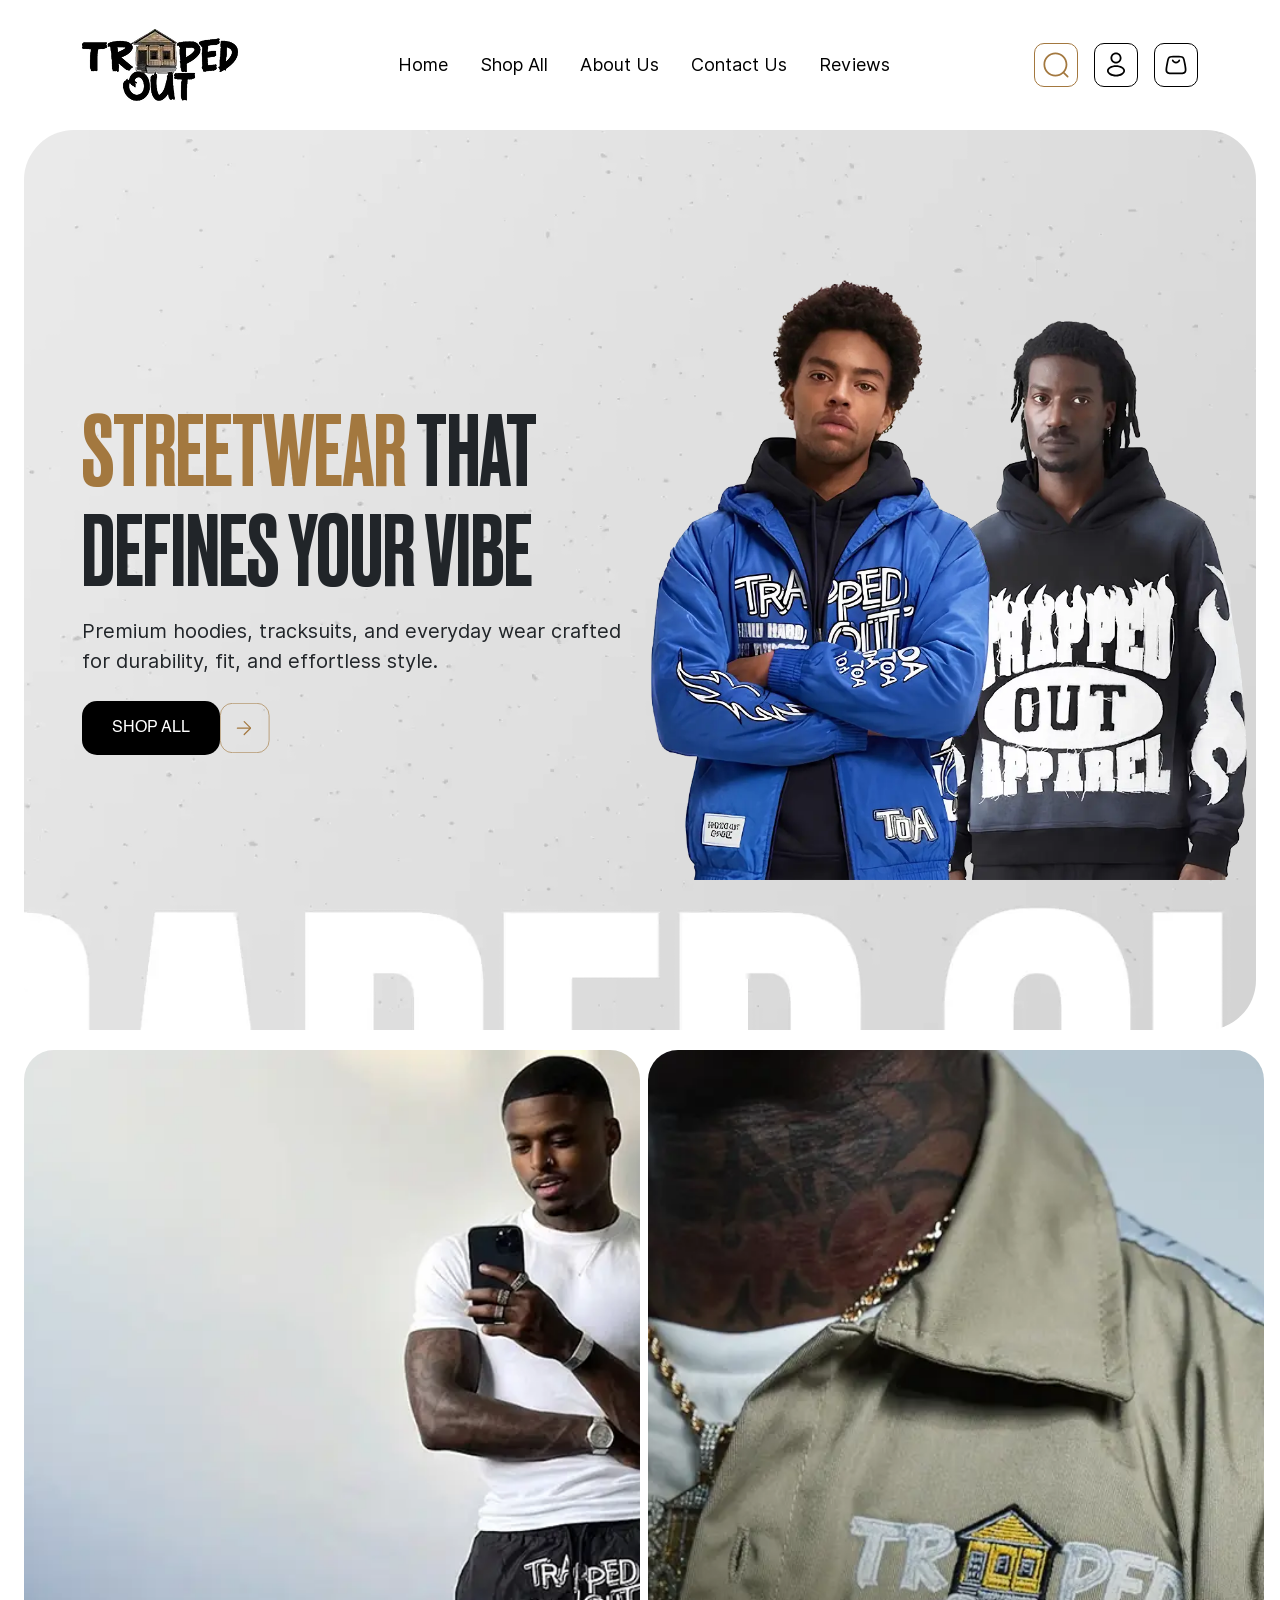
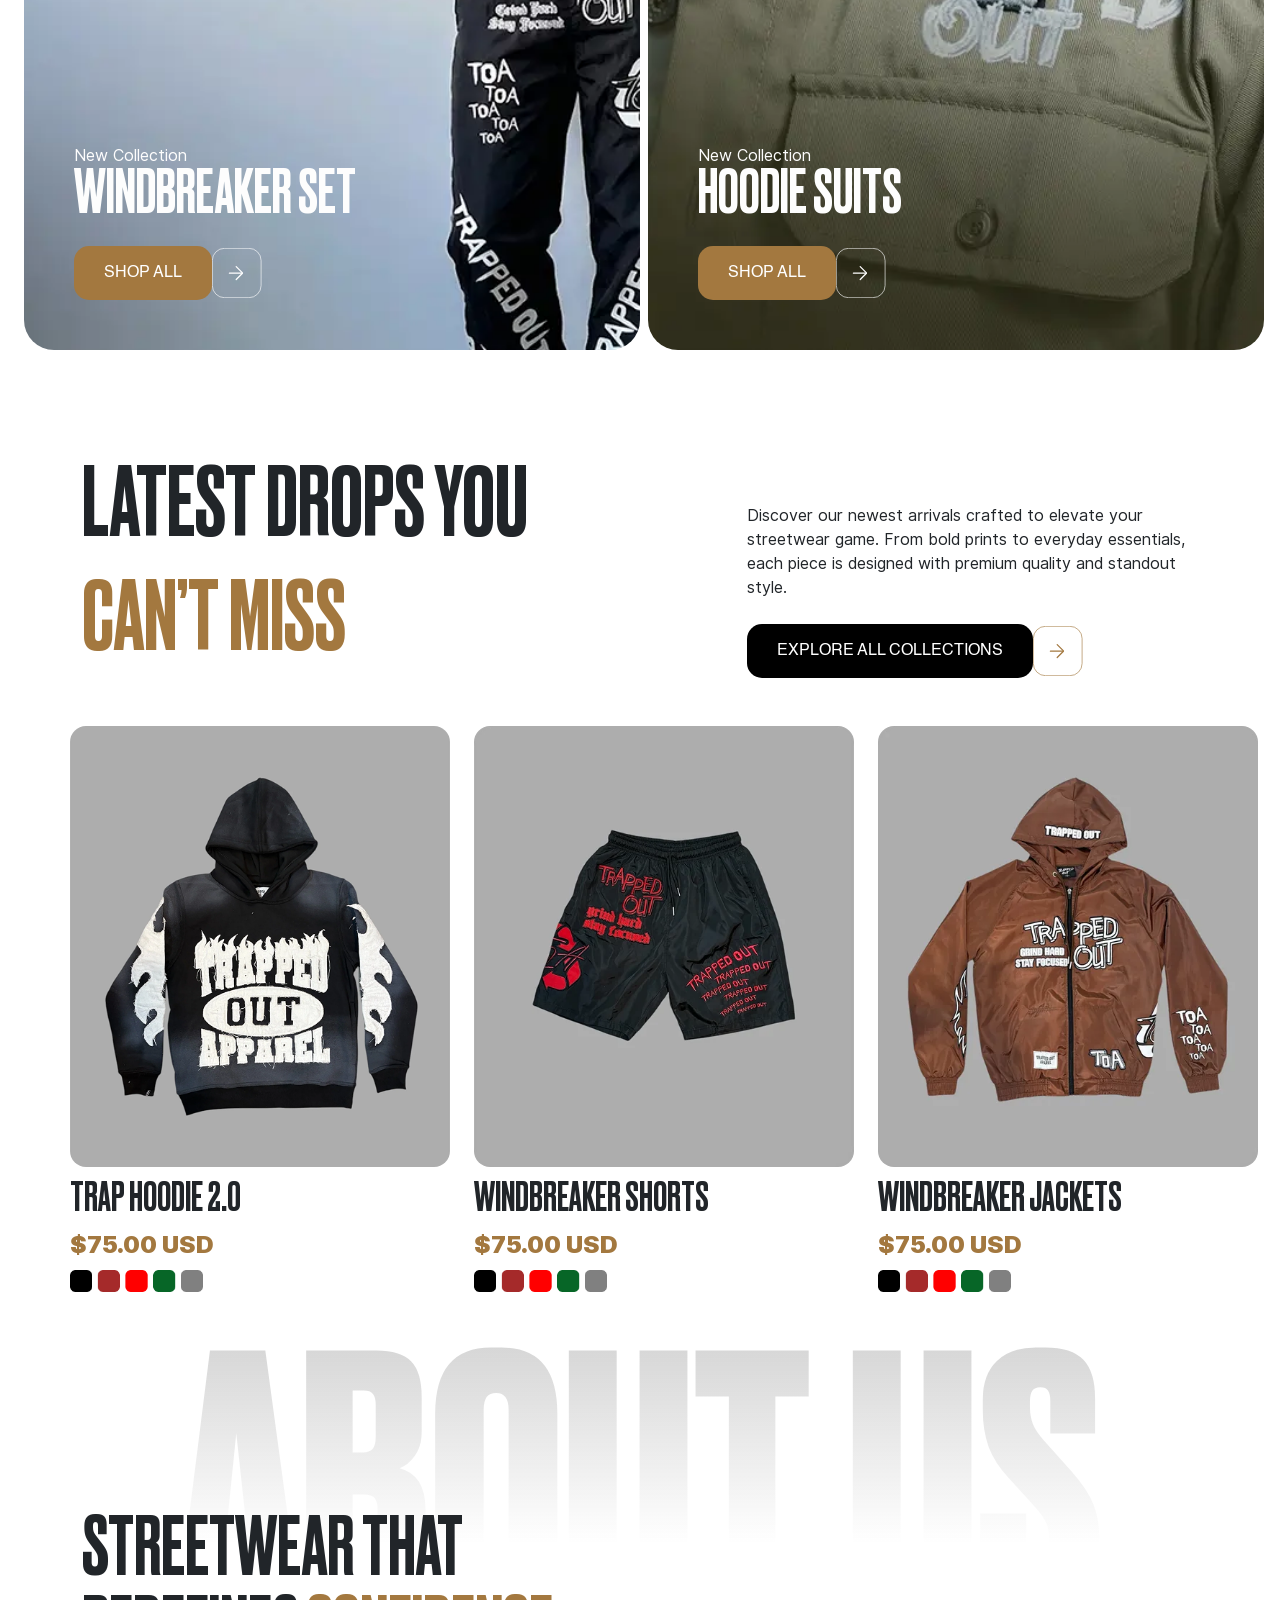
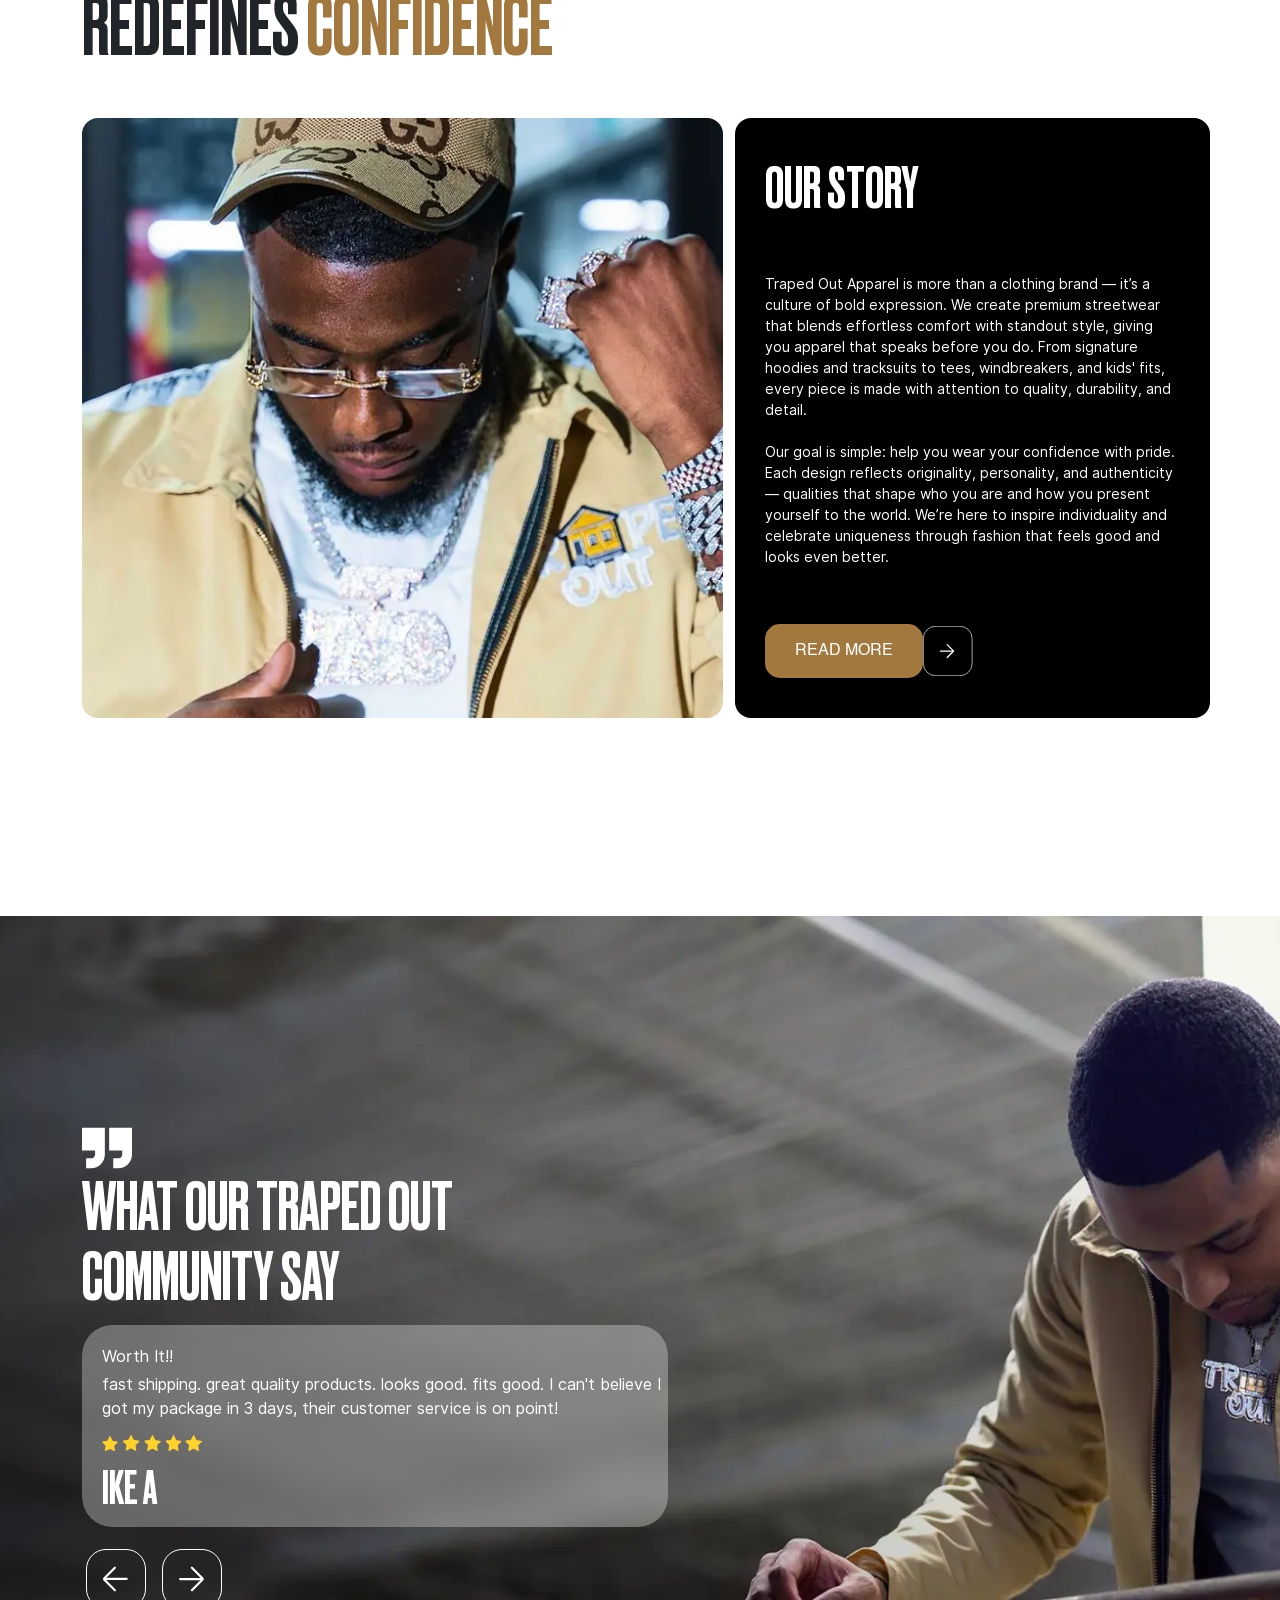
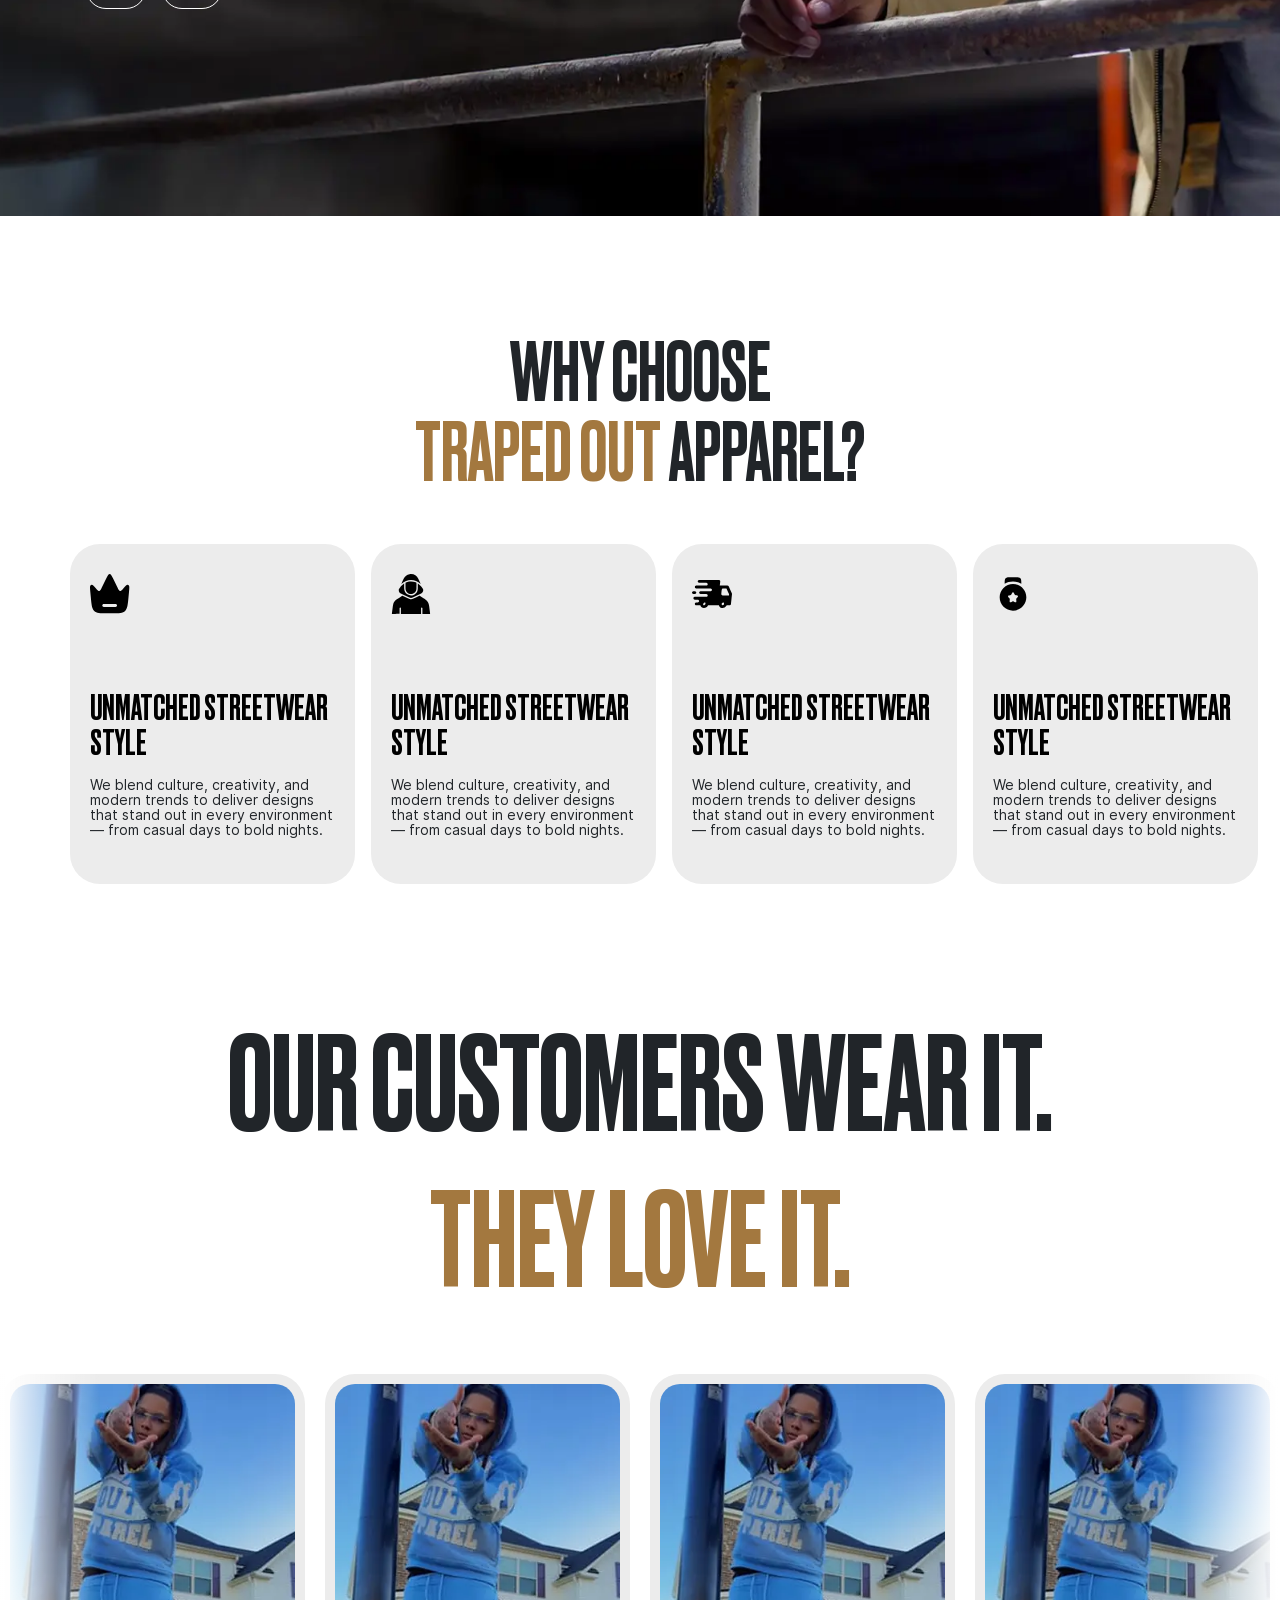
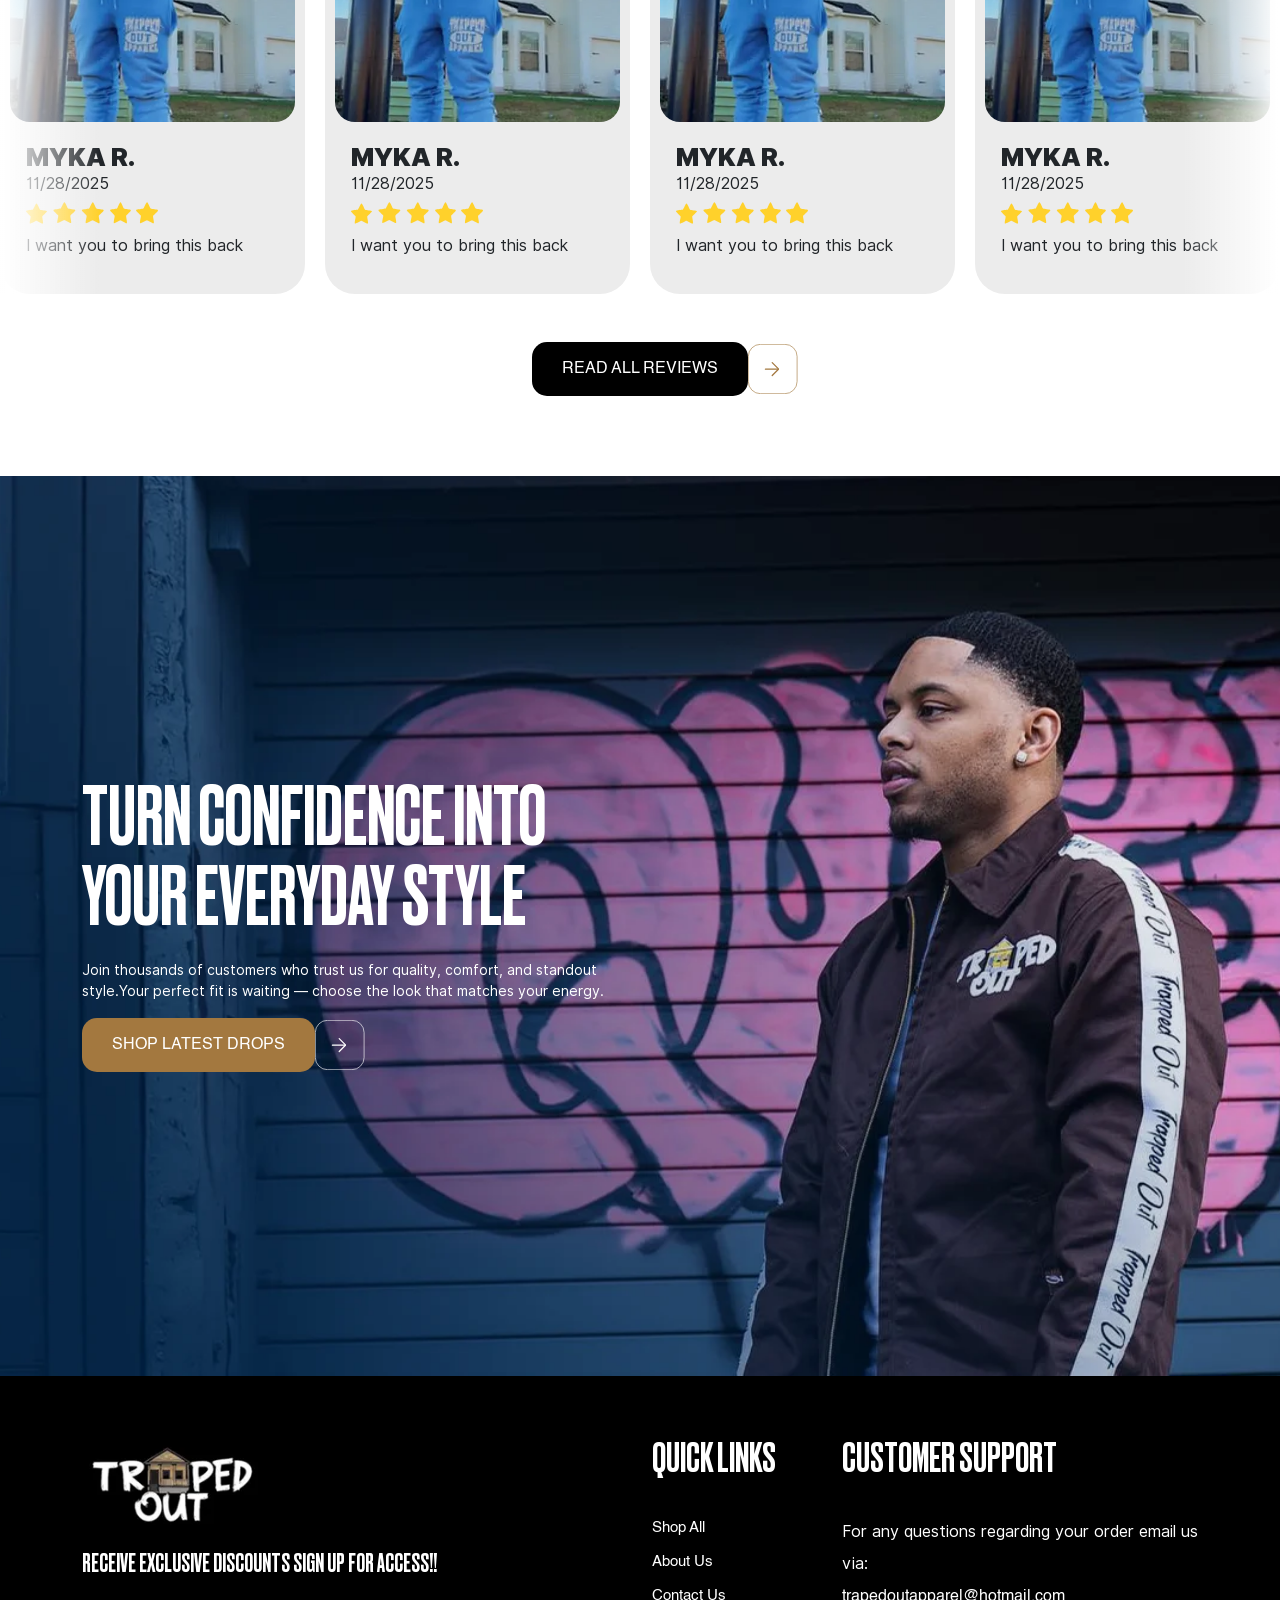
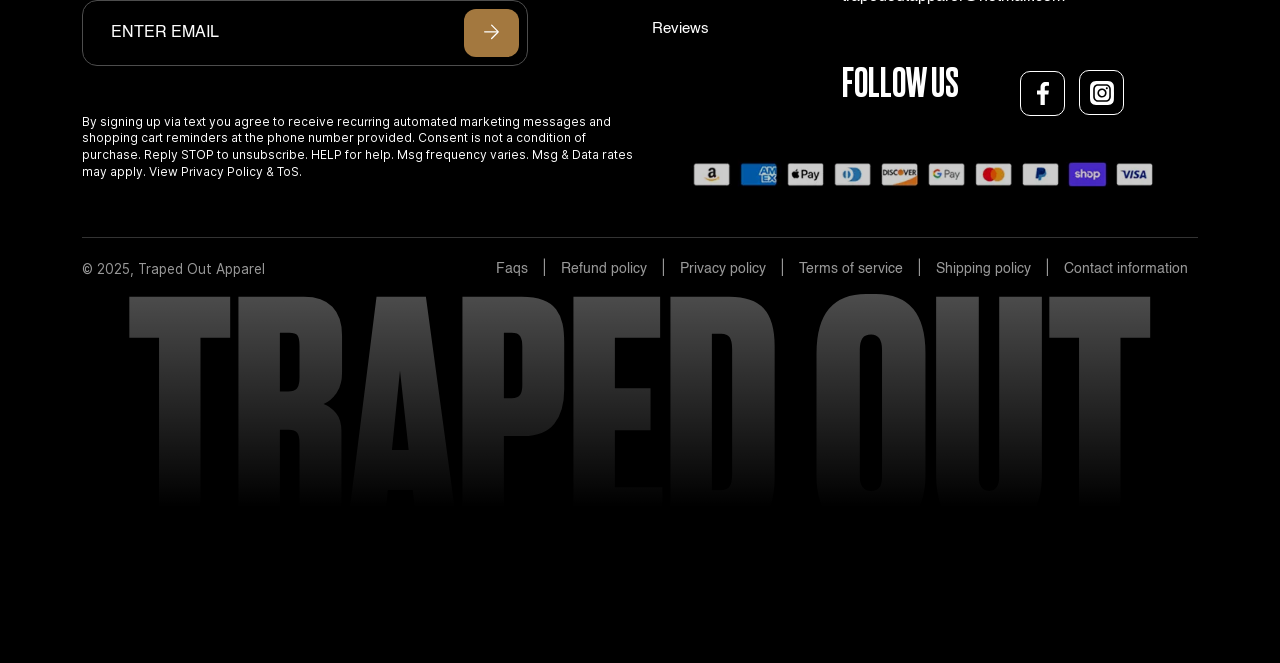
<file: ecom-ui/index.html>
<!DOCTYPE html>
<html lang="en">

<head>
    <meta charset="UTF-8">
    <meta name="viewport" content="width=device-width, initial-scale=1.0">
    <title>Traped Out || Home</title>
    <link rel="stylesheet" href=".//assets/css/bootstrap-min.css">
    <link rel="stylesheet" href=".//assets/css/swiper.css">
    <link rel="stylesheet" href=".//assets/css/style.css">
    <link rel="stylesheet" href=".//assets/css/responsive-style.css">
    <link rel="shortcut icon" href="./assets/images/logo/fav-icon.avif" type="image/x-icon">
</head>

<body>
    <main class="home">
        <!-- header -->
        <nav class="trap-nav navbar navbar-expand-lg my-3">
            <div class="container">
                <!-- <button class="navbar-toggler" type="button" data-bs-toggle="collapse"
                    data-bs-target="#navbarSupportedContent" aria-controls="navbarSupportedContent"
                    aria-expanded="false" aria-label="Toggle navigation">
                    <span class="navbar-toggler-icon"></span>
                </button> -->
                <!-- mobile btn -->
                <button class="navbar-toggler" type="button" data-bs-toggle="offcanvas" data-bs-target="#mobileMenu">
                    <span class="navbar-toggler-icon"></span>
                </button>
                <!-- Desk Logo -->
                <a class="navbar-brand" href="#">
                    <img src="./assets/images/logo/logo.webp" alt="" srcset="" width="156px" height="72px">
                </a>
                <!-- Cart Icon -->
                <div class="cart-Icon-on-mobile">
                    <svg width="28" height="28" viewBox="0 0 28 28" fill="none" xmlns="http://www.w3.org/2000/svg">
                        <path fill-rule="evenodd" clip-rule="evenodd"
                            d="M10.4079 8.50835C10.8635 8.34731 11.3634 8.58612 11.5244 9.04174C11.8852 10.0625 12.8587 10.7917 14.0003 10.7917C15.1419 10.7917 16.1154 10.0625 16.4762 9.04174C16.6372 8.58612 17.1371 8.34731 17.5927 8.50835C18.0484 8.66939 18.2872 9.1693 18.1261 9.62492C17.526 11.323 15.9066 12.5417 14.0003 12.5417C12.094 12.5417 10.4747 11.323 9.87448 9.62492C9.71344 9.1693 9.95225 8.66939 10.4079 8.50835ZM14.4208 6.41667H13.5794C11.6826 6.41667 10.4202 6.41978 9.46404 6.53791C8.556 6.65011 8.13744 6.84516 7.84372 7.08893C7.55 7.3327 7.28114 7.70814 7.00353 8.57996C6.71121 9.49794 6.4755 10.7382 6.12595 12.6025C5.63597 15.2157 5.30747 16.9906 5.24911 18.3276C5.19287 19.6162 5.40881 20.164 5.712 20.5294C6.0152 20.8947 6.51385 21.2079 7.79079 21.3901C9.11556 21.5791 10.9206 21.5833 13.5794 21.5833H14.4208C17.0795 21.5833 18.8846 21.5791 20.2094 21.3901C21.4863 21.2079 21.985 20.8947 22.2882 20.5294C22.5914 20.164 22.8073 19.6162 22.7511 18.3276C22.6927 16.9906 22.3642 15.2157 21.8742 12.6025C21.5247 10.7382 21.2889 9.49794 20.9966 8.57996C20.719 7.70814 20.4502 7.3327 20.1564 7.08893C19.8627 6.84516 19.4442 6.65011 18.5361 6.53791C17.58 6.41978 16.3175 6.41667 14.4208 6.41667ZM6.7261 5.74229C5.43006 6.81792 5.08868 8.6386 4.40592 12.28C3.44584 17.4004 2.96581 19.9606 4.36536 21.647C5.76492 23.3333 8.36975 23.3333 13.5794 23.3333H14.4208C19.6304 23.3333 22.2352 23.3333 23.6348 21.647C25.0344 19.9606 24.5543 17.4004 23.5942 12.28C22.9115 8.6386 22.5701 6.81792 21.2741 5.74229C19.978 4.66667 18.1256 4.66667 14.4208 4.66667H13.5794C9.87457 4.66667 8.02215 4.66667 6.7261 5.74229Z"
                            fill="black" />
                    </svg>
                </div>
                <!-- menu -->
                <!-- <div class="collapse navbar-collapse" id="navbarSupportedContent">
                    <ul class="navbar-nav mx-auto mb-2 mb-lg-0 gap-3">
                        <li class="nav-item">
                            <a class="nav-link active" aria-current="page" href="#">Home</a>
                        </li>
                        <li class="nav-item">
                            <a class="nav-link active" aria-current="page" href="#">Shop All</a>
                        </li>
                        <li class="nav-item">
                            <a class="nav-link active" aria-current="page" href="#">About Us</a>
                        </li>
                        <li class="nav-item">
                            <a class="nav-link active" aria-current="page" href="#">Contact Us</a>
                        </li>
                        <li class="nav-item">
                            <a class="nav-link active" aria-current="page" href="#">Reviews</a>
                        </li>
                    </ul>
                    <div class="Nav-Icons d-flex justify-sm-content-between gap-3">
                        <div class="users search">

                            <svg width="28" height="28" viewBox="0 0 28 28" fill="none"
                                xmlns="http://www.w3.org/2000/svg">
                                <path fill-rule="evenodd" clip-rule="evenodd"
                                    d="M13.4168 3.20833C7.77892 3.20833 3.2085 7.77876 3.2085 13.4167C3.2085 19.0546 7.77892 23.625 13.4168 23.625C19.0547 23.625 23.6252 19.0546 23.6252 13.4167C23.6252 7.77876 19.0547 3.20833 13.4168 3.20833ZM1.4585 13.4167C1.4585 6.81226 6.81242 1.45833 13.4168 1.45833C20.0212 1.45833 25.3752 6.81226 25.3752 13.4167C25.3752 16.4039 24.2798 19.1354 22.4688 21.2312L26.2856 25.0479C26.6273 25.3897 26.6273 25.9437 26.2856 26.2854C25.9438 26.6271 25.3898 26.6271 25.0481 26.2854L21.2314 22.4687C19.1355 24.2796 16.4041 25.375 13.4168 25.375C6.81242 25.375 1.4585 20.0211 1.4585 13.4167Z"
                                    fill="#A3783F" />
                            </svg>

                        </div>
                        <div class="users">
                            <svg width="28" height="28" viewBox="0 0 28 28" fill="none"
                                xmlns="http://www.w3.org/2000/svg">
                                <path fill-rule="evenodd" clip-rule="evenodd"
                                    d="M14.0002 1.45833C10.9396 1.45833 8.4585 3.93942 8.4585 7C8.4585 10.0606 10.9396 12.5417 14.0002 12.5417C17.0607 12.5417 19.5418 10.0606 19.5418 7C19.5418 3.93942 17.0607 1.45833 14.0002 1.45833ZM10.2085 7C10.2085 4.90592 11.9061 3.20833 14.0002 3.20833C16.0942 3.20833 17.7918 4.90592 17.7918 7C17.7918 9.09408 16.0942 10.7917 14.0002 10.7917C11.9061 10.7917 10.2085 9.09408 10.2085 7Z"
                                    fill="black" />
                                <path fill-rule="evenodd" clip-rule="evenodd"
                                    d="M14.0002 14.2917C11.6209 14.2917 9.42393 14.8409 7.79134 15.7738C6.18349 16.6926 4.9585 18.0952 4.9585 19.8333C4.9585 21.5715 6.18349 22.9741 7.79134 23.8929C9.42393 24.8258 11.6209 25.375 14.0002 25.375C16.3794 25.375 18.5764 24.8258 20.209 23.8929C21.8168 22.9741 23.0418 21.5715 23.0418 19.8333C23.0418 18.0952 21.8168 16.6926 20.209 15.7738C18.5764 14.8409 16.3794 14.2917 14.0002 14.2917ZM6.7085 19.8333C6.7085 18.9942 7.31167 18.0634 8.65958 17.2932C9.98273 16.5371 11.8691 16.0417 14.0002 16.0417C16.1313 16.0417 18.0176 16.5371 19.3407 17.2932C20.6887 18.0634 21.2918 18.9942 21.2918 19.8333C21.2918 20.6725 20.6887 21.6032 19.3407 22.3734C18.0176 23.1295 16.1313 23.625 14.0002 23.625C11.8691 23.625 9.98273 23.1295 8.65958 22.3734C7.31167 21.6032 6.7085 20.6725 6.7085 19.8333Z"
                                    fill="black" />
                            </svg>
                        </div>
                        <div class="users cart-ondex">

                            <svg width="28" height="28" viewBox="0 0 28 28" fill="none"
                                xmlns="http://www.w3.org/2000/svg">
                                <path fill-rule="evenodd" clip-rule="evenodd"
                                    d="M10.4079 8.50835C10.8635 8.34731 11.3634 8.58612 11.5244 9.04174C11.8852 10.0625 12.8587 10.7917 14.0003 10.7917C15.1419 10.7917 16.1154 10.0625 16.4762 9.04174C16.6372 8.58612 17.1371 8.34731 17.5927 8.50835C18.0484 8.66939 18.2872 9.1693 18.1261 9.62492C17.526 11.323 15.9066 12.5417 14.0003 12.5417C12.094 12.5417 10.4747 11.323 9.87448 9.62492C9.71344 9.1693 9.95225 8.66939 10.4079 8.50835ZM14.4208 6.41667H13.5794C11.6826 6.41667 10.4202 6.41978 9.46404 6.53791C8.556 6.65011 8.13744 6.84516 7.84372 7.08893C7.55 7.3327 7.28114 7.70814 7.00353 8.57996C6.71121 9.49794 6.4755 10.7382 6.12595 12.6025C5.63597 15.2157 5.30747 16.9906 5.24911 18.3276C5.19287 19.6162 5.40881 20.164 5.712 20.5294C6.0152 20.8947 6.51385 21.2079 7.79079 21.3901C9.11556 21.5791 10.9206 21.5833 13.5794 21.5833H14.4208C17.0795 21.5833 18.8846 21.5791 20.2094 21.3901C21.4863 21.2079 21.985 20.8947 22.2882 20.5294C22.5914 20.164 22.8073 19.6162 22.7511 18.3276C22.6927 16.9906 22.3642 15.2157 21.8742 12.6025C21.5247 10.7382 21.2889 9.49794 20.9966 8.57996C20.719 7.70814 20.4502 7.3327 20.1564 7.08893C19.8627 6.84516 19.4442 6.65011 18.5361 6.53791C17.58 6.41978 16.3175 6.41667 14.4208 6.41667ZM6.7261 5.74229C5.43006 6.81792 5.08868 8.6386 4.40592 12.28C3.44584 17.4004 2.96581 19.9606 4.36536 21.647C5.76492 23.3333 8.36975 23.3333 13.5794 23.3333H14.4208C19.6304 23.3333 22.2352 23.3333 23.6348 21.647C25.0344 19.9606 24.5543 17.4004 23.5942 12.28C22.9115 8.6386 22.5701 6.81792 21.2741 5.74229C19.978 4.66667 18.1256 4.66667 14.4208 4.66667H13.5794C9.87457 4.66667 8.02215 4.66667 6.7261 5.74229Z"
                                    fill="black" />
                            </svg>

                        </div>
                    </div>
                </div> -->


                <div class="offcanvas offcanvas-start" tabindex="-1" id="mobileMenu">
                    <div class="offcanvas-header">
                        <button type="button" class="btn-close" data-bs-dismiss="offcanvas"></button>
                    </div>

                    <div class="offcanvas-body ">
                        <ul class="navbar-nav mx-auto mb-2 mb-lg-0 gap-3">
                            <li class="nav-item">
                                <a class="nav-link active" aria-current="page" href="#">Home</a>
                            </li>
                            <li class="nav-item">
                                <a class="nav-link active" aria-current="page" href="#">Shop All</a>
                            </li>
                            <li class="nav-item">
                                <a class="nav-link active" aria-current="page" href="#">About Us</a>
                            </li>
                            <li class="nav-item">
                                <a class="nav-link active" aria-current="page" href="#">Contact Us</a>
                            </li>
                            <li class="nav-item">
                                <a class="nav-link active" aria-current="page" href="#">Reviews</a>
                            </li>
                        </ul>
                        <div class="Nav-Icons d-flex justify-sm-content-between gap-3">
                            <div class="users search">

                                <svg width="28" height="28" viewBox="0 0 28 28" fill="none"
                                    xmlns="http://www.w3.org/2000/svg">
                                    <path fill-rule="evenodd" clip-rule="evenodd"
                                        d="M13.4168 3.20833C7.77892 3.20833 3.2085 7.77876 3.2085 13.4167C3.2085 19.0546 7.77892 23.625 13.4168 23.625C19.0547 23.625 23.6252 19.0546 23.6252 13.4167C23.6252 7.77876 19.0547 3.20833 13.4168 3.20833ZM1.4585 13.4167C1.4585 6.81226 6.81242 1.45833 13.4168 1.45833C20.0212 1.45833 25.3752 6.81226 25.3752 13.4167C25.3752 16.4039 24.2798 19.1354 22.4688 21.2312L26.2856 25.0479C26.6273 25.3897 26.6273 25.9437 26.2856 26.2854C25.9438 26.6271 25.3898 26.6271 25.0481 26.2854L21.2314 22.4687C19.1355 24.2796 16.4041 25.375 13.4168 25.375C6.81242 25.375 1.4585 20.0211 1.4585 13.4167Z"
                                        fill="#A3783F" />
                                </svg>

                            </div>
                            <div class="users">
                                <svg width="28" height="28" viewBox="0 0 28 28" fill="none"
                                    xmlns="http://www.w3.org/2000/svg">
                                    <path fill-rule="evenodd" clip-rule="evenodd"
                                        d="M14.0002 1.45833C10.9396 1.45833 8.4585 3.93942 8.4585 7C8.4585 10.0606 10.9396 12.5417 14.0002 12.5417C17.0607 12.5417 19.5418 10.0606 19.5418 7C19.5418 3.93942 17.0607 1.45833 14.0002 1.45833ZM10.2085 7C10.2085 4.90592 11.9061 3.20833 14.0002 3.20833C16.0942 3.20833 17.7918 4.90592 17.7918 7C17.7918 9.09408 16.0942 10.7917 14.0002 10.7917C11.9061 10.7917 10.2085 9.09408 10.2085 7Z"
                                        fill="black" />
                                    <path fill-rule="evenodd" clip-rule="evenodd"
                                        d="M14.0002 14.2917C11.6209 14.2917 9.42393 14.8409 7.79134 15.7738C6.18349 16.6926 4.9585 18.0952 4.9585 19.8333C4.9585 21.5715 6.18349 22.9741 7.79134 23.8929C9.42393 24.8258 11.6209 25.375 14.0002 25.375C16.3794 25.375 18.5764 24.8258 20.209 23.8929C21.8168 22.9741 23.0418 21.5715 23.0418 19.8333C23.0418 18.0952 21.8168 16.6926 20.209 15.7738C18.5764 14.8409 16.3794 14.2917 14.0002 14.2917ZM6.7085 19.8333C6.7085 18.9942 7.31167 18.0634 8.65958 17.2932C9.98273 16.5371 11.8691 16.0417 14.0002 16.0417C16.1313 16.0417 18.0176 16.5371 19.3407 17.2932C20.6887 18.0634 21.2918 18.9942 21.2918 19.8333C21.2918 20.6725 20.6887 21.6032 19.3407 22.3734C18.0176 23.1295 16.1313 23.625 14.0002 23.625C11.8691 23.625 9.98273 23.1295 8.65958 22.3734C7.31167 21.6032 6.7085 20.6725 6.7085 19.8333Z"
                                        fill="black" />
                                </svg>
                            </div>
                            <div class="users cart-ondex">

                                <svg width="28" height="28" viewBox="0 0 28 28" fill="none"
                                    xmlns="http://www.w3.org/2000/svg">
                                    <path fill-rule="evenodd" clip-rule="evenodd"
                                        d="M10.4079 8.50835C10.8635 8.34731 11.3634 8.58612 11.5244 9.04174C11.8852 10.0625 12.8587 10.7917 14.0003 10.7917C15.1419 10.7917 16.1154 10.0625 16.4762 9.04174C16.6372 8.58612 17.1371 8.34731 17.5927 8.50835C18.0484 8.66939 18.2872 9.1693 18.1261 9.62492C17.526 11.323 15.9066 12.5417 14.0003 12.5417C12.094 12.5417 10.4747 11.323 9.87448 9.62492C9.71344 9.1693 9.95225 8.66939 10.4079 8.50835ZM14.4208 6.41667H13.5794C11.6826 6.41667 10.4202 6.41978 9.46404 6.53791C8.556 6.65011 8.13744 6.84516 7.84372 7.08893C7.55 7.3327 7.28114 7.70814 7.00353 8.57996C6.71121 9.49794 6.4755 10.7382 6.12595 12.6025C5.63597 15.2157 5.30747 16.9906 5.24911 18.3276C5.19287 19.6162 5.40881 20.164 5.712 20.5294C6.0152 20.8947 6.51385 21.2079 7.79079 21.3901C9.11556 21.5791 10.9206 21.5833 13.5794 21.5833H14.4208C17.0795 21.5833 18.8846 21.5791 20.2094 21.3901C21.4863 21.2079 21.985 20.8947 22.2882 20.5294C22.5914 20.164 22.8073 19.6162 22.7511 18.3276C22.6927 16.9906 22.3642 15.2157 21.8742 12.6025C21.5247 10.7382 21.2889 9.49794 20.9966 8.57996C20.719 7.70814 20.4502 7.3327 20.1564 7.08893C19.8627 6.84516 19.4442 6.65011 18.5361 6.53791C17.58 6.41978 16.3175 6.41667 14.4208 6.41667ZM6.7261 5.74229C5.43006 6.81792 5.08868 8.6386 4.40592 12.28C3.44584 17.4004 2.96581 19.9606 4.36536 21.647C5.76492 23.3333 8.36975 23.3333 13.5794 23.3333H14.4208C19.6304 23.3333 22.2352 23.3333 23.6348 21.647C25.0344 19.9606 24.5543 17.4004 23.5942 12.28C22.9115 8.6386 22.5701 6.81792 21.2741 5.74229C19.978 4.66667 18.1256 4.66667 14.4208 4.66667H13.5794C9.87457 4.66667 8.02215 4.66667 6.7261 5.74229Z"
                                        fill="black" />
                                </svg>

                            </div>
                        </div>
                    </div>
                </div>
            </div>
        </nav>
        <!-- header end -->
        <!-- Hero Section Start -->
        <section class="trap-hero vh-100 position-relative mx-4 overflow-hidden"
            style="background: url(./assets/images/hero-back.webp) center / cover no-repeat;">
            <div class="hero-wrapper container h-100 d-flex align-items-center">
                <div class="content w-50">
                    <h1><span>Streetwear</span> That Defines Your Vibe</h1>
                    <p class="mb-4 mt-3">Premium hoodies, tracksuits, and everyday wear crafted for durability, fit, and
                        effortless style.</p>
                    <a href="/all/product.html" class="trap-btn">Shop All</a>
                </div>
            </div>
            <div class="image abs-center w-50">
                <img src="./assets/images/hero-banner-image.webp" alt="heroImage" class="img-fluid">
            </div>
        </section>
        <!-- Hero Section End -->
        <!-- Collection Section End -->
        <section class="trap-collection vh-100">
            <div class="trap-collection-wrapper row mx-4 gap-md-2 flex-nowrap h-100 flex-column flex-md-row">
                <div class="trap-collection-box box-2 col-md-6 d-flex flex-column align-items-start justify-content-end mb-2 mb-md-0"
                    style="background: url('./assets/images/collection (1).webp') center / cover no-repeat;">
                    <p>New Collection</p>
                    <h2>Windbreaker Set</h2>
                    <a href="#" class="trap-btn trap-2-btn mt-2">Shop All</a>
                </div>
                <div class="trap-collection-box box-2 col-md-6 d-flex flex-column align-items-start justify-content-end mb-2 mb-md-0"
                    style="background: url('./assets/images/collection (2).webp') center / cover no-repeat;">
                    <p>New Collection</p>
                    <h2>Hoodie Suits</h2>
                    <a href="#" class="trap-btn trap-2-btn mt-2">Shop All</a>
                </div>
            </div>
        </section>
        <!-- Collection Section End -->
        <!-- Feature Product Section Start -->
        <section class="trap-feature-product ">
            <div class="container">
                <div class="content row align-items-end justify-content-between">
                    <h2 class="col-md-6">Latest Drops You <span>Can’t Miss</span></h2>
                    <div class="pera col-md-5">
                        <p class="mb-4">Discover our newest arrivals crafted to elevate your streetwear game. From bold
                            prints to everyday essentials, each piece is designed with premium quality and standout
                            style.
                        </p>
                        <a href="#" class="trap-btn d-inline-block">Explore All Collections</a>
                    </div>
                </div>
                <div
                    class="product-card row justify-sm-content-between mt-md-5 flex-nowrap gap-4 flex-column flex-sm-row">
                    <div class="product product1 col-sm-4">
                        <img src="./assets/images/productImag.png" alt="Feature" class="img-fluid mb-2 rounded-4"
                            style="background: #adadad;">
                        <div class="info">
                            <h1>trap hoodie 2.0</h1>
                            <h4 class="price">$75.00 USD</h4>
                            <img src="./assets/images/varients.png" alt="varients" class="verient-image">
                        </div>
                    </div>
                    <div class="product product1 col-sm-4">
                        <img src="./assets/images/feature1 (1).webp" alt="Feature" class="img-fluid mb-2 rounded-4"
                            style="background: #adadad;">
                        <div class="info">
                            <h1>Windbreaker Shorts</h1>
                            <h4 class="price">$75.00 USD</h4>
                            <img src="./assets/images/varients.png" alt="varients" class="verient-image">
                        </div>
                    </div>
                    <div class="product product1 col-sm-4">
                        <img src="./assets/images/feature1 (2).webp" alt="Feature" class="img-fluid mb-2 rounded-4"
                            style="background: #adadad;">
                        <div class="info">
                            <h1>Windbreaker Jackets</h1>
                            <h4 class="price">$75.00 USD</h4>
                            <img src="./assets/images/varients.png" alt="varients" class="verient-image">
                        </div>
                    </div>
                </div>
            </div>
        </section>
        <!-- Feature Product Section End -->
        <!-- GRADIENT Heading Section START -->
        <section class="gradient-heading">
            <div class="container text-center">
                <h1>about us</h1>
            </div>
        </section>
        <!-- GRADIENT Heading Section End -->
        <!-- Streetwear Section START -->
        <section class="streetwear-section my-5">
            <div class="container">
                <h1 class="w-50 mb-5">Streetwear That Redefines <span>Confidence</span></h1>
                <div class="row flex-lg-nowrap">
                    <div class="col-md-6 col-lg-7 image">
                        <img src="./assets/images/Streetwear.webp" alt="Streetwear" width="100%" height="600px"
                            class="object-fit-cover rounded-4">
                    </div>
                    <div
                        class="col-md-6 col-lg-5 bg-black text-white rounded-4 p-3 content mt-2 mt-md-0 d-flex flex-column align-items-start justify-content-between">
                        <h2 class="mb-3">our story</h2>
                        <p class="mb-4">Traped Out Apparel is more than a clothing brand — it’s a culture of bold
                            expression. We create
                            premium streetwear that blends effortless comfort with standout style, giving you apparel
                            that
                            speaks before you do. From signature hoodies and tracksuits to tees, windbreakers, and kids'
                            fits, every piece is made with attention to quality, durability, and detail.
                            <br><br>
                            Our goal is simple: help you wear your confidence with pride. Each design reflects
                            originality,
                            personality, and authenticity — qualities that shape who you are and how you present
                            yourself to
                            the world. We’re here to inspire individuality and celebrate uniqueness through fashion that
                            feels good and looks even better.
                        </p>
                        <a href="#" class="trap-btn trap-2-btn d-inline-block">Read More</a>
                    </div>
                </div>
            </div>
        </section>
        <!-- Streetwear Section End   -->
        <!-- What Slider Section Start   -->
        <section class="what-slider my-5 vh-100"
            style="background: url(./assets/images/trapslider.webp) center / cover no-repeat;">
            <div class="container text-white h-100 position-relative">
                <div
                    class="trap-slider-wrapper w-75 h-100 d-flex flex-column align-items-start justify-content-center gap-4">
                    <svg width="70" height="70" viewBox="0 0 95 77" fill="none" xmlns="http://www.w3.org/2000/svg"
                        class="whatQuots">
                        <path
                            d="M0 43.418H24.8633V50.671C24.8633 54.8146 21.4923 58.1856 17.3486 58.1856H7.79297V76.7403H17.3486C31.7234 76.7403 43.418 65.0458 43.418 50.671V0H0V43.418Z"
                            fill="#ffffff" />
                        <path
                            d="M51.582 0V43.418H76.4453V50.671C76.4453 54.8146 73.0743 58.1856 68.9307 58.1856H59.375V76.7403H68.9307C83.3055 76.7403 95 65.0458 95 50.671V0L51.582 0Z"
                            fill="#ffffff" />
                    </svg>
                    <h2>What Our Traped Out Community Say</h2>
                    <div class="swiper whatslider ms-0">
                        <div class="swiper-wrapper">
                            <div class="swiper-slide d-flex flex-column align-items-start text-start gap-1">
                                <p>Worth It!!</p>
                                <p class="pb-2"> fast shipping. great quality products. looks good. fits good. I can't
                                    believe I got my
                                    package in 3 days, their customer service is on point!
                                </p>

                                <svg width="158" height="26" viewBox="0 0 158 26" fill="none" class="mb-2"
                                    xmlns="http://www.w3.org/2000/svg">
                                    <path
                                        d="M20.1853 25.5624C19.292 26.1995 13.5605 22.1609 12.4628 22.1521C11.3651 22.1433 5.56906 26.0889 4.68623 25.4375C3.80341 24.7861 5.87889 18.0953 5.54814 17.0502C5.21738 16.0051 -0.331948 11.7202 0.0156656 10.6805C0.363356 9.64083 7.37756 9.54427 8.27082 8.90716C9.16407 8.27014 11.5305 1.67627 12.6283 1.68507C13.7259 1.69394 15.9854 8.32508 16.8682 8.97649C17.751 9.62783 24.7629 9.83749 25.0937 10.8826C25.4244 11.9277 19.8067 16.1226 19.459 17.1623C19.1114 18.2019 21.0785 24.9253 20.1853 25.5624Z"
                                        fill="#FFD12B" />
                                    <path
                                        d="M53.8958 24.9611C52.9608 25.6272 46.961 21.4053 45.8119 21.396C44.6628 21.3868 38.5956 25.5116 37.6714 24.8306C36.7473 24.1496 38.9199 17.1551 38.5737 16.0625C38.2274 14.97 32.4184 10.4906 32.7823 9.40376C33.1462 8.31689 40.4887 8.21594 41.4238 7.54992C42.3588 6.88398 44.836 -0.00919001 45.9851 9.19915e-06C47.1341 0.0092884 49.4994 6.94141 50.4235 7.62239C51.3477 8.30329 58.6877 8.52247 59.034 9.61502C59.3802 10.7076 53.4995 15.0929 53.1356 16.1797C52.7717 17.2666 54.8309 24.2951 53.8958 24.9611Z"
                                        fill="#FFD12B" />
                                    <path
                                        d="M87.866 25.3096C86.931 25.9845 80.9312 21.7064 79.7822 21.697C78.6331 21.6877 72.5658 25.8674 71.6416 25.1774C70.7175 24.4873 72.8901 17.3996 72.5439 16.2926C72.1976 15.1855 66.3886 10.6464 66.7525 9.5451C67.1164 8.44376 74.4589 8.34146 75.394 7.66657C76.329 6.99176 78.8062 0.0068009 79.9554 0.0161226C81.1044 0.0255254 83.4696 7.04996 84.3937 7.74001C85.3179 8.42998 92.6579 8.65208 93.0042 9.75917C93.3504 10.8663 87.4697 15.31 87.1058 16.4113C86.7419 17.5126 88.8011 24.6348 87.866 25.3096Z"
                                        fill="#FFD12B" />
                                    <path
                                        d="M120.63 25.3096C119.745 25.9845 114.061 21.7064 112.972 21.697C111.883 21.6877 106.135 25.8674 105.26 25.1774C104.384 24.4873 106.443 17.3996 106.115 16.2926C105.787 15.1855 100.283 10.6464 100.628 9.5451C100.973 8.44376 107.929 8.34146 108.815 7.66657C109.701 6.99176 112.047 0.0068009 113.136 0.0161226C114.225 0.0255254 116.465 7.04996 117.341 7.74001C118.216 8.42998 125.17 8.65208 125.498 9.75917C125.826 10.8663 120.255 15.31 119.91 16.4113C119.565 17.5126 121.516 24.6348 120.63 25.3096Z"
                                        fill="#FFD12B" />
                                    <path
                                        d="M152.847 25.3096C151.912 25.9845 145.912 21.7064 144.763 21.697C143.614 21.6877 137.547 25.8674 136.623 25.1774C135.699 24.4873 137.871 17.3996 137.525 16.2926C137.179 15.1855 131.37 10.6464 131.734 9.5451C132.098 8.44376 139.44 8.34146 140.375 7.66657C141.31 6.99176 143.787 0.0068009 144.937 0.0161226C146.086 0.0255254 148.451 7.04996 149.375 7.74001C150.299 8.42998 157.639 8.65208 157.985 9.75917C158.332 10.8663 152.451 15.31 152.087 16.4113C151.723 17.5126 153.782 24.6348 152.847 25.3096Z"
                                        fill="#FFD12B" />
                                </svg>
                                <h3>Ike A</h3>
                            </div>
                            <div class="swiper-slide gap-2">
                                <p>Worth It!!</p>
                                <p> fast shipping. great quality products. looks good. fits good. I can't believe I got
                                    my
                                    package in 3 days, their customer service is on point!
                                </p>

                                <svg width="158" height="26" viewBox="0 0 158 26" fill="none"
                                    xmlns="http://www.w3.org/2000/svg">
                                    <path
                                        d="M20.1853 25.5624C19.292 26.1995 13.5605 22.1609 12.4628 22.1521C11.3651 22.1433 5.56906 26.0889 4.68623 25.4375C3.80341 24.7861 5.87889 18.0953 5.54814 17.0502C5.21738 16.0051 -0.331948 11.7202 0.0156656 10.6805C0.363356 9.64083 7.37756 9.54427 8.27082 8.90716C9.16407 8.27014 11.5305 1.67627 12.6283 1.68507C13.7259 1.69394 15.9854 8.32508 16.8682 8.97649C17.751 9.62783 24.7629 9.83749 25.0937 10.8826C25.4244 11.9277 19.8067 16.1226 19.459 17.1623C19.1114 18.2019 21.0785 24.9253 20.1853 25.5624Z"
                                        fill="#FFD12B" />
                                    <path
                                        d="M53.8958 24.9611C52.9608 25.6272 46.961 21.4053 45.8119 21.396C44.6628 21.3868 38.5956 25.5116 37.6714 24.8306C36.7473 24.1496 38.9199 17.1551 38.5737 16.0625C38.2274 14.97 32.4184 10.4906 32.7823 9.40376C33.1462 8.31689 40.4887 8.21594 41.4238 7.54992C42.3588 6.88398 44.836 -0.00919001 45.9851 9.19915e-06C47.1341 0.0092884 49.4994 6.94141 50.4235 7.62239C51.3477 8.30329 58.6877 8.52247 59.034 9.61502C59.3802 10.7076 53.4995 15.0929 53.1356 16.1797C52.7717 17.2666 54.8309 24.2951 53.8958 24.9611Z"
                                        fill="#FFD12B" />
                                    <path
                                        d="M87.866 25.3096C86.931 25.9845 80.9312 21.7064 79.7822 21.697C78.6331 21.6877 72.5658 25.8674 71.6416 25.1774C70.7175 24.4873 72.8901 17.3996 72.5439 16.2926C72.1976 15.1855 66.3886 10.6464 66.7525 9.5451C67.1164 8.44376 74.4589 8.34146 75.394 7.66657C76.329 6.99176 78.8062 0.0068009 79.9554 0.0161226C81.1044 0.0255254 83.4696 7.04996 84.3937 7.74001C85.3179 8.42998 92.6579 8.65208 93.0042 9.75917C93.3504 10.8663 87.4697 15.31 87.1058 16.4113C86.7419 17.5126 88.8011 24.6348 87.866 25.3096Z"
                                        fill="#FFD12B" />
                                </svg>
                                <h3>William A.</h3>
                            </div>
                            <div class="swiper-slide gap-2">
                                <p>Worth It!!</p>
                                <p> fast shipping. great quality products. looks good. fits good. I can't believe I got
                                    my
                                    package in 3 days, their customer service is on point!
                                </p>

                                <svg width="158" height="26" viewBox="0 0 158 26" fill="none"
                                    xmlns="http://www.w3.org/2000/svg">
                                    <path
                                        d="M20.1853 25.5624C19.292 26.1995 13.5605 22.1609 12.4628 22.1521C11.3651 22.1433 5.56906 26.0889 4.68623 25.4375C3.80341 24.7861 5.87889 18.0953 5.54814 17.0502C5.21738 16.0051 -0.331948 11.7202 0.0156656 10.6805C0.363356 9.64083 7.37756 9.54427 8.27082 8.90716C9.16407 8.27014 11.5305 1.67627 12.6283 1.68507C13.7259 1.69394 15.9854 8.32508 16.8682 8.97649C17.751 9.62783 24.7629 9.83749 25.0937 10.8826C25.4244 11.9277 19.8067 16.1226 19.459 17.1623C19.1114 18.2019 21.0785 24.9253 20.1853 25.5624Z"
                                        fill="#FFD12B" />
                                    <path
                                        d="M53.8958 24.9611C52.9608 25.6272 46.961 21.4053 45.8119 21.396C44.6628 21.3868 38.5956 25.5116 37.6714 24.8306C36.7473 24.1496 38.9199 17.1551 38.5737 16.0625C38.2274 14.97 32.4184 10.4906 32.7823 9.40376C33.1462 8.31689 40.4887 8.21594 41.4238 7.54992C42.3588 6.88398 44.836 -0.00919001 45.9851 9.19915e-06C47.1341 0.0092884 49.4994 6.94141 50.4235 7.62239C51.3477 8.30329 58.6877 8.52247 59.034 9.61502C59.3802 10.7076 53.4995 15.0929 53.1356 16.1797C52.7717 17.2666 54.8309 24.2951 53.8958 24.9611Z"
                                        fill="#FFD12B" />
                                    <path
                                        d="M87.866 25.3096C86.931 25.9845 80.9312 21.7064 79.7822 21.697C78.6331 21.6877 72.5658 25.8674 71.6416 25.1774C70.7175 24.4873 72.8901 17.3996 72.5439 16.2926C72.1976 15.1855 66.3886 10.6464 66.7525 9.5451C67.1164 8.44376 74.4589 8.34146 75.394 7.66657C76.329 6.99176 78.8062 0.0068009 79.9554 0.0161226C81.1044 0.0255254 83.4696 7.04996 84.3937 7.74001C85.3179 8.42998 92.6579 8.65208 93.0042 9.75917C93.3504 10.8663 87.4697 15.31 87.1058 16.4113C86.7419 17.5126 88.8011 24.6348 87.866 25.3096Z"
                                        fill="#FFD12B" />
                                    <path
                                        d="M120.63 25.3096C119.745 25.9845 114.061 21.7064 112.972 21.697C111.883 21.6877 106.135 25.8674 105.26 25.1774C104.384 24.4873 106.443 17.3996 106.115 16.2926C105.787 15.1855 100.283 10.6464 100.628 9.5451C100.973 8.44376 107.929 8.34146 108.815 7.66657C109.701 6.99176 112.047 0.0068009 113.136 0.0161226C114.225 0.0255254 116.465 7.04996 117.341 7.74001C118.216 8.42998 125.17 8.65208 125.498 9.75917C125.826 10.8663 120.255 15.31 119.91 16.4113C119.565 17.5126 121.516 24.6348 120.63 25.3096Z"
                                        fill="#FFD12B" />
                                    <path
                                        d="M152.847 25.3096C151.912 25.9845 145.912 21.7064 144.763 21.697C143.614 21.6877 137.547 25.8674 136.623 25.1774C135.699 24.4873 137.871 17.3996 137.525 16.2926C137.179 15.1855 131.37 10.6464 131.734 9.5451C132.098 8.44376 139.44 8.34146 140.375 7.66657C141.31 6.99176 143.787 0.0068009 144.937 0.0161226C146.086 0.0255254 148.451 7.04996 149.375 7.74001C150.299 8.42998 157.639 8.65208 157.985 9.75917C158.332 10.8663 152.451 15.31 152.087 16.4113C151.723 17.5126 153.782 24.6348 152.847 25.3096Z"
                                        fill="#FFD12B" />
                                </svg>
                                <h3>James M</h3>
                            </div>
                        </div>
                    </div>
                    <div class="btngrp d-flex align-items-center justify-content-start gap-4 w-100">
                        <div class="swiper-button-prev">

                            <svg width="20" height="19" viewBox="0 0 20 19" fill="none"
                                xmlns="http://www.w3.org/2000/svg">
                                <path d="M18.2041 9.40234L1.14269 9.40234" stroke="white" stroke-width="1.67442"
                                    stroke-linecap="round" />
                                <path
                                    d="M9.11914 18.0947L1.08232 10.0579C0.755371 9.73096 0.755371 9.20086 1.08232 8.87391L9.11914 0.837095"
                                    stroke="white" stroke-width="1.67442" stroke-linecap="round" />
                            </svg>

                        </div>
                        <div class="swiper-button-next">


                            <svg width="20" height="19" viewBox="0 0 20 19" fill="none"
                                xmlns="http://www.w3.org/2000/svg">
                                <path d="M0.837158 9.53027H17.8986" stroke="white" stroke-width="1.67442"
                                    stroke-linecap="round" />
                                <path
                                    d="M9.92212 0.837402L17.9589 8.87422C18.2859 9.20117 18.2859 9.73126 17.9589 10.0582L9.92212 18.095"
                                    stroke="white" stroke-width="1.67442" stroke-linecap="round" />
                            </svg>


                        </div>
                    </div>
                </div>
            </div>
        </section>
        <!-- What Slider Section End   -->
        <!-- why choose card Section start   -->
        <section class="why-choose-card my-5">
            <div class="container">
                <h2 class="text-center">Why Choose <br> <span>Traped Out</span> Apparel?</h2>
                <div class="row gap-3 flex-wrap flex-lg-nowrap mt-5">
                    <div class="col-md-3 why-card d-flex flex-column align-items-start gap-4 justify-content-between">
                        <div class="icon">

                            <svg width="39" height="39" viewBox="0 0 39 39" fill="none"
                                xmlns="http://www.w3.org/2000/svg">
                                <path fill-rule="evenodd" clip-rule="evenodd"
                                    d="M38.0232 17.4921L37.5839 22.1597C36.8601 29.8505 36.4982 33.6959 34.2315 36.0146C31.9648 38.3333 28.5676 38.3333 21.7732 38.3333H16.5601C9.76573 38.3333 6.36853 38.3333 4.10185 36.0146C1.83517 33.6959 1.47325 29.8505 0.749421 22.1596L0.310131 17.4921C-0.0348831 13.8263 -0.20739 11.9933 0.419722 11.2356C0.758959 10.8258 1.22026 10.5746 1.71347 10.5313C2.62523 10.4512 3.77024 11.7547 6.06025 14.3617C7.24455 15.7099 7.83671 16.3841 8.4973 16.4884C8.86332 16.5463 9.23626 16.4868 9.57424 16.3167C10.1842 16.0098 10.5909 15.1764 11.4043 13.5097L15.6916 4.72431C17.2286 1.57477 17.9971 0 19.1667 0C20.3362 0 21.1047 1.57477 22.6417 4.7243L26.929 13.5096C27.7424 15.1764 28.1491 16.0098 28.7591 16.3167C29.0971 16.4868 29.47 16.5463 29.836 16.4884C30.4966 16.3841 31.0888 15.7099 32.2731 14.3617C34.5631 11.7547 35.7081 10.4512 36.6199 10.5313C37.1131 10.5746 37.5744 10.8258 37.9136 11.2356C38.5407 11.9933 38.3682 13.8263 38.0232 17.4921ZM11.9792 30.6667C11.9792 29.8728 12.6228 29.2292 13.4167 29.2292H24.9167C25.7106 29.2292 26.3542 29.8728 26.3542 30.6667C26.3542 31.4606 25.7106 32.1042 24.9167 32.1042H13.4167C12.6228 32.1042 11.9792 31.4606 11.9792 30.6667Z"
                                    fill="black" />
                            </svg>
                        </div>
                        <div class="content">
                            <h3 class="mb-3">Unmatched Streetwear Style</h3>
                            <p>We blend culture, creativity, and modern trends to deliver designs that stand out in
                                every
                                environment — from casual days to bold nights.</p>
                        </div>
                    </div>
                    <div class="col-md-3 why-card d-flex flex-column align-items-start gap-4 justify-content-between">
                        <div class="icon">
                            <svg width="44" height="46" viewBox="0 0 44 46" fill="none"
                                xmlns="http://www.w3.org/2000/svg">
                                <path
                                    d="M43.9986 45.9434C41.0429 45.9434 38.1224 45.9434 35.1464 45.9434C35.1356 45.7019 35.118 45.4823 35.1166 45.2614C35.1139 43.4089 35.1153 41.5564 35.1139 39.7038C35.1139 39.5213 35.1247 39.3333 35.0869 39.1577C35.0057 38.7844 34.6375 38.4976 34.3073 38.5169C33.9663 38.5374 33.6577 38.8476 33.6131 39.2373C33.5928 39.4184 33.5995 39.6023 33.5995 39.7848C33.5982 41.5687 33.5995 43.3526 33.5995 45.1365C33.5995 45.3849 33.5995 45.6319 33.5995 45.8638C33.0677 46.0093 11.4019 46.0532 10.4289 45.9146C10.4181 45.6909 10.3951 45.4494 10.3951 45.2092C10.3923 43.402 10.3937 41.5961 10.3923 39.7889C10.3923 39.6064 10.3991 39.4212 10.3802 39.24C10.3369 38.8503 10.0324 38.5374 9.68996 38.5141C9.35839 38.4908 8.98757 38.7762 8.90637 39.1495C8.86848 39.3251 8.87931 39.5131 8.87795 39.6956C8.8766 41.5248 8.8766 43.3554 8.8766 45.1845C8.8766 45.411 8.8766 45.6388 8.8766 45.8514C8.35962 46.0134 0.734867 46.0449 0 45.894C0.125861 44.7907 0.244956 43.6833 0.381644 42.5787C0.541339 41.2874 0.709153 39.9975 0.887795 38.7103C1.04749 37.559 1.16929 36.3981 1.41154 35.2633C1.93529 32.807 3.28593 30.8667 5.30647 29.4533C7.49348 27.9232 9.7468 26.4892 11.9717 25.0141C12.0082 24.9908 12.0543 24.9812 12.1246 24.9551C14.1993 25.9513 16.2956 26.953 18.3866 27.9644C19.2811 28.3966 20.173 28.8124 21.1799 28.9373C22.4967 29.0992 23.7377 28.8797 24.9259 28.3143C27.1468 27.2563 29.3636 26.1915 31.583 25.1294C31.7035 25.0717 31.828 25.0251 31.9742 24.9647C33.4439 25.9403 34.9136 26.916 36.382 27.893C37.0979 28.3692 37.8206 28.8358 38.5244 29.3284C41.0876 31.1233 42.5032 33.6043 42.8618 36.7371C43.0851 38.687 43.3653 40.6301 43.6102 42.5773C43.7483 43.6833 43.866 44.7907 43.9986 45.9434Z"
                                    fill="black" />
                                <path
                                    d="M28.2648 13.8342C28.2648 14.9759 28.3122 16.1203 28.2554 17.2579C28.1227 19.8816 26.113 22.3722 23.2683 23.0007C19.7239 23.7843 15.7586 21.096 15.6936 16.7804C15.6625 14.7028 15.6936 12.6239 15.6801 10.5449C15.6774 10.1964 15.8005 10.0111 16.1131 9.87118C17.2702 9.3511 18.4625 8.95178 19.7117 8.75144C22.3264 8.33428 24.8652 8.61833 27.3243 9.62692C28.3 10.0276 28.3041 10.018 28.3041 11.0938C28.3041 12.0077 28.3041 12.9217 28.3041 13.8342C28.2919 13.8342 28.2784 13.8342 28.2648 13.8342Z"
                                    fill="black" />
                                <path
                                    d="M29.8318 10.9253C30.3813 11.3315 30.8198 11.6375 31.2379 11.9709C32.8823 13.28 34.2424 14.8526 35.4604 16.572C36.1804 17.5889 36.2142 18.6592 35.884 19.7666C35.5375 20.9275 34.8162 21.8304 33.7186 22.3601C30.4679 23.9299 27.2158 25.4984 23.9475 27.0312C22.6807 27.6254 21.349 27.6185 20.081 27.0312C17.584 25.873 15.1115 24.6627 12.6267 23.4771C11.8743 23.1176 11.1096 22.7828 10.3626 22.4136C8.67224 21.5793 7.73437 19.8668 7.94279 17.9799C7.97391 17.6931 8.05376 17.3858 8.20127 17.1443C9.6277 14.7977 11.4723 12.8478 13.6999 11.2684C13.8082 11.1915 13.9273 11.1325 14.11 11.0227C14.1289 11.2752 14.156 11.466 14.156 11.6567C14.1601 13.3487 14.1181 15.042 14.1682 16.7326C14.2507 19.5457 15.4038 21.8236 17.7451 23.3673C22.3722 26.4164 28.3716 23.801 29.5639 18.5782C29.7344 17.829 29.8007 17.0441 29.821 16.2743C29.8602 14.7662 29.8318 13.2567 29.8318 11.7473C29.8318 11.5236 29.8318 11.3027 29.8318 10.9253Z"
                                    fill="black" />
                                <path
                                    d="M33.1691 11.444C26.5405 5.62982 17.6896 5.48985 10.8931 11.4824C10.9337 11.2985 10.9391 11.1736 10.9864 11.0707C11.8864 9.12901 12.7729 7.18044 13.7013 5.25383C15.0587 2.43526 17.2754 0.671939 20.3178 0.151863C24.8244 -0.616588 28.6341 1.58996 30.3853 5.44319C31.2515 7.34923 32.1596 9.23742 33.0473 11.1338C33.0947 11.2326 33.1285 11.3397 33.1691 11.444Z"
                                    fill="black" />
                            </svg>
                        </div>
                        <div class="content">
                            <h3 class="mb-3">Unmatched Streetwear Style</h3>
                            <p>We blend culture, creativity, and modern trends to deliver designs that stand out in
                                every
                                environment — from casual days to bold nights.</p>
                        </div>
                    </div>
                    <div class="col-md-3 why-card d-flex flex-column align-items-start gap-4 justify-content-between">
                        <div class="icon">

                            <svg width="51" height="36" viewBox="0 0 51 36" fill="none"
                                xmlns="http://www.w3.org/2000/svg">
                                <path
                                    d="M20.4786 32.4643C19.395 34.6972 17.6769 36.01 15.1772 35.9921C12.8157 35.9756 11.3784 34.5998 10.6058 32.4193C10.2993 32.4193 9.99876 32.4193 9.69977 32.4193C8.30802 32.4193 6.91778 32.4313 5.52603 32.4148C4.42113 32.4014 3.63647 31.6221 3.64254 30.585C3.64861 29.548 4.43176 28.8002 5.5488 28.7777C6.10429 28.7672 6.66129 28.7882 7.21829 28.7717C8.28525 28.7387 9.10027 27.9639 9.10027 27.0018C9.10179 26.0397 8.28525 25.2514 7.21981 25.2319C6.03144 25.2109 4.84154 25.2484 3.65468 25.2199C2.26293 25.187 1.41453 23.8412 1.99581 22.6198C2.28722 22.0069 2.79869 21.6697 3.47559 21.5933C3.70021 21.5678 3.93091 21.5843 4.15857 21.5843C8.66013 21.5843 13.1617 21.5843 17.6648 21.5843C17.8666 21.5843 18.07 21.5948 18.2719 21.5798C19.2493 21.5063 20.0112 20.7465 20.0294 19.8369C20.0476 18.9077 19.2584 18.106 18.2506 18.0385C18.0488 18.025 17.8454 18.0355 17.6435 18.0355C15.4428 18.0355 13.2421 18.0415 11.043 18.0325C10.1338 18.0295 9.5055 17.6009 9.2232 16.8336C8.81038 15.7156 9.54193 14.5347 10.7364 14.4029C10.961 14.3774 11.1917 14.3924 11.4193 14.3924C15.3396 14.3924 19.2599 14.3924 23.1802 14.3909C23.4078 14.3909 23.6385 14.4059 23.8616 14.3774C24.7935 14.2575 25.5084 13.4692 25.4947 12.5955C25.481 11.7158 24.7525 10.953 23.8176 10.8526C23.593 10.8286 23.3623 10.8421 23.1346 10.8421C17.4189 10.8421 11.7032 10.8421 5.98742 10.8421C5.75976 10.8421 5.53059 10.8556 5.30445 10.8346C4.34828 10.7387 3.63799 9.95343 3.64254 9.0078C3.64709 8.05317 4.35132 7.28738 5.31811 7.20195C5.51845 7.18397 5.72182 7.19596 5.92519 7.19596C9.84547 7.19596 13.7657 7.19596 17.686 7.19596C17.8879 7.19596 18.0913 7.20645 18.2931 7.18996C19.266 7.10904 20.0248 6.33425 20.0294 5.42758C20.0339 4.52241 19.2766 3.73863 18.3053 3.65321C18.1049 3.63522 17.9015 3.64721 17.6982 3.64721C14.8904 3.64721 12.0841 3.65021 9.27632 3.64421C8.30954 3.64272 7.67968 3.2231 7.39283 2.42583C6.99064 1.30636 7.73735 0.132934 8.93332 0.0100464C9.10938 -0.00793707 9.28695 0.00255331 9.46452 0.00255331C17.6086 0.00255331 25.7527 0.00255331 33.8953 0.00255331C33.997 0.00255331 34.0971 -0.000443943 34.1988 0.00405193C35.3113 0.0460135 36.0778 0.778842 36.0186 1.87284C35.9503 3.14218 35.7833 4.40552 35.6543 5.67036C35.6058 6.14093 35.5405 6.61 35.4692 7.19596C35.7651 7.19596 36.0277 7.19596 36.2903 7.19596C39.1481 7.19596 42.006 7.21095 44.8639 7.18697C45.8656 7.17798 46.544 7.55713 46.9507 8.47429C48.2256 11.3516 49.5339 14.2155 50.7936 17.1004C50.9651 17.493 51.0289 17.9771 50.9879 18.4042C50.7799 20.5892 50.5234 22.7682 50.2806 24.9487C50.0712 26.8325 49.8769 28.7177 49.6401 30.597C49.4793 31.8693 48.8054 32.4118 47.488 32.4178C46.4514 32.4223 45.4148 32.4208 44.3767 32.4238C44.3266 32.4238 44.2765 32.4373 44.1824 32.4493C43.9972 32.7655 43.8136 33.1162 43.5981 33.4474C42.3247 35.4046 39.998 36.3817 37.7685 35.8602C36.4162 35.544 35.4252 34.7287 34.768 33.5253C34.5889 33.1971 34.4538 32.8464 34.2778 32.4643C29.7033 32.4643 25.1107 32.4643 20.4786 32.4643ZM43.9289 10.8631C42.4674 10.8631 41.0559 10.8166 39.649 10.8796C38.6624 10.923 38.1388 11.491 37.9643 12.4906C37.8793 12.9807 37.814 13.4752 37.7609 13.9697C37.6198 15.281 37.4528 16.5923 37.3663 17.9081C37.2965 18.9707 38.0159 19.7005 39.0935 19.7799C39.2695 19.7934 39.4471 19.7844 39.6232 19.7844C41.7434 19.7844 43.8652 19.7844 45.9855 19.7844C46.3376 19.7844 46.6882 19.7844 47.063 19.7844C47.2482 19.0246 47.4106 18.3412 47.0388 17.5949C46.3482 16.2117 45.7381 14.788 45.093 13.3823C44.7091 12.5476 44.322 11.7143 43.9289 10.8631ZM17.1988 30.1594C17.1928 29.6169 16.997 29.2348 16.6494 28.9965C16.2563 28.7282 15.8814 28.8526 15.5051 29.01C14.4487 29.4506 13.8796 30.7004 14.2985 31.6475C14.5808 32.2845 15.0255 32.4748 15.6933 32.247C16.6525 31.9203 17.211 31.1455 17.1988 30.1594ZM40.8753 30.023C40.8434 29.9136 40.8009 29.6394 40.6886 29.3981C40.5171 29.0324 40.1938 28.8286 39.7825 28.8391C38.4485 28.8706 37.4088 30.606 38.022 31.7614C38.2906 32.268 38.7232 32.4478 39.2741 32.2815C40.2773 31.9802 40.8753 31.198 40.8753 30.023Z"
                                    fill="black" />
                                <path
                                    d="M2.71824 18.0299C2.39041 18.0299 2.06258 18.0478 1.73627 18.0269C0.737613 17.9639 0 17.1861 0 16.212C0 15.2289 0.726989 14.4466 1.7302 14.3987C2.40862 14.3657 3.0916 14.3672 3.77154 14.3987C4.76716 14.4451 5.50781 15.2379 5.50781 16.209C5.50781 17.1861 4.77475 17.9639 3.77609 18.0269C3.4255 18.0493 3.07035 18.0299 2.71824 18.0299Z"
                                    fill="black" />
                            </svg>

                        </div>
                        <div class="content">
                            <h3 class="mb-3">Unmatched Streetwear Style</h3>
                            <p>We blend culture, creativity, and modern trends to deliver designs that stand out in
                                every
                                environment — from casual days to bold nights.</p>
                        </div>
                    </div>
                    <div class="col-md-3 why-card d-flex flex-column align-items-start gap-4 justify-content-between">
                        <div class="icon">

                            <svg width="46" height="46" viewBox="0 0 46 46" fill="none"
                                xmlns="http://www.w3.org/2000/svg">
                                <path fill-rule="evenodd" clip-rule="evenodd"
                                    d="M23.0001 42.1667C31.4684 42.1667 38.3334 35.3017 38.3334 26.8333C38.3334 18.365 31.4684 11.5 23.0001 11.5C14.5317 11.5 7.66675 18.365 7.66675 26.8333C7.66675 35.3017 14.5317 42.1667 23.0001 42.1667ZM23.0001 21.0833C22.4556 21.0833 22.0915 21.7366 21.3632 23.0431L21.1747 23.3812C20.9678 23.7524 20.8643 23.9381 20.7029 24.0606C20.5416 24.1831 20.3406 24.2285 19.9387 24.3195L19.5728 24.4022C18.1585 24.7223 17.4513 24.8823 17.2831 25.4233C17.1149 25.9643 17.5969 26.528 18.5611 27.6555L18.8106 27.9472C19.0846 28.2676 19.2216 28.4278 19.2832 28.626C19.3448 28.8242 19.3241 29.0379 19.2827 29.4654L19.245 29.8546C19.0992 31.3589 19.0263 32.1111 19.4668 32.4455C19.9073 32.7798 20.5694 32.475 21.8936 31.8653L22.2362 31.7075C22.6125 31.5343 22.8006 31.4476 23.0001 31.4476C23.1995 31.4476 23.3877 31.5343 23.764 31.7075L24.1066 31.8653C25.4308 32.475 26.0929 32.7798 26.5334 32.4455C26.9738 32.1111 26.901 31.3589 26.7552 29.8546L26.7175 29.4654C26.676 29.038 26.6553 28.8242 26.717 28.626C26.7786 28.4278 26.9156 28.2676 27.1896 27.9473L27.439 27.6555C28.4032 26.5281 28.8853 25.9643 28.7171 25.4233C28.5488 24.8823 27.8417 24.7223 26.4273 24.4022L26.0614 24.3195C25.6595 24.2285 25.4586 24.1831 25.2972 24.0606C25.1359 23.9381 25.0324 23.7524 24.8254 23.3812L24.637 23.0431C23.9087 21.7366 23.5445 21.0833 23.0001 21.0833Z"
                                    fill="black" />
                                <path
                                    d="M21.0834 3.8335H24.9167C28.5308 3.8335 30.3379 3.8335 31.4607 4.95625C32.5676 6.06316 32.5832 7.83518 32.5834 11.3482C29.7998 9.62188 26.5164 8.62516 23.0001 8.62516C19.4838 8.62516 16.2003 9.62188 13.4167 11.3482C13.417 7.83518 13.4326 6.06316 14.5395 4.95625C15.6623 3.8335 17.4693 3.8335 21.0834 3.8335Z"
                                    fill="black" />
                            </svg>

                        </div>
                        <div class="content">
                            <h3 class="mb-3">Unmatched Streetwear Style</h3>
                            <p>We blend culture, creativity, and modern trends to deliver designs that stand out in
                                every
                                environment — from casual days to bold nights.</p>
                        </div>
                    </div>
                </div>
            </div>
        </section>
        <!-- why choose card Section End   -->
        <!-- Trap Customer slider Section start   -->
        <section class="trap-customer-love">
            <h2 class="section-heading text-center">OUR CUSTOMERS WEAR IT.<br><span>THEY LOVE IT.</span></h2>
            <div class="swiper customerlove mb-5">
                <div class="swiper-wrapper">
                    <div class="swiper-slide  d-flex flex-column align-items-start text-start">
                        <img src="./assets/images/customer-love.webp" alt="productImage">
                        <div class="content ps-3">
                            <h2>myka r.</h2>
                            <p class="mb-1">11/28/2025</p>
                            <svg width="132" height="26" viewBox="0 0 158 26" fill="none" class="mb-2"
                                xmlns="http://www.w3.org/2000/svg">
                                <path
                                    d="M20.1853 25.5624C19.292 26.1995 13.5605 22.1609 12.4628 22.1521C11.3651 22.1433 5.56906 26.0889 4.68623 25.4375C3.80341 24.7861 5.87889 18.0953 5.54814 17.0502C5.21738 16.0051 -0.331948 11.7202 0.0156656 10.6805C0.363356 9.64083 7.37756 9.54427 8.27082 8.90716C9.16407 8.27014 11.5305 1.67627 12.6283 1.68507C13.7259 1.69394 15.9854 8.32508 16.8682 8.97649C17.751 9.62783 24.7629 9.83749 25.0937 10.8826C25.4244 11.9277 19.8067 16.1226 19.459 17.1623C19.1114 18.2019 21.0785 24.9253 20.1853 25.5624Z"
                                    fill="#FFD12B" />
                                <path
                                    d="M53.8958 24.9611C52.9608 25.6272 46.961 21.4053 45.8119 21.396C44.6628 21.3868 38.5956 25.5116 37.6714 24.8306C36.7473 24.1496 38.9199 17.1551 38.5737 16.0625C38.2274 14.97 32.4184 10.4906 32.7823 9.40376C33.1462 8.31689 40.4887 8.21594 41.4238 7.54992C42.3588 6.88398 44.836 -0.00919001 45.9851 9.19915e-06C47.1341 0.0092884 49.4994 6.94141 50.4235 7.62239C51.3477 8.30329 58.6877 8.52247 59.034 9.61502C59.3802 10.7076 53.4995 15.0929 53.1356 16.1797C52.7717 17.2666 54.8309 24.2951 53.8958 24.9611Z"
                                    fill="#FFD12B" />
                                <path
                                    d="M87.866 25.3096C86.931 25.9845 80.9312 21.7064 79.7822 21.697C78.6331 21.6877 72.5658 25.8674 71.6416 25.1774C70.7175 24.4873 72.8901 17.3996 72.5439 16.2926C72.1976 15.1855 66.3886 10.6464 66.7525 9.5451C67.1164 8.44376 74.4589 8.34146 75.394 7.66657C76.329 6.99176 78.8062 0.0068009 79.9554 0.0161226C81.1044 0.0255254 83.4696 7.04996 84.3937 7.74001C85.3179 8.42998 92.6579 8.65208 93.0042 9.75917C93.3504 10.8663 87.4697 15.31 87.1058 16.4113C86.7419 17.5126 88.8011 24.6348 87.866 25.3096Z"
                                    fill="#FFD12B" />
                                <path
                                    d="M120.63 25.3096C119.745 25.9845 114.061 21.7064 112.972 21.697C111.883 21.6877 106.135 25.8674 105.26 25.1774C104.384 24.4873 106.443 17.3996 106.115 16.2926C105.787 15.1855 100.283 10.6464 100.628 9.5451C100.973 8.44376 107.929 8.34146 108.815 7.66657C109.701 6.99176 112.047 0.0068009 113.136 0.0161226C114.225 0.0255254 116.465 7.04996 117.341 7.74001C118.216 8.42998 125.17 8.65208 125.498 9.75917C125.826 10.8663 120.255 15.31 119.91 16.4113C119.565 17.5126 121.516 24.6348 120.63 25.3096Z"
                                    fill="#FFD12B" />
                                <path
                                    d="M152.847 25.3096C151.912 25.9845 145.912 21.7064 144.763 21.697C143.614 21.6877 137.547 25.8674 136.623 25.1774C135.699 24.4873 137.871 17.3996 137.525 16.2926C137.179 15.1855 131.37 10.6464 131.734 9.5451C132.098 8.44376 139.44 8.34146 140.375 7.66657C141.31 6.99176 143.787 0.0068009 144.937 0.0161226C146.086 0.0255254 148.451 7.04996 149.375 7.74001C150.299 8.42998 157.639 8.65208 157.985 9.75917C158.332 10.8663 152.451 15.31 152.087 16.4113C151.723 17.5126 153.782 24.6348 152.847 25.3096Z"
                                    fill="#FFD12B" />
                            </svg>
                            <p>I want you to bring this back</p>
                        </div>
                    </div>
                    <div class="swiper-slide  d-flex flex-column align-items-start text-start">
                        <img src="./assets/images/customer-love.webp" alt="productImage">
                        <div class="content ps-3">
                            <h2>myka r.</h2>
                            <p class="mb-1">11/28/2025</p>
                            <svg width="132" height="26" viewBox="0 0 158 26" fill="none" class="mb-2"
                                xmlns="http://www.w3.org/2000/svg">
                                <path
                                    d="M20.1853 25.5624C19.292 26.1995 13.5605 22.1609 12.4628 22.1521C11.3651 22.1433 5.56906 26.0889 4.68623 25.4375C3.80341 24.7861 5.87889 18.0953 5.54814 17.0502C5.21738 16.0051 -0.331948 11.7202 0.0156656 10.6805C0.363356 9.64083 7.37756 9.54427 8.27082 8.90716C9.16407 8.27014 11.5305 1.67627 12.6283 1.68507C13.7259 1.69394 15.9854 8.32508 16.8682 8.97649C17.751 9.62783 24.7629 9.83749 25.0937 10.8826C25.4244 11.9277 19.8067 16.1226 19.459 17.1623C19.1114 18.2019 21.0785 24.9253 20.1853 25.5624Z"
                                    fill="#FFD12B" />
                                <path
                                    d="M53.8958 24.9611C52.9608 25.6272 46.961 21.4053 45.8119 21.396C44.6628 21.3868 38.5956 25.5116 37.6714 24.8306C36.7473 24.1496 38.9199 17.1551 38.5737 16.0625C38.2274 14.97 32.4184 10.4906 32.7823 9.40376C33.1462 8.31689 40.4887 8.21594 41.4238 7.54992C42.3588 6.88398 44.836 -0.00919001 45.9851 9.19915e-06C47.1341 0.0092884 49.4994 6.94141 50.4235 7.62239C51.3477 8.30329 58.6877 8.52247 59.034 9.61502C59.3802 10.7076 53.4995 15.0929 53.1356 16.1797C52.7717 17.2666 54.8309 24.2951 53.8958 24.9611Z"
                                    fill="#FFD12B" />
                                <path
                                    d="M87.866 25.3096C86.931 25.9845 80.9312 21.7064 79.7822 21.697C78.6331 21.6877 72.5658 25.8674 71.6416 25.1774C70.7175 24.4873 72.8901 17.3996 72.5439 16.2926C72.1976 15.1855 66.3886 10.6464 66.7525 9.5451C67.1164 8.44376 74.4589 8.34146 75.394 7.66657C76.329 6.99176 78.8062 0.0068009 79.9554 0.0161226C81.1044 0.0255254 83.4696 7.04996 84.3937 7.74001C85.3179 8.42998 92.6579 8.65208 93.0042 9.75917C93.3504 10.8663 87.4697 15.31 87.1058 16.4113C86.7419 17.5126 88.8011 24.6348 87.866 25.3096Z"
                                    fill="#FFD12B" />
                                <path
                                    d="M120.63 25.3096C119.745 25.9845 114.061 21.7064 112.972 21.697C111.883 21.6877 106.135 25.8674 105.26 25.1774C104.384 24.4873 106.443 17.3996 106.115 16.2926C105.787 15.1855 100.283 10.6464 100.628 9.5451C100.973 8.44376 107.929 8.34146 108.815 7.66657C109.701 6.99176 112.047 0.0068009 113.136 0.0161226C114.225 0.0255254 116.465 7.04996 117.341 7.74001C118.216 8.42998 125.17 8.65208 125.498 9.75917C125.826 10.8663 120.255 15.31 119.91 16.4113C119.565 17.5126 121.516 24.6348 120.63 25.3096Z"
                                    fill="#FFD12B" />
                                <path
                                    d="M152.847 25.3096C151.912 25.9845 145.912 21.7064 144.763 21.697C143.614 21.6877 137.547 25.8674 136.623 25.1774C135.699 24.4873 137.871 17.3996 137.525 16.2926C137.179 15.1855 131.37 10.6464 131.734 9.5451C132.098 8.44376 139.44 8.34146 140.375 7.66657C141.31 6.99176 143.787 0.0068009 144.937 0.0161226C146.086 0.0255254 148.451 7.04996 149.375 7.74001C150.299 8.42998 157.639 8.65208 157.985 9.75917C158.332 10.8663 152.451 15.31 152.087 16.4113C151.723 17.5126 153.782 24.6348 152.847 25.3096Z"
                                    fill="#FFD12B" />
                            </svg>
                            <p>I want you to bring this back</p>
                        </div>
                    </div>
                    <div class="swiper-slide  d-flex flex-column align-items-start text-start">
                        <img src="./assets/images/customer-love.webp" alt="productImage">
                        <div class="content ps-3">
                            <h2>myka r.</h2>
                            <p class="mb-1">11/28/2025</p>
                            <svg width="132" height="26" viewBox="0 0 158 26" fill="none" class="mb-2"
                                xmlns="http://www.w3.org/2000/svg">
                                <path
                                    d="M20.1853 25.5624C19.292 26.1995 13.5605 22.1609 12.4628 22.1521C11.3651 22.1433 5.56906 26.0889 4.68623 25.4375C3.80341 24.7861 5.87889 18.0953 5.54814 17.0502C5.21738 16.0051 -0.331948 11.7202 0.0156656 10.6805C0.363356 9.64083 7.37756 9.54427 8.27082 8.90716C9.16407 8.27014 11.5305 1.67627 12.6283 1.68507C13.7259 1.69394 15.9854 8.32508 16.8682 8.97649C17.751 9.62783 24.7629 9.83749 25.0937 10.8826C25.4244 11.9277 19.8067 16.1226 19.459 17.1623C19.1114 18.2019 21.0785 24.9253 20.1853 25.5624Z"
                                    fill="#FFD12B" />
                                <path
                                    d="M53.8958 24.9611C52.9608 25.6272 46.961 21.4053 45.8119 21.396C44.6628 21.3868 38.5956 25.5116 37.6714 24.8306C36.7473 24.1496 38.9199 17.1551 38.5737 16.0625C38.2274 14.97 32.4184 10.4906 32.7823 9.40376C33.1462 8.31689 40.4887 8.21594 41.4238 7.54992C42.3588 6.88398 44.836 -0.00919001 45.9851 9.19915e-06C47.1341 0.0092884 49.4994 6.94141 50.4235 7.62239C51.3477 8.30329 58.6877 8.52247 59.034 9.61502C59.3802 10.7076 53.4995 15.0929 53.1356 16.1797C52.7717 17.2666 54.8309 24.2951 53.8958 24.9611Z"
                                    fill="#FFD12B" />
                                <path
                                    d="M87.866 25.3096C86.931 25.9845 80.9312 21.7064 79.7822 21.697C78.6331 21.6877 72.5658 25.8674 71.6416 25.1774C70.7175 24.4873 72.8901 17.3996 72.5439 16.2926C72.1976 15.1855 66.3886 10.6464 66.7525 9.5451C67.1164 8.44376 74.4589 8.34146 75.394 7.66657C76.329 6.99176 78.8062 0.0068009 79.9554 0.0161226C81.1044 0.0255254 83.4696 7.04996 84.3937 7.74001C85.3179 8.42998 92.6579 8.65208 93.0042 9.75917C93.3504 10.8663 87.4697 15.31 87.1058 16.4113C86.7419 17.5126 88.8011 24.6348 87.866 25.3096Z"
                                    fill="#FFD12B" />
                                <path
                                    d="M120.63 25.3096C119.745 25.9845 114.061 21.7064 112.972 21.697C111.883 21.6877 106.135 25.8674 105.26 25.1774C104.384 24.4873 106.443 17.3996 106.115 16.2926C105.787 15.1855 100.283 10.6464 100.628 9.5451C100.973 8.44376 107.929 8.34146 108.815 7.66657C109.701 6.99176 112.047 0.0068009 113.136 0.0161226C114.225 0.0255254 116.465 7.04996 117.341 7.74001C118.216 8.42998 125.17 8.65208 125.498 9.75917C125.826 10.8663 120.255 15.31 119.91 16.4113C119.565 17.5126 121.516 24.6348 120.63 25.3096Z"
                                    fill="#FFD12B" />
                                <path
                                    d="M152.847 25.3096C151.912 25.9845 145.912 21.7064 144.763 21.697C143.614 21.6877 137.547 25.8674 136.623 25.1774C135.699 24.4873 137.871 17.3996 137.525 16.2926C137.179 15.1855 131.37 10.6464 131.734 9.5451C132.098 8.44376 139.44 8.34146 140.375 7.66657C141.31 6.99176 143.787 0.0068009 144.937 0.0161226C146.086 0.0255254 148.451 7.04996 149.375 7.74001C150.299 8.42998 157.639 8.65208 157.985 9.75917C158.332 10.8663 152.451 15.31 152.087 16.4113C151.723 17.5126 153.782 24.6348 152.847 25.3096Z"
                                    fill="#FFD12B" />
                            </svg>
                            <p>I want you to bring this back</p>
                        </div>
                    </div>
                    <div class="swiper-slide  d-flex flex-column align-items-start text-start">
                        <img src="./assets/images/customer-love.webp" alt="productImage">
                        <div class="content ps-3">
                            <h2>myka r.</h2>
                            <p class="mb-1">11/28/2025</p>
                            <svg width="132" height="26" viewBox="0 0 158 26" fill="none" class="mb-2"
                                xmlns="http://www.w3.org/2000/svg">
                                <path
                                    d="M20.1853 25.5624C19.292 26.1995 13.5605 22.1609 12.4628 22.1521C11.3651 22.1433 5.56906 26.0889 4.68623 25.4375C3.80341 24.7861 5.87889 18.0953 5.54814 17.0502C5.21738 16.0051 -0.331948 11.7202 0.0156656 10.6805C0.363356 9.64083 7.37756 9.54427 8.27082 8.90716C9.16407 8.27014 11.5305 1.67627 12.6283 1.68507C13.7259 1.69394 15.9854 8.32508 16.8682 8.97649C17.751 9.62783 24.7629 9.83749 25.0937 10.8826C25.4244 11.9277 19.8067 16.1226 19.459 17.1623C19.1114 18.2019 21.0785 24.9253 20.1853 25.5624Z"
                                    fill="#FFD12B" />
                                <path
                                    d="M53.8958 24.9611C52.9608 25.6272 46.961 21.4053 45.8119 21.396C44.6628 21.3868 38.5956 25.5116 37.6714 24.8306C36.7473 24.1496 38.9199 17.1551 38.5737 16.0625C38.2274 14.97 32.4184 10.4906 32.7823 9.40376C33.1462 8.31689 40.4887 8.21594 41.4238 7.54992C42.3588 6.88398 44.836 -0.00919001 45.9851 9.19915e-06C47.1341 0.0092884 49.4994 6.94141 50.4235 7.62239C51.3477 8.30329 58.6877 8.52247 59.034 9.61502C59.3802 10.7076 53.4995 15.0929 53.1356 16.1797C52.7717 17.2666 54.8309 24.2951 53.8958 24.9611Z"
                                    fill="#FFD12B" />
                                <path
                                    d="M87.866 25.3096C86.931 25.9845 80.9312 21.7064 79.7822 21.697C78.6331 21.6877 72.5658 25.8674 71.6416 25.1774C70.7175 24.4873 72.8901 17.3996 72.5439 16.2926C72.1976 15.1855 66.3886 10.6464 66.7525 9.5451C67.1164 8.44376 74.4589 8.34146 75.394 7.66657C76.329 6.99176 78.8062 0.0068009 79.9554 0.0161226C81.1044 0.0255254 83.4696 7.04996 84.3937 7.74001C85.3179 8.42998 92.6579 8.65208 93.0042 9.75917C93.3504 10.8663 87.4697 15.31 87.1058 16.4113C86.7419 17.5126 88.8011 24.6348 87.866 25.3096Z"
                                    fill="#FFD12B" />
                                <path
                                    d="M120.63 25.3096C119.745 25.9845 114.061 21.7064 112.972 21.697C111.883 21.6877 106.135 25.8674 105.26 25.1774C104.384 24.4873 106.443 17.3996 106.115 16.2926C105.787 15.1855 100.283 10.6464 100.628 9.5451C100.973 8.44376 107.929 8.34146 108.815 7.66657C109.701 6.99176 112.047 0.0068009 113.136 0.0161226C114.225 0.0255254 116.465 7.04996 117.341 7.74001C118.216 8.42998 125.17 8.65208 125.498 9.75917C125.826 10.8663 120.255 15.31 119.91 16.4113C119.565 17.5126 121.516 24.6348 120.63 25.3096Z"
                                    fill="#FFD12B" />
                                <path
                                    d="M152.847 25.3096C151.912 25.9845 145.912 21.7064 144.763 21.697C143.614 21.6877 137.547 25.8674 136.623 25.1774C135.699 24.4873 137.871 17.3996 137.525 16.2926C137.179 15.1855 131.37 10.6464 131.734 9.5451C132.098 8.44376 139.44 8.34146 140.375 7.66657C141.31 6.99176 143.787 0.0068009 144.937 0.0161226C146.086 0.0255254 148.451 7.04996 149.375 7.74001C150.299 8.42998 157.639 8.65208 157.985 9.75917C158.332 10.8663 152.451 15.31 152.087 16.4113C151.723 17.5126 153.782 24.6348 152.847 25.3096Z"
                                    fill="#FFD12B" />
                            </svg>
                            <p>I want you to bring this back</p>
                        </div>
                    </div>
                    <div class="swiper-slide  d-flex flex-column align-items-start text-start">
                        <img src="./assets/images/customer-love.webp" alt="productImage">
                        <div class="content ps-3">
                            <h2>myka r.</h2>
                            <p class="mb-1">11/28/2025</p>
                            <svg width="132" height="26" viewBox="0 0 158 26" fill="none" class="mb-2"
                                xmlns="http://www.w3.org/2000/svg">
                                <path
                                    d="M20.1853 25.5624C19.292 26.1995 13.5605 22.1609 12.4628 22.1521C11.3651 22.1433 5.56906 26.0889 4.68623 25.4375C3.80341 24.7861 5.87889 18.0953 5.54814 17.0502C5.21738 16.0051 -0.331948 11.7202 0.0156656 10.6805C0.363356 9.64083 7.37756 9.54427 8.27082 8.90716C9.16407 8.27014 11.5305 1.67627 12.6283 1.68507C13.7259 1.69394 15.9854 8.32508 16.8682 8.97649C17.751 9.62783 24.7629 9.83749 25.0937 10.8826C25.4244 11.9277 19.8067 16.1226 19.459 17.1623C19.1114 18.2019 21.0785 24.9253 20.1853 25.5624Z"
                                    fill="#FFD12B" />
                                <path
                                    d="M53.8958 24.9611C52.9608 25.6272 46.961 21.4053 45.8119 21.396C44.6628 21.3868 38.5956 25.5116 37.6714 24.8306C36.7473 24.1496 38.9199 17.1551 38.5737 16.0625C38.2274 14.97 32.4184 10.4906 32.7823 9.40376C33.1462 8.31689 40.4887 8.21594 41.4238 7.54992C42.3588 6.88398 44.836 -0.00919001 45.9851 9.19915e-06C47.1341 0.0092884 49.4994 6.94141 50.4235 7.62239C51.3477 8.30329 58.6877 8.52247 59.034 9.61502C59.3802 10.7076 53.4995 15.0929 53.1356 16.1797C52.7717 17.2666 54.8309 24.2951 53.8958 24.9611Z"
                                    fill="#FFD12B" />
                                <path
                                    d="M87.866 25.3096C86.931 25.9845 80.9312 21.7064 79.7822 21.697C78.6331 21.6877 72.5658 25.8674 71.6416 25.1774C70.7175 24.4873 72.8901 17.3996 72.5439 16.2926C72.1976 15.1855 66.3886 10.6464 66.7525 9.5451C67.1164 8.44376 74.4589 8.34146 75.394 7.66657C76.329 6.99176 78.8062 0.0068009 79.9554 0.0161226C81.1044 0.0255254 83.4696 7.04996 84.3937 7.74001C85.3179 8.42998 92.6579 8.65208 93.0042 9.75917C93.3504 10.8663 87.4697 15.31 87.1058 16.4113C86.7419 17.5126 88.8011 24.6348 87.866 25.3096Z"
                                    fill="#FFD12B" />
                                <path
                                    d="M120.63 25.3096C119.745 25.9845 114.061 21.7064 112.972 21.697C111.883 21.6877 106.135 25.8674 105.26 25.1774C104.384 24.4873 106.443 17.3996 106.115 16.2926C105.787 15.1855 100.283 10.6464 100.628 9.5451C100.973 8.44376 107.929 8.34146 108.815 7.66657C109.701 6.99176 112.047 0.0068009 113.136 0.0161226C114.225 0.0255254 116.465 7.04996 117.341 7.74001C118.216 8.42998 125.17 8.65208 125.498 9.75917C125.826 10.8663 120.255 15.31 119.91 16.4113C119.565 17.5126 121.516 24.6348 120.63 25.3096Z"
                                    fill="#FFD12B" />
                                <path
                                    d="M152.847 25.3096C151.912 25.9845 145.912 21.7064 144.763 21.697C143.614 21.6877 137.547 25.8674 136.623 25.1774C135.699 24.4873 137.871 17.3996 137.525 16.2926C137.179 15.1855 131.37 10.6464 131.734 9.5451C132.098 8.44376 139.44 8.34146 140.375 7.66657C141.31 6.99176 143.787 0.0068009 144.937 0.0161226C146.086 0.0255254 148.451 7.04996 149.375 7.74001C150.299 8.42998 157.639 8.65208 157.985 9.75917C158.332 10.8663 152.451 15.31 152.087 16.4113C151.723 17.5126 153.782 24.6348 152.847 25.3096Z"
                                    fill="#FFD12B" />
                            </svg>
                            <p>I want you to bring this back</p>
                        </div>
                    </div>
                    <div class="swiper-slide  d-flex flex-column align-items-start text-start">
                        <img src="./assets/images/customer-love.webp" alt="productImage">
                        <div class="content ps-3">
                            <h2>myka r.</h2>
                            <p class="mb-1">11/28/2025</p>
                            <svg width="132" height="26" viewBox="0 0 158 26" fill="none" class="mb-2"
                                xmlns="http://www.w3.org/2000/svg">
                                <path
                                    d="M20.1853 25.5624C19.292 26.1995 13.5605 22.1609 12.4628 22.1521C11.3651 22.1433 5.56906 26.0889 4.68623 25.4375C3.80341 24.7861 5.87889 18.0953 5.54814 17.0502C5.21738 16.0051 -0.331948 11.7202 0.0156656 10.6805C0.363356 9.64083 7.37756 9.54427 8.27082 8.90716C9.16407 8.27014 11.5305 1.67627 12.6283 1.68507C13.7259 1.69394 15.9854 8.32508 16.8682 8.97649C17.751 9.62783 24.7629 9.83749 25.0937 10.8826C25.4244 11.9277 19.8067 16.1226 19.459 17.1623C19.1114 18.2019 21.0785 24.9253 20.1853 25.5624Z"
                                    fill="#FFD12B" />
                                <path
                                    d="M53.8958 24.9611C52.9608 25.6272 46.961 21.4053 45.8119 21.396C44.6628 21.3868 38.5956 25.5116 37.6714 24.8306C36.7473 24.1496 38.9199 17.1551 38.5737 16.0625C38.2274 14.97 32.4184 10.4906 32.7823 9.40376C33.1462 8.31689 40.4887 8.21594 41.4238 7.54992C42.3588 6.88398 44.836 -0.00919001 45.9851 9.19915e-06C47.1341 0.0092884 49.4994 6.94141 50.4235 7.62239C51.3477 8.30329 58.6877 8.52247 59.034 9.61502C59.3802 10.7076 53.4995 15.0929 53.1356 16.1797C52.7717 17.2666 54.8309 24.2951 53.8958 24.9611Z"
                                    fill="#FFD12B" />
                                <path
                                    d="M87.866 25.3096C86.931 25.9845 80.9312 21.7064 79.7822 21.697C78.6331 21.6877 72.5658 25.8674 71.6416 25.1774C70.7175 24.4873 72.8901 17.3996 72.5439 16.2926C72.1976 15.1855 66.3886 10.6464 66.7525 9.5451C67.1164 8.44376 74.4589 8.34146 75.394 7.66657C76.329 6.99176 78.8062 0.0068009 79.9554 0.0161226C81.1044 0.0255254 83.4696 7.04996 84.3937 7.74001C85.3179 8.42998 92.6579 8.65208 93.0042 9.75917C93.3504 10.8663 87.4697 15.31 87.1058 16.4113C86.7419 17.5126 88.8011 24.6348 87.866 25.3096Z"
                                    fill="#FFD12B" />
                                <path
                                    d="M120.63 25.3096C119.745 25.9845 114.061 21.7064 112.972 21.697C111.883 21.6877 106.135 25.8674 105.26 25.1774C104.384 24.4873 106.443 17.3996 106.115 16.2926C105.787 15.1855 100.283 10.6464 100.628 9.5451C100.973 8.44376 107.929 8.34146 108.815 7.66657C109.701 6.99176 112.047 0.0068009 113.136 0.0161226C114.225 0.0255254 116.465 7.04996 117.341 7.74001C118.216 8.42998 125.17 8.65208 125.498 9.75917C125.826 10.8663 120.255 15.31 119.91 16.4113C119.565 17.5126 121.516 24.6348 120.63 25.3096Z"
                                    fill="#FFD12B" />
                                <path
                                    d="M152.847 25.3096C151.912 25.9845 145.912 21.7064 144.763 21.697C143.614 21.6877 137.547 25.8674 136.623 25.1774C135.699 24.4873 137.871 17.3996 137.525 16.2926C137.179 15.1855 131.37 10.6464 131.734 9.5451C132.098 8.44376 139.44 8.34146 140.375 7.66657C141.31 6.99176 143.787 0.0068009 144.937 0.0161226C146.086 0.0255254 148.451 7.04996 149.375 7.74001C150.299 8.42998 157.639 8.65208 157.985 9.75917C158.332 10.8663 152.451 15.31 152.087 16.4113C151.723 17.5126 153.782 24.6348 152.847 25.3096Z"
                                    fill="#FFD12B" />
                            </svg>
                            <p>I want you to bring this back</p>
                        </div>
                    </div>
                    <div class="swiper-slide  d-flex flex-column align-items-start text-start">
                        <img src="./assets/images/customer-love.webp" alt="productImage">
                        <div class="content ps-3">
                            <h2>myka r.</h2>
                            <p class="mb-1">11/28/2025</p>
                            <svg width="132" height="26" viewBox="0 0 158 26" fill="none" class="mb-2"
                                xmlns="http://www.w3.org/2000/svg">
                                <path
                                    d="M20.1853 25.5624C19.292 26.1995 13.5605 22.1609 12.4628 22.1521C11.3651 22.1433 5.56906 26.0889 4.68623 25.4375C3.80341 24.7861 5.87889 18.0953 5.54814 17.0502C5.21738 16.0051 -0.331948 11.7202 0.0156656 10.6805C0.363356 9.64083 7.37756 9.54427 8.27082 8.90716C9.16407 8.27014 11.5305 1.67627 12.6283 1.68507C13.7259 1.69394 15.9854 8.32508 16.8682 8.97649C17.751 9.62783 24.7629 9.83749 25.0937 10.8826C25.4244 11.9277 19.8067 16.1226 19.459 17.1623C19.1114 18.2019 21.0785 24.9253 20.1853 25.5624Z"
                                    fill="#FFD12B" />
                                <path
                                    d="M53.8958 24.9611C52.9608 25.6272 46.961 21.4053 45.8119 21.396C44.6628 21.3868 38.5956 25.5116 37.6714 24.8306C36.7473 24.1496 38.9199 17.1551 38.5737 16.0625C38.2274 14.97 32.4184 10.4906 32.7823 9.40376C33.1462 8.31689 40.4887 8.21594 41.4238 7.54992C42.3588 6.88398 44.836 -0.00919001 45.9851 9.19915e-06C47.1341 0.0092884 49.4994 6.94141 50.4235 7.62239C51.3477 8.30329 58.6877 8.52247 59.034 9.61502C59.3802 10.7076 53.4995 15.0929 53.1356 16.1797C52.7717 17.2666 54.8309 24.2951 53.8958 24.9611Z"
                                    fill="#FFD12B" />
                                <path
                                    d="M87.866 25.3096C86.931 25.9845 80.9312 21.7064 79.7822 21.697C78.6331 21.6877 72.5658 25.8674 71.6416 25.1774C70.7175 24.4873 72.8901 17.3996 72.5439 16.2926C72.1976 15.1855 66.3886 10.6464 66.7525 9.5451C67.1164 8.44376 74.4589 8.34146 75.394 7.66657C76.329 6.99176 78.8062 0.0068009 79.9554 0.0161226C81.1044 0.0255254 83.4696 7.04996 84.3937 7.74001C85.3179 8.42998 92.6579 8.65208 93.0042 9.75917C93.3504 10.8663 87.4697 15.31 87.1058 16.4113C86.7419 17.5126 88.8011 24.6348 87.866 25.3096Z"
                                    fill="#FFD12B" />
                                <path
                                    d="M120.63 25.3096C119.745 25.9845 114.061 21.7064 112.972 21.697C111.883 21.6877 106.135 25.8674 105.26 25.1774C104.384 24.4873 106.443 17.3996 106.115 16.2926C105.787 15.1855 100.283 10.6464 100.628 9.5451C100.973 8.44376 107.929 8.34146 108.815 7.66657C109.701 6.99176 112.047 0.0068009 113.136 0.0161226C114.225 0.0255254 116.465 7.04996 117.341 7.74001C118.216 8.42998 125.17 8.65208 125.498 9.75917C125.826 10.8663 120.255 15.31 119.91 16.4113C119.565 17.5126 121.516 24.6348 120.63 25.3096Z"
                                    fill="#FFD12B" />
                                <path
                                    d="M152.847 25.3096C151.912 25.9845 145.912 21.7064 144.763 21.697C143.614 21.6877 137.547 25.8674 136.623 25.1774C135.699 24.4873 137.871 17.3996 137.525 16.2926C137.179 15.1855 131.37 10.6464 131.734 9.5451C132.098 8.44376 139.44 8.34146 140.375 7.66657C141.31 6.99176 143.787 0.0068009 144.937 0.0161226C146.086 0.0255254 148.451 7.04996 149.375 7.74001C150.299 8.42998 157.639 8.65208 157.985 9.75917C158.332 10.8663 152.451 15.31 152.087 16.4113C151.723 17.5126 153.782 24.6348 152.847 25.3096Z"
                                    fill="#FFD12B" />
                            </svg>
                            <p>I want you to bring this back</p>
                        </div>
                    </div>
                    <div class="swiper-slide  d-flex flex-column align-items-start text-start">
                        <img src="./assets/images/customer-love.webp" alt="productImage">
                        <div class="content ps-3">
                            <h2>myka r.</h2>
                            <p class="mb-1">11/28/2025</p>
                            <svg width="132" height="26" viewBox="0 0 158 26" fill="none" class="mb-2"
                                xmlns="http://www.w3.org/2000/svg">
                                <path
                                    d="M20.1853 25.5624C19.292 26.1995 13.5605 22.1609 12.4628 22.1521C11.3651 22.1433 5.56906 26.0889 4.68623 25.4375C3.80341 24.7861 5.87889 18.0953 5.54814 17.0502C5.21738 16.0051 -0.331948 11.7202 0.0156656 10.6805C0.363356 9.64083 7.37756 9.54427 8.27082 8.90716C9.16407 8.27014 11.5305 1.67627 12.6283 1.68507C13.7259 1.69394 15.9854 8.32508 16.8682 8.97649C17.751 9.62783 24.7629 9.83749 25.0937 10.8826C25.4244 11.9277 19.8067 16.1226 19.459 17.1623C19.1114 18.2019 21.0785 24.9253 20.1853 25.5624Z"
                                    fill="#FFD12B" />
                                <path
                                    d="M53.8958 24.9611C52.9608 25.6272 46.961 21.4053 45.8119 21.396C44.6628 21.3868 38.5956 25.5116 37.6714 24.8306C36.7473 24.1496 38.9199 17.1551 38.5737 16.0625C38.2274 14.97 32.4184 10.4906 32.7823 9.40376C33.1462 8.31689 40.4887 8.21594 41.4238 7.54992C42.3588 6.88398 44.836 -0.00919001 45.9851 9.19915e-06C47.1341 0.0092884 49.4994 6.94141 50.4235 7.62239C51.3477 8.30329 58.6877 8.52247 59.034 9.61502C59.3802 10.7076 53.4995 15.0929 53.1356 16.1797C52.7717 17.2666 54.8309 24.2951 53.8958 24.9611Z"
                                    fill="#FFD12B" />
                                <path
                                    d="M87.866 25.3096C86.931 25.9845 80.9312 21.7064 79.7822 21.697C78.6331 21.6877 72.5658 25.8674 71.6416 25.1774C70.7175 24.4873 72.8901 17.3996 72.5439 16.2926C72.1976 15.1855 66.3886 10.6464 66.7525 9.5451C67.1164 8.44376 74.4589 8.34146 75.394 7.66657C76.329 6.99176 78.8062 0.0068009 79.9554 0.0161226C81.1044 0.0255254 83.4696 7.04996 84.3937 7.74001C85.3179 8.42998 92.6579 8.65208 93.0042 9.75917C93.3504 10.8663 87.4697 15.31 87.1058 16.4113C86.7419 17.5126 88.8011 24.6348 87.866 25.3096Z"
                                    fill="#FFD12B" />
                                <path
                                    d="M120.63 25.3096C119.745 25.9845 114.061 21.7064 112.972 21.697C111.883 21.6877 106.135 25.8674 105.26 25.1774C104.384 24.4873 106.443 17.3996 106.115 16.2926C105.787 15.1855 100.283 10.6464 100.628 9.5451C100.973 8.44376 107.929 8.34146 108.815 7.66657C109.701 6.99176 112.047 0.0068009 113.136 0.0161226C114.225 0.0255254 116.465 7.04996 117.341 7.74001C118.216 8.42998 125.17 8.65208 125.498 9.75917C125.826 10.8663 120.255 15.31 119.91 16.4113C119.565 17.5126 121.516 24.6348 120.63 25.3096Z"
                                    fill="#FFD12B" />
                                <path
                                    d="M152.847 25.3096C151.912 25.9845 145.912 21.7064 144.763 21.697C143.614 21.6877 137.547 25.8674 136.623 25.1774C135.699 24.4873 137.871 17.3996 137.525 16.2926C137.179 15.1855 131.37 10.6464 131.734 9.5451C132.098 8.44376 139.44 8.34146 140.375 7.66657C141.31 6.99176 143.787 0.0068009 144.937 0.0161226C146.086 0.0255254 148.451 7.04996 149.375 7.74001C150.299 8.42998 157.639 8.65208 157.985 9.75917C158.332 10.8663 152.451 15.31 152.087 16.4113C151.723 17.5126 153.782 24.6348 152.847 25.3096Z"
                                    fill="#FFD12B" />
                            </svg>
                            <p>I want you to bring this back</p>
                        </div>
                    </div>
                    <div class="swiper-slide  d-flex flex-column align-items-start text-start">
                        <img src="./assets/images/customer-love.webp" alt="productImage">
                        <div class="content ps-3">
                            <h2>myka r.</h2>
                            <p class="mb-1">11/28/2025</p>
                            <svg width="132" height="26" viewBox="0 0 158 26" fill="none" class="mb-2"
                                xmlns="http://www.w3.org/2000/svg">
                                <path
                                    d="M20.1853 25.5624C19.292 26.1995 13.5605 22.1609 12.4628 22.1521C11.3651 22.1433 5.56906 26.0889 4.68623 25.4375C3.80341 24.7861 5.87889 18.0953 5.54814 17.0502C5.21738 16.0051 -0.331948 11.7202 0.0156656 10.6805C0.363356 9.64083 7.37756 9.54427 8.27082 8.90716C9.16407 8.27014 11.5305 1.67627 12.6283 1.68507C13.7259 1.69394 15.9854 8.32508 16.8682 8.97649C17.751 9.62783 24.7629 9.83749 25.0937 10.8826C25.4244 11.9277 19.8067 16.1226 19.459 17.1623C19.1114 18.2019 21.0785 24.9253 20.1853 25.5624Z"
                                    fill="#FFD12B" />
                                <path
                                    d="M53.8958 24.9611C52.9608 25.6272 46.961 21.4053 45.8119 21.396C44.6628 21.3868 38.5956 25.5116 37.6714 24.8306C36.7473 24.1496 38.9199 17.1551 38.5737 16.0625C38.2274 14.97 32.4184 10.4906 32.7823 9.40376C33.1462 8.31689 40.4887 8.21594 41.4238 7.54992C42.3588 6.88398 44.836 -0.00919001 45.9851 9.19915e-06C47.1341 0.0092884 49.4994 6.94141 50.4235 7.62239C51.3477 8.30329 58.6877 8.52247 59.034 9.61502C59.3802 10.7076 53.4995 15.0929 53.1356 16.1797C52.7717 17.2666 54.8309 24.2951 53.8958 24.9611Z"
                                    fill="#FFD12B" />
                                <path
                                    d="M87.866 25.3096C86.931 25.9845 80.9312 21.7064 79.7822 21.697C78.6331 21.6877 72.5658 25.8674 71.6416 25.1774C70.7175 24.4873 72.8901 17.3996 72.5439 16.2926C72.1976 15.1855 66.3886 10.6464 66.7525 9.5451C67.1164 8.44376 74.4589 8.34146 75.394 7.66657C76.329 6.99176 78.8062 0.0068009 79.9554 0.0161226C81.1044 0.0255254 83.4696 7.04996 84.3937 7.74001C85.3179 8.42998 92.6579 8.65208 93.0042 9.75917C93.3504 10.8663 87.4697 15.31 87.1058 16.4113C86.7419 17.5126 88.8011 24.6348 87.866 25.3096Z"
                                    fill="#FFD12B" />
                                <path
                                    d="M120.63 25.3096C119.745 25.9845 114.061 21.7064 112.972 21.697C111.883 21.6877 106.135 25.8674 105.26 25.1774C104.384 24.4873 106.443 17.3996 106.115 16.2926C105.787 15.1855 100.283 10.6464 100.628 9.5451C100.973 8.44376 107.929 8.34146 108.815 7.66657C109.701 6.99176 112.047 0.0068009 113.136 0.0161226C114.225 0.0255254 116.465 7.04996 117.341 7.74001C118.216 8.42998 125.17 8.65208 125.498 9.75917C125.826 10.8663 120.255 15.31 119.91 16.4113C119.565 17.5126 121.516 24.6348 120.63 25.3096Z"
                                    fill="#FFD12B" />
                                <path
                                    d="M152.847 25.3096C151.912 25.9845 145.912 21.7064 144.763 21.697C143.614 21.6877 137.547 25.8674 136.623 25.1774C135.699 24.4873 137.871 17.3996 137.525 16.2926C137.179 15.1855 131.37 10.6464 131.734 9.5451C132.098 8.44376 139.44 8.34146 140.375 7.66657C141.31 6.99176 143.787 0.0068009 144.937 0.0161226C146.086 0.0255254 148.451 7.04996 149.375 7.74001C150.299 8.42998 157.639 8.65208 157.985 9.75917C158.332 10.8663 152.451 15.31 152.087 16.4113C151.723 17.5126 153.782 24.6348 152.847 25.3096Z"
                                    fill="#FFD12B" />
                            </svg>
                            <p>I want you to bring this back</p>
                        </div>
                    </div>
                    <div class="swiper-slide  d-flex flex-column align-items-start text-start">
                        <img src="./assets/images/customer-love.webp" alt="productImage">
                        <div class="content ps-3">
                            <h2>myka r.</h2>
                            <p class="mb-1">11/28/2025</p>
                            <svg width="132" height="26" viewBox="0 0 158 26" fill="none" class="mb-2"
                                xmlns="http://www.w3.org/2000/svg">
                                <path
                                    d="M20.1853 25.5624C19.292 26.1995 13.5605 22.1609 12.4628 22.1521C11.3651 22.1433 5.56906 26.0889 4.68623 25.4375C3.80341 24.7861 5.87889 18.0953 5.54814 17.0502C5.21738 16.0051 -0.331948 11.7202 0.0156656 10.6805C0.363356 9.64083 7.37756 9.54427 8.27082 8.90716C9.16407 8.27014 11.5305 1.67627 12.6283 1.68507C13.7259 1.69394 15.9854 8.32508 16.8682 8.97649C17.751 9.62783 24.7629 9.83749 25.0937 10.8826C25.4244 11.9277 19.8067 16.1226 19.459 17.1623C19.1114 18.2019 21.0785 24.9253 20.1853 25.5624Z"
                                    fill="#FFD12B" />
                                <path
                                    d="M53.8958 24.9611C52.9608 25.6272 46.961 21.4053 45.8119 21.396C44.6628 21.3868 38.5956 25.5116 37.6714 24.8306C36.7473 24.1496 38.9199 17.1551 38.5737 16.0625C38.2274 14.97 32.4184 10.4906 32.7823 9.40376C33.1462 8.31689 40.4887 8.21594 41.4238 7.54992C42.3588 6.88398 44.836 -0.00919001 45.9851 9.19915e-06C47.1341 0.0092884 49.4994 6.94141 50.4235 7.62239C51.3477 8.30329 58.6877 8.52247 59.034 9.61502C59.3802 10.7076 53.4995 15.0929 53.1356 16.1797C52.7717 17.2666 54.8309 24.2951 53.8958 24.9611Z"
                                    fill="#FFD12B" />
                                <path
                                    d="M87.866 25.3096C86.931 25.9845 80.9312 21.7064 79.7822 21.697C78.6331 21.6877 72.5658 25.8674 71.6416 25.1774C70.7175 24.4873 72.8901 17.3996 72.5439 16.2926C72.1976 15.1855 66.3886 10.6464 66.7525 9.5451C67.1164 8.44376 74.4589 8.34146 75.394 7.66657C76.329 6.99176 78.8062 0.0068009 79.9554 0.0161226C81.1044 0.0255254 83.4696 7.04996 84.3937 7.74001C85.3179 8.42998 92.6579 8.65208 93.0042 9.75917C93.3504 10.8663 87.4697 15.31 87.1058 16.4113C86.7419 17.5126 88.8011 24.6348 87.866 25.3096Z"
                                    fill="#FFD12B" />
                                <path
                                    d="M120.63 25.3096C119.745 25.9845 114.061 21.7064 112.972 21.697C111.883 21.6877 106.135 25.8674 105.26 25.1774C104.384 24.4873 106.443 17.3996 106.115 16.2926C105.787 15.1855 100.283 10.6464 100.628 9.5451C100.973 8.44376 107.929 8.34146 108.815 7.66657C109.701 6.99176 112.047 0.0068009 113.136 0.0161226C114.225 0.0255254 116.465 7.04996 117.341 7.74001C118.216 8.42998 125.17 8.65208 125.498 9.75917C125.826 10.8663 120.255 15.31 119.91 16.4113C119.565 17.5126 121.516 24.6348 120.63 25.3096Z"
                                    fill="#FFD12B" />
                                <path
                                    d="M152.847 25.3096C151.912 25.9845 145.912 21.7064 144.763 21.697C143.614 21.6877 137.547 25.8674 136.623 25.1774C135.699 24.4873 137.871 17.3996 137.525 16.2926C137.179 15.1855 131.37 10.6464 131.734 9.5451C132.098 8.44376 139.44 8.34146 140.375 7.66657C141.31 6.99176 143.787 0.0068009 144.937 0.0161226C146.086 0.0255254 148.451 7.04996 149.375 7.74001C150.299 8.42998 157.639 8.65208 157.985 9.75917C158.332 10.8663 152.451 15.31 152.087 16.4113C151.723 17.5126 153.782 24.6348 152.847 25.3096Z"
                                    fill="#FFD12B" />
                            </svg>
                            <p>I want you to bring this back</p>
                        </div>
                    </div>
                    <div class="swiper-slide  d-flex flex-column align-items-start text-start">
                        <img src="./assets/images/customer-love.webp" alt="productImage">
                        <div class="content ps-3">
                            <h2>myka r.</h2>
                            <p class="mb-1">11/28/2025</p>
                            <svg width="132" height="26" viewBox="0 0 158 26" fill="none" class="mb-2"
                                xmlns="http://www.w3.org/2000/svg">
                                <path
                                    d="M20.1853 25.5624C19.292 26.1995 13.5605 22.1609 12.4628 22.1521C11.3651 22.1433 5.56906 26.0889 4.68623 25.4375C3.80341 24.7861 5.87889 18.0953 5.54814 17.0502C5.21738 16.0051 -0.331948 11.7202 0.0156656 10.6805C0.363356 9.64083 7.37756 9.54427 8.27082 8.90716C9.16407 8.27014 11.5305 1.67627 12.6283 1.68507C13.7259 1.69394 15.9854 8.32508 16.8682 8.97649C17.751 9.62783 24.7629 9.83749 25.0937 10.8826C25.4244 11.9277 19.8067 16.1226 19.459 17.1623C19.1114 18.2019 21.0785 24.9253 20.1853 25.5624Z"
                                    fill="#FFD12B" />
                                <path
                                    d="M53.8958 24.9611C52.9608 25.6272 46.961 21.4053 45.8119 21.396C44.6628 21.3868 38.5956 25.5116 37.6714 24.8306C36.7473 24.1496 38.9199 17.1551 38.5737 16.0625C38.2274 14.97 32.4184 10.4906 32.7823 9.40376C33.1462 8.31689 40.4887 8.21594 41.4238 7.54992C42.3588 6.88398 44.836 -0.00919001 45.9851 9.19915e-06C47.1341 0.0092884 49.4994 6.94141 50.4235 7.62239C51.3477 8.30329 58.6877 8.52247 59.034 9.61502C59.3802 10.7076 53.4995 15.0929 53.1356 16.1797C52.7717 17.2666 54.8309 24.2951 53.8958 24.9611Z"
                                    fill="#FFD12B" />
                                <path
                                    d="M87.866 25.3096C86.931 25.9845 80.9312 21.7064 79.7822 21.697C78.6331 21.6877 72.5658 25.8674 71.6416 25.1774C70.7175 24.4873 72.8901 17.3996 72.5439 16.2926C72.1976 15.1855 66.3886 10.6464 66.7525 9.5451C67.1164 8.44376 74.4589 8.34146 75.394 7.66657C76.329 6.99176 78.8062 0.0068009 79.9554 0.0161226C81.1044 0.0255254 83.4696 7.04996 84.3937 7.74001C85.3179 8.42998 92.6579 8.65208 93.0042 9.75917C93.3504 10.8663 87.4697 15.31 87.1058 16.4113C86.7419 17.5126 88.8011 24.6348 87.866 25.3096Z"
                                    fill="#FFD12B" />
                                <path
                                    d="M120.63 25.3096C119.745 25.9845 114.061 21.7064 112.972 21.697C111.883 21.6877 106.135 25.8674 105.26 25.1774C104.384 24.4873 106.443 17.3996 106.115 16.2926C105.787 15.1855 100.283 10.6464 100.628 9.5451C100.973 8.44376 107.929 8.34146 108.815 7.66657C109.701 6.99176 112.047 0.0068009 113.136 0.0161226C114.225 0.0255254 116.465 7.04996 117.341 7.74001C118.216 8.42998 125.17 8.65208 125.498 9.75917C125.826 10.8663 120.255 15.31 119.91 16.4113C119.565 17.5126 121.516 24.6348 120.63 25.3096Z"
                                    fill="#FFD12B" />
                                <path
                                    d="M152.847 25.3096C151.912 25.9845 145.912 21.7064 144.763 21.697C143.614 21.6877 137.547 25.8674 136.623 25.1774C135.699 24.4873 137.871 17.3996 137.525 16.2926C137.179 15.1855 131.37 10.6464 131.734 9.5451C132.098 8.44376 139.44 8.34146 140.375 7.66657C141.31 6.99176 143.787 0.0068009 144.937 0.0161226C146.086 0.0255254 148.451 7.04996 149.375 7.74001C150.299 8.42998 157.639 8.65208 157.985 9.75917C158.332 10.8663 152.451 15.31 152.087 16.4113C151.723 17.5126 153.782 24.6348 152.847 25.3096Z"
                                    fill="#FFD12B" />
                            </svg>
                            <p>I want you to bring this back</p>
                        </div>
                    </div>
                    <div class="swiper-slide  d-flex flex-column align-items-start text-start">
                        <img src="./assets/images/customer-love.webp" alt="productImage">
                        <div class="content ps-3">
                            <h2>myka r.</h2>
                            <p class="mb-1">11/28/2025</p>
                            <svg width="132" height="26" viewBox="0 0 158 26" fill="none" class="mb-2"
                                xmlns="http://www.w3.org/2000/svg">
                                <path
                                    d="M20.1853 25.5624C19.292 26.1995 13.5605 22.1609 12.4628 22.1521C11.3651 22.1433 5.56906 26.0889 4.68623 25.4375C3.80341 24.7861 5.87889 18.0953 5.54814 17.0502C5.21738 16.0051 -0.331948 11.7202 0.0156656 10.6805C0.363356 9.64083 7.37756 9.54427 8.27082 8.90716C9.16407 8.27014 11.5305 1.67627 12.6283 1.68507C13.7259 1.69394 15.9854 8.32508 16.8682 8.97649C17.751 9.62783 24.7629 9.83749 25.0937 10.8826C25.4244 11.9277 19.8067 16.1226 19.459 17.1623C19.1114 18.2019 21.0785 24.9253 20.1853 25.5624Z"
                                    fill="#FFD12B" />
                                <path
                                    d="M53.8958 24.9611C52.9608 25.6272 46.961 21.4053 45.8119 21.396C44.6628 21.3868 38.5956 25.5116 37.6714 24.8306C36.7473 24.1496 38.9199 17.1551 38.5737 16.0625C38.2274 14.97 32.4184 10.4906 32.7823 9.40376C33.1462 8.31689 40.4887 8.21594 41.4238 7.54992C42.3588 6.88398 44.836 -0.00919001 45.9851 9.19915e-06C47.1341 0.0092884 49.4994 6.94141 50.4235 7.62239C51.3477 8.30329 58.6877 8.52247 59.034 9.61502C59.3802 10.7076 53.4995 15.0929 53.1356 16.1797C52.7717 17.2666 54.8309 24.2951 53.8958 24.9611Z"
                                    fill="#FFD12B" />
                                <path
                                    d="M87.866 25.3096C86.931 25.9845 80.9312 21.7064 79.7822 21.697C78.6331 21.6877 72.5658 25.8674 71.6416 25.1774C70.7175 24.4873 72.8901 17.3996 72.5439 16.2926C72.1976 15.1855 66.3886 10.6464 66.7525 9.5451C67.1164 8.44376 74.4589 8.34146 75.394 7.66657C76.329 6.99176 78.8062 0.0068009 79.9554 0.0161226C81.1044 0.0255254 83.4696 7.04996 84.3937 7.74001C85.3179 8.42998 92.6579 8.65208 93.0042 9.75917C93.3504 10.8663 87.4697 15.31 87.1058 16.4113C86.7419 17.5126 88.8011 24.6348 87.866 25.3096Z"
                                    fill="#FFD12B" />
                                <path
                                    d="M120.63 25.3096C119.745 25.9845 114.061 21.7064 112.972 21.697C111.883 21.6877 106.135 25.8674 105.26 25.1774C104.384 24.4873 106.443 17.3996 106.115 16.2926C105.787 15.1855 100.283 10.6464 100.628 9.5451C100.973 8.44376 107.929 8.34146 108.815 7.66657C109.701 6.99176 112.047 0.0068009 113.136 0.0161226C114.225 0.0255254 116.465 7.04996 117.341 7.74001C118.216 8.42998 125.17 8.65208 125.498 9.75917C125.826 10.8663 120.255 15.31 119.91 16.4113C119.565 17.5126 121.516 24.6348 120.63 25.3096Z"
                                    fill="#FFD12B" />
                                <path
                                    d="M152.847 25.3096C151.912 25.9845 145.912 21.7064 144.763 21.697C143.614 21.6877 137.547 25.8674 136.623 25.1774C135.699 24.4873 137.871 17.3996 137.525 16.2926C137.179 15.1855 131.37 10.6464 131.734 9.5451C132.098 8.44376 139.44 8.34146 140.375 7.66657C141.31 6.99176 143.787 0.0068009 144.937 0.0161226C146.086 0.0255254 148.451 7.04996 149.375 7.74001C150.299 8.42998 157.639 8.65208 157.985 9.75917C158.332 10.8663 152.451 15.31 152.087 16.4113C151.723 17.5126 153.782 24.6348 152.847 25.3096Z"
                                    fill="#FFD12B" />
                            </svg>
                            <p>I want you to bring this back</p>
                        </div>
                    </div>
                    <div class="swiper-slide  d-flex flex-column align-items-start text-start">
                        <img src="./assets/images/customer-love.webp" alt="productImage">
                        <div class="content ps-3">
                            <h2>myka r.</h2>
                            <p class="mb-1">11/28/2025</p>
                            <svg width="132" height="26" viewBox="0 0 158 26" fill="none" class="mb-2"
                                xmlns="http://www.w3.org/2000/svg">
                                <path
                                    d="M20.1853 25.5624C19.292 26.1995 13.5605 22.1609 12.4628 22.1521C11.3651 22.1433 5.56906 26.0889 4.68623 25.4375C3.80341 24.7861 5.87889 18.0953 5.54814 17.0502C5.21738 16.0051 -0.331948 11.7202 0.0156656 10.6805C0.363356 9.64083 7.37756 9.54427 8.27082 8.90716C9.16407 8.27014 11.5305 1.67627 12.6283 1.68507C13.7259 1.69394 15.9854 8.32508 16.8682 8.97649C17.751 9.62783 24.7629 9.83749 25.0937 10.8826C25.4244 11.9277 19.8067 16.1226 19.459 17.1623C19.1114 18.2019 21.0785 24.9253 20.1853 25.5624Z"
                                    fill="#FFD12B" />
                                <path
                                    d="M53.8958 24.9611C52.9608 25.6272 46.961 21.4053 45.8119 21.396C44.6628 21.3868 38.5956 25.5116 37.6714 24.8306C36.7473 24.1496 38.9199 17.1551 38.5737 16.0625C38.2274 14.97 32.4184 10.4906 32.7823 9.40376C33.1462 8.31689 40.4887 8.21594 41.4238 7.54992C42.3588 6.88398 44.836 -0.00919001 45.9851 9.19915e-06C47.1341 0.0092884 49.4994 6.94141 50.4235 7.62239C51.3477 8.30329 58.6877 8.52247 59.034 9.61502C59.3802 10.7076 53.4995 15.0929 53.1356 16.1797C52.7717 17.2666 54.8309 24.2951 53.8958 24.9611Z"
                                    fill="#FFD12B" />
                                <path
                                    d="M87.866 25.3096C86.931 25.9845 80.9312 21.7064 79.7822 21.697C78.6331 21.6877 72.5658 25.8674 71.6416 25.1774C70.7175 24.4873 72.8901 17.3996 72.5439 16.2926C72.1976 15.1855 66.3886 10.6464 66.7525 9.5451C67.1164 8.44376 74.4589 8.34146 75.394 7.66657C76.329 6.99176 78.8062 0.0068009 79.9554 0.0161226C81.1044 0.0255254 83.4696 7.04996 84.3937 7.74001C85.3179 8.42998 92.6579 8.65208 93.0042 9.75917C93.3504 10.8663 87.4697 15.31 87.1058 16.4113C86.7419 17.5126 88.8011 24.6348 87.866 25.3096Z"
                                    fill="#FFD12B" />
                                <path
                                    d="M120.63 25.3096C119.745 25.9845 114.061 21.7064 112.972 21.697C111.883 21.6877 106.135 25.8674 105.26 25.1774C104.384 24.4873 106.443 17.3996 106.115 16.2926C105.787 15.1855 100.283 10.6464 100.628 9.5451C100.973 8.44376 107.929 8.34146 108.815 7.66657C109.701 6.99176 112.047 0.0068009 113.136 0.0161226C114.225 0.0255254 116.465 7.04996 117.341 7.74001C118.216 8.42998 125.17 8.65208 125.498 9.75917C125.826 10.8663 120.255 15.31 119.91 16.4113C119.565 17.5126 121.516 24.6348 120.63 25.3096Z"
                                    fill="#FFD12B" />
                                <path
                                    d="M152.847 25.3096C151.912 25.9845 145.912 21.7064 144.763 21.697C143.614 21.6877 137.547 25.8674 136.623 25.1774C135.699 24.4873 137.871 17.3996 137.525 16.2926C137.179 15.1855 131.37 10.6464 131.734 9.5451C132.098 8.44376 139.44 8.34146 140.375 7.66657C141.31 6.99176 143.787 0.0068009 144.937 0.0161226C146.086 0.0255254 148.451 7.04996 149.375 7.74001C150.299 8.42998 157.639 8.65208 157.985 9.75917C158.332 10.8663 152.451 15.31 152.087 16.4113C151.723 17.5126 153.782 24.6348 152.847 25.3096Z"
                                    fill="#FFD12B" />
                            </svg>
                            <p>I want you to bring this back</p>
                        </div>
                    </div>
                </div>
            </div>
            <div class="view-all-btn text-center">
                <a href="#" class="trap-btn d-inline-block">Read All Reviews</a>
            </div>
        </section>
        <!-- Trap Customer slider Section End   -->
        <!-- CTA Footer Top Section Start   -->
        <section class="ctaFootertop vh-100 d-flex flex-column align-items-start justify-content-around text-start"
            style="background: url(./assets/images/cta.webp) center / cover no-repeat;">
            <div class="container">
                <div class="w-50 text-white">
                    <h2>Turn Confidence Into Your Everyday Style</h2>
                    <p>Join thousands of customers who trust us for quality, comfort, and standout style.Your perfect
                        fit is
                        waiting — choose the look that matches your energy.</p>
                    <a href="#" class="trap-btn trap-2-btn d-inline-block mt-3">Shop Latest Drops</a>
                </div>
            </div>
        </section>
        <!-- CTA Footer Top Section Start   -->
        <!-- Footer Section Start   -->
        <footer class="site-footer overflow-hidden">
            <div class="container">
                <div class="row gy-5">
                    <!-- Logo & Newsletter -->
                    <div class="col-md-6 pe-0">
                        <img src="./assets/images/logo/logo-white.webp" alt="Traped Out Logo" class="footer-logo">

                        <h3 class="newsletter-title">RECEIVE EXCLUSIVE DISCOUNTS SIGN UP FOR ACCESS!!</h3>

                        <form class="newsletter-form d-flex mb-md-5">
                            <input type="email" class="form-control me-0 bg-transparent text-white"
                                placeholder="ENTER EMAIL" aria-label="Email">
                            <button class="btn" type="submit">

                                <svg width="15" height="18" viewBox="0 0 18 18" fill="none"
                                    xmlns="http://www.w3.org/2000/svg">
                                    <path d="M0.774902 8.82227H16.5686" stroke="white" stroke-width="1.55"
                                        stroke-linecap="round" />
                                    <path
                                        d="M9.18481 0.775391L16.6245 8.21503C16.9271 8.51769 16.9271 9.00839 16.6245 9.31105L9.18481 16.7507"
                                        stroke="white" stroke-width="1.55" stroke-linecap="round" />
                                </svg>

                            </button>
                        </form>

                        <p class="newsletter-note">
                            By signing up via text you agree to receive recurring automated marketing messages and
                            shopping
                            cart reminders at the phone number provided. Consent is not a condition of purchase. Reply
                            STOP
                            to unsubscribe. HELP for help. Msg frequency varies. Msg & Data rates may apply. View
                            Privacy
                            Policy & ToS.
                        </p>
                    </div>

                    <!-- Quick Links -->
                    <div
                        class="col-lg-2 col-md-3 col-sm-6 quick-links-wrapper d-flex flex-column align-items-start text-start gap-4">
                        <h5>Quick Links</h5>
                        <ul class="quick-links list-unstyled">
                            <li><a href="#">Shop All</a></li>
                            <li><a href="#">About Us</a></li>
                            <li><a href="#">Contact Us</a></li>
                            <li><a href="#">Reviews</a></li>
                        </ul>
                    </div>

                    <!-- Customer Support -->
                    <div
                        class="col-md-4 col-sm-6 customersupport d-flex flex-column align-items-start text-start gap-4">
                        <h5>Customer Support</h5>
                        <p class="m-0 lh-lg">For any questions regarding your order email us via:
                            <br><a href="mailto:trapedoutapparel@hotmail.com">trapedoutapparel@hotmail.com</a>
                        </p>

                        <div class="mt-4 w-100 row align-items-center social-container">
                            <h5 class="mb-3 w-50">Follow Us</h5>
                            <div class="social-icons w-50">
                                <a href="#">

                                    <svg width="12" height="23" viewBox="0 0 12 23" fill="none"
                                        xmlns="http://www.w3.org/2000/svg">
                                        <path
                                            d="M9.82868 3.81803H12V0.161034C10.9487 0.0521834 9.89238 -0.00155742 8.83542 3.43437e-05C5.69394 3.43437e-05 3.54572 1.90903 3.54572 5.40503V8.41802H0V12.512H3.54572V23H7.79596V12.512H11.3301L11.8614 8.41802H7.79596V5.80753C7.79596 4.60003 8.11935 3.81803 9.82868 3.81803Z"
                                            fill="white" />
                                    </svg>

                                </a>
                                <a href="#">
                                    <svg width="24" height="24" viewBox="0 0 24 24" fill="none"
                                        xmlns="http://www.w3.org/2000/svg">
                                        <path
                                            d="M12 9.024C11.4114 9.024 10.836 9.19854 10.3466 9.52555C9.85722 9.85255 9.47578 10.3173 9.25053 10.8611C9.02529 11.4049 8.96635 12.0033 9.08118 12.5806C9.19601 13.1579 9.47945 13.6881 9.89565 14.1044C10.3119 14.5206 10.8421 14.804 11.4194 14.9188C11.9967 15.0336 12.5951 14.9747 13.1389 14.7495C13.6827 14.5242 14.1474 14.1428 14.4745 13.6534C14.8015 13.164 14.976 12.5886 14.976 12C14.976 11.6092 14.899 11.2222 14.7495 10.8611C14.5999 10.5001 14.3807 10.172 14.1044 9.89565C13.828 9.6193 13.4999 9.40009 13.1389 9.25053C12.7778 9.10098 12.3908 9.024 12 9.024ZM23.916 6.084C23.9097 5.15731 23.739 4.23909 23.412 3.372C23.1711 2.73751 22.7985 2.16131 22.3186 1.68142C21.8387 1.20153 21.2625 0.828861 20.628 0.588C19.7609 0.260957 18.8427 0.0903131 17.916 0.0839999C16.368 -8.04663e-08 15.912 0 12 0C8.088 0 7.632 -8.04663e-08 6.084 0.0839999C5.15731 0.0903131 4.23909 0.260957 3.372 0.588C2.73751 0.828861 2.16131 1.20153 1.68142 1.68142C1.20153 2.16131 0.828861 2.73751 0.588 3.372C0.260957 4.23909 0.0903131 5.15731 0.0839999 6.084C-8.04663e-08 7.632 0 8.088 0 12C0 15.912 -8.04663e-08 16.368 0.0839999 17.916C0.0969167 18.846 0.267329 19.767 0.588 20.64C0.827794 21.2716 1.20015 21.8444 1.68 22.32C2.15783 22.8028 2.73527 23.1754 3.372 23.412C4.23909 23.739 5.15731 23.9097 6.084 23.916C7.632 24 8.088 24 12 24C15.912 24 16.368 24 17.916 23.916C18.8427 23.9097 19.7609 23.739 20.628 23.412C21.2647 23.1754 21.8422 22.8028 22.32 22.32C22.7998 21.8444 23.1722 21.2716 23.412 20.64C23.7387 19.7687 23.9093 18.8466 23.916 17.916C24 16.368 24 15.912 24 12C24 8.088 24 7.632 23.916 6.084ZM20.868 15.684C20.8295 16.4245 20.6714 17.1539 20.4 17.844C20.167 18.4196 19.8207 18.9425 19.3816 19.3816C18.9425 19.8207 18.4196 20.167 17.844 20.4C17.1474 20.6563 16.4139 20.7981 15.672 20.82C14.724 20.82 14.472 20.82 12 20.82C9.528 20.82 9.276 20.82 8.328 20.82C7.58608 20.7981 6.85259 20.6563 6.156 20.4C5.56092 20.1789 5.02353 19.8261 4.584 19.368C4.1492 18.9375 3.81341 18.4174 3.6 17.844C3.34267 17.1481 3.20473 16.4138 3.192 15.672C3.192 14.724 3.192 14.472 3.192 12C3.192 9.528 3.192 9.276 3.192 8.328C3.20473 7.58619 3.34267 6.85186 3.6 6.156C3.82114 5.56092 4.17393 5.02353 4.632 4.584C5.0644 4.15155 5.58392 3.81611 6.156 3.6C6.85259 3.34369 7.58608 3.20185 8.328 3.18C9.276 3.18 9.528 3.18 12 3.18C14.472 3.18 14.724 3.18 15.672 3.18C16.4139 3.20185 17.1474 3.34369 17.844 3.6C18.4391 3.82114 18.9765 4.17393 19.416 4.632C19.8508 5.0625 20.1866 5.58256 20.4 6.156C20.6563 6.85259 20.7981 7.58608 20.82 8.328C20.82 9.276 20.82 9.528 20.82 12C20.82 14.472 20.904 14.724 20.868 15.672V15.684ZM18.948 6.756C18.8051 6.36838 18.5799 6.01637 18.2877 5.72426C17.9956 5.43214 17.6436 5.20688 17.256 5.064C16.7238 4.87951 16.1632 4.79015 15.6 4.8C14.664 4.8 14.4 4.8 12 4.8C9.6 4.8 9.336 4.8 8.4 4.8C7.83392 4.80553 7.27328 4.91116 6.744 5.112C6.36232 5.24839 6.01403 5.46446 5.7223 5.74584C5.43057 6.02723 5.20207 6.36749 5.052 6.744C4.87773 7.27844 4.79259 7.83791 4.8 8.4C4.8 9.336 4.8 9.6 4.8 12C4.8 14.4 4.8 14.664 4.8 15.6C4.8119 16.1654 4.91732 16.725 5.112 17.256C5.25488 17.6436 5.48014 17.9956 5.77226 18.2877C6.06437 18.5799 6.41638 18.8051 6.804 18.948C7.316 19.1363 7.85478 19.2416 8.4 19.26C9.336 19.26 9.6 19.26 12 19.26C14.4 19.26 14.664 19.26 15.6 19.26C16.1661 19.2545 16.7267 19.1488 17.256 18.948C17.6436 18.8051 17.9956 18.5799 18.2877 18.2877C18.5799 17.9956 18.8051 17.6436 18.948 17.256C19.1488 16.7267 19.2545 16.1661 19.26 15.6C19.26 14.664 19.26 14.4 19.26 12C19.26 9.6 19.26 9.336 19.26 8.4C19.2603 7.83336 19.1545 7.27167 18.948 6.744V6.756ZM12 16.584C11.3986 16.584 10.8031 16.4653 10.2476 16.2348C9.69211 16.0043 9.18756 15.6665 8.76286 15.2407C8.33815 14.8148 8.00163 14.3094 7.77257 13.7533C7.54352 13.1972 7.42642 12.6014 7.428 12C7.428 11.0929 7.69716 10.2061 8.20138 9.45202C8.70561 8.69793 9.42225 8.1104 10.2606 7.7638C11.0989 7.4172 12.0212 7.32713 12.9107 7.50498C13.8003 7.68283 14.617 8.1206 15.2576 8.76289C15.8982 9.40517 16.3339 10.2231 16.5094 11.1131C16.6849 12.0031 16.5924 12.9251 16.2436 13.7626C15.8948 14.6 15.3054 15.315 14.55 15.8173C13.7946 16.3195 12.9071 16.5864 12 16.584ZM16.8 8.316C16.5347 8.28792 16.2892 8.16267 16.1108 7.96437C15.9324 7.76606 15.8337 7.50875 15.8337 7.242C15.8337 6.97525 15.9324 6.71794 16.1108 6.51964C16.2892 6.32134 16.5347 6.19608 16.8 6.168C17.0653 6.19608 17.3108 6.32134 17.4892 6.51964C17.6676 6.71794 17.7663 6.97525 17.7663 7.242C17.7663 7.50875 17.6676 7.76606 17.4892 7.96437C17.3108 8.16267 17.0653 8.28792 16.8 8.316Z"
                                            fill="white" />
                                    </svg>
                                </a>
                            </div>
                        </div>
                        <!-- Payment Icons -->
                        <div class="col-lg-3 text-lg-end Payment">
                            <div class="payment-icons mt-4 mt-lg-0">
                                <img src="./assets/images/payment.webp" alt="Amex">
                            </div>
                        </div>
                    </div>
                </div>

                <!-- Bottom Bar -->
                <div class="footer-bottom text-center text-md-start">
                    <div class="row align-items-center">
                        <div class="col-md-4">
                            © 2025, Traped Out Apparel
                        </div>
                        <div class="col-md-8 text-md-end">
                            <div class="footer-bottom-links">
                                <a href="#">Faqs</a> |
                                <a href="#">Refund policy</a> |
                                <a href="#">Privacy policy</a> |
                                <a href="#">Terms of service</a> |
                                <a href="#">Shipping policy</a> |
                                <a href="#">Contact information</a>
                            </div>
                        </div>
                    </div>
                </div>
            </div>
            <div class="footer-text-wrapper h-25 overflow-hidden">
                <h1 class="footerBottomHeading text-center">Traped Out</h1>
            </div>
        </footer>
        <!-- Footer Section End   -->
        <script src="./assets/js/bootstrap-min.js"></script>
        <script src="./assets/js/swiper.js"></script>
        <script src="./assets/js/script.js"></script>
    </main>
</body>

</html>
</file>
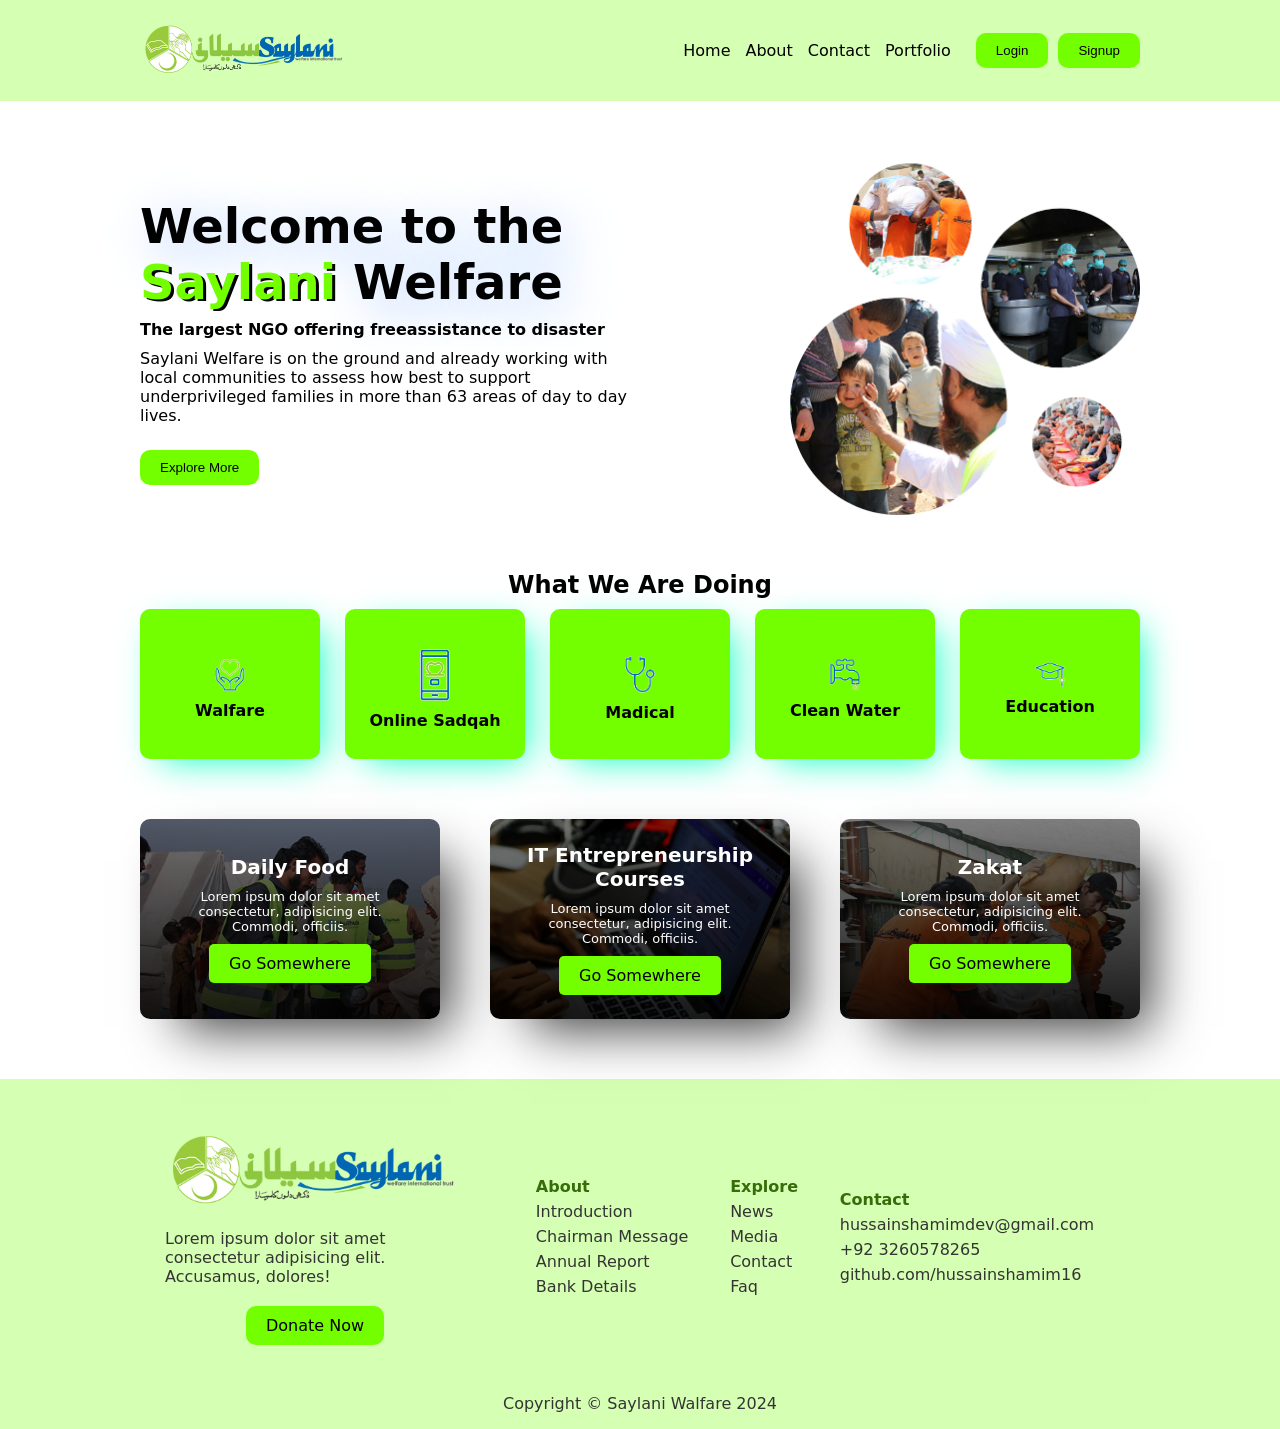
<file: saylani/index.html>
<!doctype html>
<html lang="en">
<head>
    <meta charset="utf-8">
    <meta name="viewport" content="width=device-width, initial-scale=1">
    <title>SAYLANI</title>
    <link rel="shortcut icon" href="./images/favicon-saylani.png" type="image/x-icon">
    <link rel="stylesheet" href="./style.css">
    <link rel="stylesheet" href="./responisve.css">
</head>
<body>
    <!-- navbar -->
    <nav class="navbar">
        <div class="navContainer hs-width hs-flex hs-center">
            <a class="navbar-Logo" href="#">
                <img src="./images/saylani-logo.png" alt="SaylaniKaLOGO">
            </a>
            <div class="navbar-menu hs-flex">
                <ul class="hs-flex">
                    <li>
                        <a href="#">Home</a>
                    </li>
                    <li>
                        <a href="#">About</a>
                    </li>
                    <li>
                        <a href="#">Contact</a>
                    </li>
                    <li>
                        <a href="#">Portfolio</a>
                    </li>
                </ul>
                <div class="btn-group hs-flex">
                    <button class="hs-btn">Login</button>
                    <button class="hs-btn">Signup</button>
                </div>
            </div>
        </div>
    </nav>
    <!-- hero section -->
    <div class="HeroSection hs-width hs-center hs-flex">
        <div class="content hs-flex">
            <h1>Welcome to the <span>Saylani</span> Welfare</h1>
            <h4>The largest NGO offering freeassistance to disaster</h4>
            <p>Saylani Welfare is on the ground and already working with local communities to
                assess how best to support underprivileged families in more than 63 areas of day to day lives.</p>
            <button class="hs-btn">Explore More</button>
        </div>
        <div class="images">
            <img src="./images/Main-Hero-Image.png" alt="MOLANA BASHIR FAROOQI IMAGE">
        </div>
    </div>
    <!-- services cards -->
    <div class="twosection hs-width hs-center">
        <h2>What We Are Doing</h2>
        <div class="box hs-flex">
            <div class="boxes hs-flex">
                <img src="./images/ser1.png" alt="services 1">
                <h4>Walfare</h4>
            </div>
            <div class="boxes hs-flex">
                <img src="./images/ser2.png" alt="services 2">
                <h4>Online Sadqah</h4>
            </div>
            <div class="boxes hs-flex">
                <img src="./images/ser3.png" alt="services 3">
                <h4>Madical</h4>
            </div>
            <div class="boxes hs-flex">
                <img src="./images/ser4.png" alt="services 4">
                <h4>Clean Water</h4>
            </div>
            <div class="boxes hs-flex tab-1">
                <img src="./images/ser5.png" alt="services 5">
                <h4>Education</h4>
            </div>
        </div>
    </div>
    <!-- Donation Cards -->
    <div class="DonationCards hs-width hs-center hs-flex">
        <div class="card hs-flex"
            style="background-image:linear-gradient(rgba(0,0,0,0.5),rgba(0,0,0,0.9)), url(./images/donat1.jpg); ">
            <div class="card-body hs-flex">
                <h5 class="card-title">Daily Food</h5>
                <p>Lorem ipsum dolor sit amet consectetur, adipisicing elit. Commodi, officiis.</p>
                <a href="#" class="btn btn-primary">Go Somewhere</a>
            </div>
        </div>
        <div class="card hs-flex"
            style="background-image:linear-gradient(rgba(0,0,0,0.5),rgba(0,0,0,0.9)), url(./images/donate2.jpg); ">
            <div class="card-body  hs-flex">
                <h5 class="card-title">IT Entrepreneurship Courses</h5>
                <p>Lorem ipsum dolor sit amet consectetur, adipisicing elit. Commodi, officiis.</p>
                <a href="#" class="btn btn-primary">Go Somewhere</a>
            </div>
        </div>
        <div class="card hs-flex"
            style="background-image:linear-gradient(rgba(0,0,0,0.5),rgba(0,0,0,0.9)), url(./images/donate3.jpg); ">
            <div class="card-body  hs-flex">
                <h5 class="card-title">Zakat</h5>
                <p>Lorem ipsum dolor sit amet consectetur, adipisicing elit. Commodi, officiis.</p>
                <a href="#" class="btn btn-primary">Go Somewhere</a>
            </div>
        </div>
    </div>
    <!-- footer -->
    <div class="footer">
        <div class="footer-content  hs-flex hs-width hs-center">
            <div class="image hs-flex">
                <img src="./images/saylani-logo.png" alt="main-logo-footer">
                <p>Lorem ipsum dolor sit amet consectetur adipisicing elit. Accusamus, dolores!</p>
                <a href="#" class="hs-btn">Donate Now</a>
            </div>
            <div class="footer-menu hs-flex">
                <div class="section">
                    <h4>About</h4>
                    <p>Introduction</p>
                    <p>Chairman Message</p>
                    <p>Annual Report</p>
                    <p>Bank Details</p>
                </div>
                <div class="section">
                    <h4>Explore</h4>
                    <p>News</p>
                    <p>Media</p>
                    <p>Contact</p>
                    <p>Faq</p>
                </div>
                <div class="section">
                    <h4>Contact</h4>
                    <p>hussainshamimdev@gmail.com</p>
                    <p>+92 3260578265</p>
                    <p>github.com/hussainshamim16</p>
                </div>
            </div>
        </div>
        <div class="footer-bottom">
            <p>Copyright © Saylani Walfare 2024</p>
        </div>
    </div>
</body>
</html>
</file>
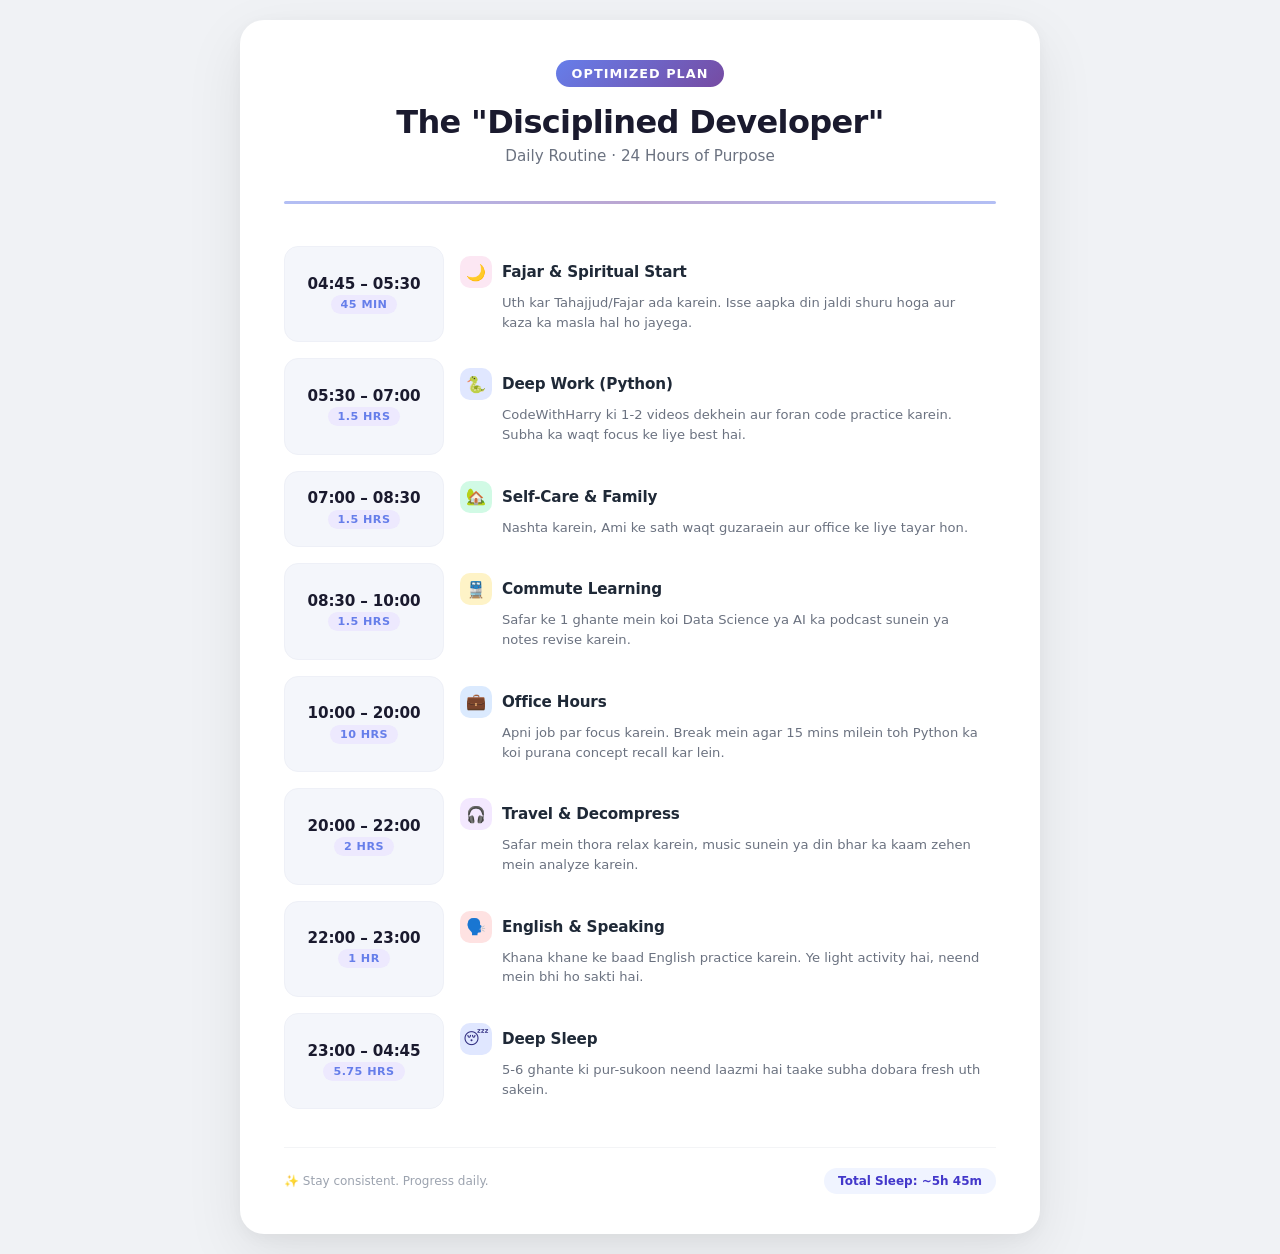
<file: time-table.html>
<!DOCTYPE html>
<html lang="en">
<head>
    <meta charset="UTF-8">
    <meta name="viewport" content="width=device-width, initial-scale=1.0">
    <title>Disciplined Developer - Daily Routine</title>
    <style>
        * {
            margin: 0;
            padding: 0;
            box-sizing: border-box;
        }

        body {
            font-family: 'Inter', 'Segoe UI', system-ui, -apple-system, sans-serif;
            background: #f0f2f5;
            display: flex;
            justify-content: center;
            align-items: center;
            min-height: 100vh;
            padding: 20px;
        }

        .container {
            max-width: 800px;
            width: 100%;
            background: #ffffff;
            border-radius: 24px;
            box-shadow: 0 20px 60px rgba(0, 0, 0, 0.08), 0 4px 16px rgba(0, 0, 0, 0.04);
            overflow: hidden;
            padding: 40px 44px;
        }

        .header {
            text-align: center;
            margin-bottom: 36px;
        }

        .badge {
            display: inline-block;
            background: linear-gradient(135deg, #667eea 0%, #764ba2 100%);
            color: white;
            font-size: 0.8rem;
            font-weight: 600;
            letter-spacing: 0.08em;
            text-transform: uppercase;
            padding: 6px 16px;
            border-radius: 100px;
            margin-bottom: 16px;
        }

        .header h1 {
            font-size: 2rem;
            font-weight: 700;
            color: #1a1a2e;
            letter-spacing: -0.02em;
            margin-bottom: 6px;
        }

        .header .subtitle {
            font-size: 0.95rem;
            color: #6b7280;
            font-weight: 400;
        }

        .divider {
            height: 3px;
            background: linear-gradient(90deg, #667eea 0%, #764ba2 50%, #667eea 100%);
            border-radius: 10px;
            margin-bottom: 36px;
            opacity: 0.5;
        }

        .timeline {
            display: flex;
            flex-direction: column;
            gap: 4px;
        }

        .timeline-item {
            display: flex;
            align-items: stretch;
            gap: 16px;
            transition: all 0.2s ease;
            border-radius: 16px;
            padding: 6px 12px 6px 0;
        }

        .timeline-item:hover {
            background: #f8f9ff;
        }

        .time-block {
            display: flex;
            flex-direction: column;
            align-items: center;
            justify-content: center;
            min-width: 160px;
            max-width: 160px;
            background: #f4f6fb;
            border-radius: 14px;
            padding: 16px 14px;
            text-align: center;
            border: 1px solid #eef0f7;
        }

        .time {
            font-size: 0.95rem;
            font-weight: 700;
            color: #1a1a2e;
            letter-spacing: -0.01em;
            line-height: 1.2;
        }

        .duration {
            font-size: 0.7rem;
            font-weight: 600;
            color: #667eea;
            text-transform: uppercase;
            letter-spacing: 0.04em;
            margin-top: 2px;
            background: #ede9fe;
            padding: 3px 10px;
            border-radius: 100px;
        }

        .content {
            flex: 1;
            display: flex;
            flex-direction: column;
            justify-content: center;
            padding: 10px 0;
        }

        .activity-header {
            display: flex;
            align-items: center;
            gap: 10px;
            margin-bottom: 5px;
        }

        .icon-circle {
            width: 32px;
            height: 32px;
            border-radius: 10px;
            display: flex;
            align-items: center;
            justify-content: center;
            font-size: 1rem;
            flex-shrink: 0;
        }

        .icon-deep-work { background: #e0e7ff; color: #4338ca; }
        .icon-spiritual { background: #fce7f3; color: #be185d; }
        .icon-selfcare { background: #d1fae5; color: #065f46; }
        .icon-commute { background: #fef3c7; color: #b45309; }
        .icon-office { background: #dbeafe; color: #1e40af; }
        .icon-travel { background: #f3e8ff; color: #7c3aed; }
        .icon-english { background: #fee2e2; color: #b91c1c; }
        .icon-sleep { background: #e0e7ff; color: #312e81; }

        .activity-title {
            font-size: 0.95rem;
            font-weight: 700;
            color: #1f2937;
            letter-spacing: -0.01em;
        }

        .activity-detail {
            font-size: 0.82rem;
            color: #6b7280;
            line-height: 1.5;
            font-weight: 400;
            margin-left: 42px;
        }

        .footer {
            margin-top: 32px;
            padding-top: 20px;
            border-top: 1.5px solid #f3f4f6;
            display: flex;
            justify-content: space-between;
            align-items: center;
            font-size: 0.75rem;
            color: #9ca3af;
            font-weight: 500;
        }

        .footer .sleep-highlight {
            background: #f0f4ff;
            padding: 6px 14px;
            border-radius: 100px;
            color: #4338ca;
            font-weight: 600;
            font-size: 0.75rem;
        }

        @media (max-width: 600px) {
            .container {
                padding: 24px 16px;
            }
            .time-block {
                min-width: 110px;
                max-width: 110px;
                padding: 12px 8px;
            }
            .time {
                font-size: 0.8rem;
            }
            .activity-detail {
                margin-left: 0;
                font-size: 0.75rem;
            }
            .activity-title {
                font-size: 0.85rem;
            }
        }

        @media print {
            body {
                background: white;
            }
            .container {
                box-shadow: none;
                border-radius: 0;
                max-width: 100%;
            }
            .timeline-item:hover {
                background: transparent;
            }
        }
    </style>
</head>
<body>
    <div class="container">
        <!-- Header -->
        <div class="header">
            <div class="badge">Optimized Plan</div>
            <h1>The "Disciplined Developer"</h1>
            <p class="subtitle">Daily Routine · 24 Hours of Purpose</p>
        </div>

        <div class="divider"></div>

        <!-- Timeline -->
        <div class="timeline">

            <!-- 04:45 - 05:30 -->
            <div class="timeline-item">
                <div class="time-block">
                    <span class="time">04:45 – 05:30</span>
                    <span class="duration">45 min</span>
                </div>
                <div class="content">
                    <div class="activity-header">
                        <div class="icon-circle icon-spiritual">🌙</div>
                        <span class="activity-title">Fajar & Spiritual Start</span>
                    </div>
                    <p class="activity-detail">Uth kar Tahajjud/Fajar ada karein. Isse aapka din jaldi shuru hoga aur kaza ka masla hal ho jayega.</p>
                </div>
            </div>

            <!-- 05:30 - 07:00 -->
            <div class="timeline-item">
                <div class="time-block">
                    <span class="time">05:30 – 07:00</span>
                    <span class="duration">1.5 hrs</span>
                </div>
                <div class="content">
                    <div class="activity-header">
                        <div class="icon-circle icon-deep-work">🐍</div>
                        <span class="activity-title">Deep Work (Python)</span>
                    </div>
                    <p class="activity-detail">CodeWithHarry ki 1-2 videos dekhein aur foran code practice karein. Subha ka waqt focus ke liye best hai.</p>
                </div>
            </div>

            <!-- 07:00 - 08:30 -->
            <div class="timeline-item">
                <div class="time-block">
                    <span class="time">07:00 – 08:30</span>
                    <span class="duration">1.5 hrs</span>
                </div>
                <div class="content">
                    <div class="activity-header">
                        <div class="icon-circle icon-selfcare">🏡</div>
                        <span class="activity-title">Self-Care & Family</span>
                    </div>
                    <p class="activity-detail">Nashta karein, Ami ke sath waqt guzaraein aur office ke liye tayar hon.</p>
                </div>
            </div>

            <!-- 08:30 - 10:00 -->
            <div class="timeline-item">
                <div class="time-block">
                    <span class="time">08:30 – 10:00</span>
                    <span class="duration">1.5 hrs</span>
                </div>
                <div class="content">
                    <div class="activity-header">
                        <div class="icon-circle icon-commute">🚆</div>
                        <span class="activity-title">Commute Learning</span>
                    </div>
                    <p class="activity-detail">Safar ke 1 ghante mein koi Data Science ya AI ka podcast sunein ya notes revise karein.</p>
                </div>
            </div>

            <!-- 10:00 - 20:00 -->
            <div class="timeline-item">
                <div class="time-block">
                    <span class="time">10:00 – 20:00</span>
                    <span class="duration">10 hrs</span>
                </div>
                <div class="content">
                    <div class="activity-header">
                        <div class="icon-circle icon-office">💼</div>
                        <span class="activity-title">Office Hours</span>
                    </div>
                    <p class="activity-detail">Apni job par focus karein. Break mein agar 15 mins milein toh Python ka koi purana concept recall kar lein.</p>
                </div>
            </div>

            <!-- 20:00 - 22:00 -->
            <div class="timeline-item">
                <div class="time-block">
                    <span class="time">20:00 – 22:00</span>
                    <span class="duration">2 hrs</span>
                </div>
                <div class="content">
                    <div class="activity-header">
                        <div class="icon-circle icon-travel">🎧</div>
                        <span class="activity-title">Travel & Decompress</span>
                    </div>
                    <p class="activity-detail">Safar mein thora relax karein, music sunein ya din bhar ka kaam zehen mein analyze karein.</p>
                </div>
            </div>

            <!-- 22:00 - 23:00 -->
            <div class="timeline-item">
                <div class="time-block">
                    <span class="time">22:00 – 23:00</span>
                    <span class="duration">1 hr</span>
                </div>
                <div class="content">
                    <div class="activity-header">
                        <div class="icon-circle icon-english">🗣️</div>
                        <span class="activity-title">English & Speaking</span>
                    </div>
                    <p class="activity-detail">Khana khane ke baad English practice karein. Ye light activity hai, neend mein bhi ho sakti hai.</p>
                </div>
            </div>

            <!-- 23:00 - 04:45 -->
            <div class="timeline-item">
                <div class="time-block">
                    <span class="time">23:00 – 04:45</span>
                    <span class="duration">5.75 hrs</span>
                </div>
                <div class="content">
                    <div class="activity-header">
                        <div class="icon-circle icon-sleep">😴</div>
                        <span class="activity-title">Deep Sleep</span>
                    </div>
                    <p class="activity-detail">5-6 ghante ki pur-sukoon neend laazmi hai taake subha dobara fresh uth sakein.</p>
                </div>
            </div>

        </div>

        <!-- Footer -->
        <div class="footer">
            <span>✨ Stay consistent. Progress daily.</span>
            <span class="sleep-highlight">Total Sleep: ~5h 45m</span>
        </div>
    </div>
</body>
</html>
</file>
<file: ecom-ui/assets/css/style.css>
/* ############################## Font Face ##################### */
@font-face {
  font-family: "Druk Trial";
  src: url("../fonts/druk-trial/Druk-Super.woff2") format("woff2") url("../fonts/druk-trial/Druk-Super.woff") format("woff");
  font-weight: 800;
  font-style: normal;
  font-display: swap;
}

@font-face {
  font-family: "Druk Trial";
  src: url("../fonts/druk-trial/Druk-Bold.woff2") format("woff2"),
    url("../fonts/druk-trial/Druk-Bold.woff") format("woff");
  font-weight: 700;
  font-style: normal;
  font-display: swap;
}

@font-face {
  font-family: "Druk Trial";
  src: url("../fonts/druk-trial/Druk-Medium.woff2") format("woff2"),
    url("../fonts/druk-trial/Druk-Medium.woff") format("woff");
  font-weight: 500;
  font-style: normal;
  font-display: swap;
}

@font-face {
  font-family: "Inter";
  src: url("../fonts/inter/Inter-Regular.woff2") format("woff2"),
    url("../fonts/inter/Inter-Regular.woff") format("woff");
  font-weight: 400;
  font-style: normal;
  font-display: swap;
}

@font-face {
  font-family: "Inter";
  src: url("../fonts/inter/Inter-Black.woff2") format("woff2"),
    url("../fonts/inter/Inter-Black.woff") format("woff");
  font-weight: 900;
  font-style: normal;
  font-display: swap;
}

@font-face {
  font-family: "Helvetica Now Display";
  src: url("../fonts/helvetica/Helvetica.woff2") format("woff2"),
    url("../fonts/helvetica/Helvetica.woff") format("woff");
  font-weight: 400;
  font-style: normal;
  font-display: swap;
}

:root {
  /* Typography tokens from Figma */
  --font-heading: "Druk Trial", system-ui, -apple-system, BlinkMacSystemFont, "Segoe UI", sans-serif;
  --font-content: "Inter", system-ui, -apple-system, BlinkMacSystemFont, "Segoe UI", sans-serif;
  --font-label: "Helvetica Now Display", system-ui, -apple-system, BlinkMacSystemFont, "Segoe UI", sans-serif;

  /* Base neutrals */
  --color-bg-light: #FDFDFD;
  --color-white: #FFFFFF;
  --color-text-dark: #1F1F1F;
  --color-black: #000000;

  /* Brand / accent */
  --color-accent-gold: #A3783F;
  --color-bg-deep-olive: #2B2A17;
  --color-bg-charcoal: #2F2E2E;
  --color-border-light: #ECECEC;
  --color-deep-neutral: #141213;

  /* Swatch / utility colors from Figma palette */
  --color-brown: #A52A2A;
  --color-red: #FF0000;
  --color-green: #076627;
  --color-deep-green: #205F24;
  --color-gray: #808080;
  --color-silver: #A0A0A0;
  --color-purple: #800080;
  --color-maroon: #811111;
  --color-sky-blue: #87CEEB;
  --color-royal-blue: #4169E1;
  --color-yellow: #FFFF00;
  --color-navy: #000080;
  --color-pink: #FFC0CB;

  /* Gradients (exact from Figma fills) */
  --gradient-hero-light: linear-gradient(141deg, rgba(245, 245, 245, 1) 0%, rgba(210, 210, 210, 1) 100%);
  --gradient-section-dark: linear-gradient(180deg, rgba(31, 31, 31, 1) 0%, rgba(255, 255, 255, 1) 53%);
}

/* ############################## global classes start ##################### */
* {
  margin: 0;
  padding: 0;
  box-sizing: border-box;
}

body {
  font-family: var(--font-content);
}

a {
  font-family: var(--font-label);
}

h1,
h2,
h3,
h4,
h5,
h6 {
  font-family: var(--font-heading);
  text-transform: uppercase;
}

p {
  font-size: 16px;
  padding: 0;
}

.trap-btn {
  background: black;
  padding: 22px 60px;
  border-radius: 15px;
  border: none;
  text-decoration: none;
  color: white;
  font-size: 16px;
  text-transform: uppercase;
  position: relative;
  display: inline-block;
}

a.trap-btn:before {
  content: '';
  position: absolute;
  top: 50%;
  left: auto;
  right: -99px;
  transform: translate(-50%, -50%);
  width: 65px;
  height: 65px;
  display: block;
  background: url("data:image/svg+xml,%3Csvg width='80' height='80' viewBox='0 0 80 80' fill='none' xmlns='http://www.w3.org/2000/svg'%3E%3Cpath d='M27.8857 40.2479H48.2646' stroke='%23A3783F' stroke-width='2' stroke-linecap='round'/%3E%3Cpath d='M38.7373 29.8651L48.3368 39.4646C48.7274 39.8552 48.7274 40.4883 48.3368 40.8789L38.7373 50.4784' stroke='%23A3783F' stroke-width='2' stroke-linecap='round'/%3E%3Crect x='0.5' y='0.5' width='78.0508' height='79' rx='19.5' stroke='%23A3783F'/%3E%3C/svg%3E");
  background-repeat: no-repeat !important;
  background-size: contain !important;
  transition: 0.1s ease-in;
}

a.trap-btn:hover.trap-btn::before {
  right: -110px;
}

a.trap-2-btn {
  text-transform: uppercase;
  background-color: var(--color-accent-gold);
}

a.trap-2-btn:before {
  background: url("data:image/svg+xml,%3Csvg width='80' height='80' viewBox='0 0 80 80' fill='none' xmlns='http://www.w3.org/2000/svg'%3E%3Cpath d='M27.8857 40.2479H48.2646' stroke='%23ffffff' stroke-width='2' stroke-linecap='round'/%3E%3Cpath d='M38.7373 29.8651L48.3368 39.4646C48.7274 39.8552 48.7274 40.4883 48.3368 40.8789L38.7373 50.4784' stroke='%23ffffff' stroke-width='2' stroke-linecap='round'/%3E%3Crect x='0.5' y='0.5' width='78.0508' height='79' rx='19.5' stroke='%23ffffff'/%3E%3C/svg%3E");
}

main {
  padding: 0px;
  margin: 0px;
}

/*  ############################## global classes end ##################### */

/*  ############################## Nav classes start ##################### */
.trap-nav .nav-item .nav-link {
  font-weight: 500;
  font-size: 18px;
  font-family: var(--font-content);
}

.trap-nav .Nav-Icons .users.search {
  border: 1px solid var(--color-accent-gold);
}

.cart-Icon-on-mobile,
.trap-nav .Nav-Icons .users {
  background: transparent;
  border: 1px solid var(--color-black);
  padding: 7px;
  border-radius: 10px;
  cursor: pointer;
}

.cart-Icon-on-mobile:hover,
.trap-nav .Nav-Icons .users:hover {
  background: var(--color-black);
  box-shadow: 1px 1px 15px -6px #0000009c;
  transition: 0.3s ease-in;
  border-color: var(--color-black);
}

.cart-Icon-on-mobile:hover *,
.trap-nav .Nav-Icons .users:hover * {
  color: var(--color-border-light);
  fill: var(--color-border-light);
}

h2 span,
h4 span,
h5 span,
h3 span,
h1 span {
  color: var(--color-accent-gold);
}

.abs-center {
  position: absolute;
  top: 50%;
  left: 50%;
  transform: translate(-50%, -50%);
}

.cart-Icon-on-mobile {
  display: none;
}

.offcanvas.offcanvas-start.show {
  backdrop-filter: blur(3px);
  background: linear-gradient(45deg, var(--color-accent-gold) 40%, #ff864b 120%);
}

.offcanvas.offcanvas-start.show a {
  color: #ffffff;
}

.offcanvas.offcanvas-start.show .Nav-Icons .users path,
.offcanvas.offcanvas-start.show .Nav-Icons .users {
  border-color: white;
  fill: white;
}

/* ############################## Nav classes End ##################### */


/* ##############################  Hero Section start  ##################### */
.trap-hero {
  border-radius: 50px;
  margin: 0px 20px 20px 20px;
}

.trap-hero .hero-wrapper .content h1 {
  font-size: 120px;
  line-height: 110px;
}

.trap-hero .hero-wrapper .content p {
  font-size: 25px;
}

.trap-hero .image {
  right: 0;
  transform: translate(-0%, -50%);
}

/* ##############################  Hero Section End  ##################### */

/* ##############################  Collection Section End  ##################### */

.trap-collection-box {
  border-radius: 30px;
  overflow: hidden;
  padding: 0px 0px 50px 50px;
  color: var(--color-bg-light);
}

.trap-collection-box h2 {
  font-size: 60px;
}

.trap-collection-box p {
  margin: 0;
  line-height: 5px;
}

/* ##############################  Collection Section End  ##################### */

/* ##############################  Feature Product Section End  ##################### */
section.trap-feature-product {
  margin: 100px 0px 0px 0px;
}

section.trap-feature-product .container .content h2 {
  font-size: 120px;
  margin: 0;
}

section.trap-feature-product .product-card .product {
  padding: 0;
}

section.trap-feature-product .product-card .price {
  font-family: var(--font-content);
  font-weight: 600;
  color: var(--color-accent-gold);
}

section.trap-feature-product .product-card .verient-image {
  width: 35%;
}

/* ##############################  Feature Product Section End  ##################### */

/* ##############################  GRADIENT Heading Section Start  ##################### */
section.gradient-heading .container h1 {
  font-size: 490px;
  background: linear-gradient(to bottom, var(--color-text-dark) -200%, #fff0 60%) !important;
  -webkit-background-clip: text !important;
  color: transparent;
  font-weight: 900;
}

/* ##############################  GRADIENT Heading Section End  ##################### */

/* ##############################  Streetwear Section End  ##################### */
.home section.streetwear-section {
  margin-bottom: -100px !important;
  transform: translateY(-250px);
}

section.streetwear-section .content {
  padding: 60px 40px !important;
}

section.streetwear-section h1 {
  font-size: 100px;
  line-height: 95px;
}

section.streetwear-section h2 {
  font-size: 56px;
}

/* ##############################  Streetwear Section End  ##################### */

/* ##############################  What Slider Section End  ##################### */
section.what-slider {
  margin-bottom: 120px !important;
}

.what-slider .container h2 {
  font-size: 85px;
  width: 65%;
  line-height: 80px;
}

.what-slider .swiper {
  width: 70%;
  height: unset;
  border-radius: 30px;
}

.what-slider .swiper-slide {
  font-size: 40px;
  background: #fdfdfd4f;
  backdrop-filter: blur(15px);
  padding: 40px 0px 20px 30px;
}

.what-slider .swiper-button-next svg,
.what-slider .swiper-button-prev svg {
  fill: none;
}

.what-slider .swiper-button-next,
.what-slider .swiper-button-prev {
  border: 1px solid white;
  height: 70px;
  width: 70px;
  border-radius: 20px;
  padding: 20px;
  top: 0px !important;
  position: relative !important;
  display: block;
  margin: 0 !important;
}

.what-slider .swiper-button-next,
.what-slider .swiper-button-prev {
  &.swiper-button-disabled {
    background-color: var(--color-bg-light);
    opacity: 1;
  }
}

.what-slider .swiper-button-disabled svg path {
  stroke: var(--color-black);
  stroke-width: 3px;
}

.what-slider .swiper-slide h3 {
  font-size: 56px;
}

.what-slider .swiper-slide p {
  margin: 0;
  font-size: 19px;
}

/* ##############################  What Slider Section End  ##################### */

/* ##############################  why choose Section start  ##################### */
section.why-choose-card h2 {
  font-size: 130px;
}

section.why-choose-card .why-card {
  background: var(--color-border-light);
  min-height: 380px;
  border-radius: 30px;
  padding: 30px 10px 40px 30px;
  transition-duration: 0.2s;
}

section.why-choose-card .why-card svg {
  width: 50px;
  height: 50px;
}

section.why-choose-card .why-card .content h3 {
  font-size: 45px;
  line-height: 45px;
  color: var(--color-black);
}

section.why-choose-card .why-card .content p {
  line-height: 20px;
}

section.why-choose-card .why-card:hover {
  background-color: var(--color-black);
  color: var(--color-white);
}

section.why-choose-card .why-card:hover h3 {
  color: var(--color-white);

}

section.why-choose-card .why-card:hover svg path {
  fill: var(--color-white);
}

/* ##############################  why choose Section End  ##################### */

/* ##############################   Trap Customer Love  Start  ##################### */
/* */
.trap-customer-love {
  padding: 80px 0;
}

.trap-customer-love .section-heading {
  margin-bottom: 50px;
  font-size: 130px;
}

.swiper.customerlove:after {
  content: '';
  position: absolute;
  top: 0;
  right: 0;
  width: 250px;
  height: 100%;
  pointer-events: none;
  z-index: 10;
  background: linear-gradient(to right,
      rgba(255, 255, 255, 0),
      #fff);
}

.swiper.customerlove:before {
  content: '';
  position: absolute;
  top: 0;
  left: 0;
  width: 250px;
  height: 100%;
  pointer-events: none;
  z-index: 10;
  background: linear-gradient(to left,
      rgba(255, 255, 255, 0),
      #fff);
}

.trap-customer-love .swiper {
  width: 100%;
  height: 100%;
}

.trap-customer-love .swiper-slide {
  background: var(--color-border-light);
  height: 100%;
  border-radius: 30px;
  padding: 10px 10px 40px 10px;
  gap: 20px;
}

.trap-customer-love .swiper-slide img {
  display: block;
  width: 100%;
  height: 100%;
  object-fit: cover;
  border-radius: 20px;
}

.trap-customer-love .swiper-slide .content h2 {
  font-family: 'Inter';
  font-weight: 600;
  font-size: 30px;
  margin: 0;
}


/* ##############################  Trap Customer Love  Section End  ##################### */

/* ##############################  Footer Section start  ##################### */
.site-footer {
  background-color: #000;
  color: #fff;
  padding-top: 60px;
  font-size: 0.95rem;
}

.site-footer a {
  color: #fff;
  text-decoration: none;
  transition: opacity 0.3s ease;
}

.site-footer a:hover {
  opacity: 0.8;
}

.footer-logo {
  max-width: 180px;
  margin-bottom: 20px;
}

.newsletter-title {
  font-size: 25px;
  margin-bottom: 20px;
}

.newsletter-form {
  max-width: 80%;
  border: 1px solid #4d4d4d;
  border-radius: 15px;
  padding: 8px;
  font-family: var(--font-label);
}

.newsletter-form .form-control:focus {
  box-shadow: none;
}

.newsletter-form .form-control {
  padding: 12px 20px;
  border: none !important;
}

.newsletter-form .form-control::placeholder {
  color: var(--color-bg-light);
}

.newsletter-form .btn {
  background-color: var(--color-accent-gold);
  border: none;
  border-radius: 12px;
  padding: 12px 20px;
}

.newsletter-form .btn:hover {
  background-color: #c89a56;
}

.newsletter-note {
  font-size: 12px;
  color: var(--color-bg-light);
  margin-top: 10px;
  line-height: 1.4;
}

.customersupport h5,
.quick-links-wrapper h5 {
  font-size: 40px;
}

.quick-links h5,
.customer-support h5 {
  margin-bottom: 20px;
}

.quick-links ul,
.customer-support ul {
  list-style: none;
  padding: 0;
  margin: 0;
}

.quick-links li,
.customer-support p {
  margin-bottom: 10px;
}

.social-icons a {
  display: inline-flex;
  align-items: center;
  justify-content: center;
  width: 55px;
  height: 55px;
  background-color: transparent;
  border-radius: 10px;
  margin-right: 10px;
  font-size: 1.1rem;
  border: 1px solid white;
}


.payment-icons img {
  height: 45px;
  margin-left: -80px;
  opacity: 0.8;
}

.payment-icons img:hover {
  opacity: 1;
}

.footer-bottom {
  border-top: 1px solid #333;
  padding-top: 20px;
  margin-top: 40px;
  font-size: 0.85rem;
  color: #999;
}

.footer-bottom-links a {
  color: #999;
  margin: 0 10px;
}

.footer-bottom-links a:hover {
  color: #fff;
}

.footerBottomHeading {
  font-size: 420px;
  background: linear-gradient(to bottom, #ffffff -120%, #fff0 70%) !important;
  -webkit-background-clip: text !important;
  color: transparent;
  font-weight: 900;
  transform: translateY(-35px);
}

/* ##############################  Footer Section End  ##################### */

/*  ############################## Cta Footer classes Start ##################### */
.ctaFootertop h2 {
  font-size: 110px;

}

/*  ############################## Cta Footer classes End ##################### */
</file>
<file: ecom-ui/assets/css/responsive-style.css>
/* ##############################  After 1440px  ##################### */
@media (max-width:1439px) {
    body {
        overflow-x: hidden;
        width: 100%;
    }

    /* global classes start */
    /* global classes end */
    .trap-hero .hero-wrapper .content h1 {
        font-size: 97px;
        line-height: 100px;
    }

    .trap-hero .hero-wrapper .content p {
        font-size: 20px;
        margin: 10px 0px 25px 0px !important;
    }

    .trap-btn {
        padding: 15px 30px;
    }

    a.trap-btn:before {
        width: 50px;
        height: 50px;
        right: -75px;
    }

    section.trap-feature-product .container .content h2 {
        font-size: 95px;
    }

    /* ##  GRADIENT Heading Section Start  ## */
    section.gradient-heading .container h1 {
        font-size: 350px;
    }

    /* ##  Streetwear Section Start  ## */
    section.streetwear-section h1 {
        font-size: 80px;
        line-height: 80px;
    }

    section.streetwear-section .content {
        padding: 40px 30px !important;
    }

    section.streetwear-section .content p {
        font-size: 14px;
    }

    section.streetwear-section .image {
        height: 100% !important;
    }

    .streetwear-section .image img {
        height: 600px !important;
    }

    /* ##  what slider Section Start  ## */
    .what-slider .container h2 {
        font-size: 65px;
        width: 50%;
        line-height: 70px;
    }

    .what-slider .trap-slider-wrapper {
        gap: 2px !important;
    }

    .what-slider .whatQuots {
        width: 50px;
        height: 50px;
    }

    .what-slider .swiper-slide {
        font-size: 20px;
        padding: 20px 0px 10px 20px;
    }

    .what-slider .swiper-slide h3 {
        margin: 0;
        font-size: 45px;
    }

    .what-slider .swiper-slide p {
        font-size: 16px;
        padding: 0 !important;
    }

    .what-slider .swiper-slide svg {
        width: 100px;
        height: unset;
        margin: 10px 0px;
    }

    .what-slider .btngrp {
        margin-top: 20px !important;
    }

    .what-slider .swiper-button-next,
    .what-slider .swiper-button-prev {
        height: 60px;
        width: 60px;
        padding: 16px;
    }

    /* ##  why choose card Section  ## */
    section.why-choose-card .why-card {
        padding: 30px 22px 30px 20px;
        min-height: 340px;
    }

    section.why-choose-card .why-card svg {
        width: 40px;
        height: 40px;
    }

    section.why-choose-card .why-card .content h3 {
        font-size: 35px;
        line-height: 35px;
    }

    section.why-choose-card .why-card .content p {
        line-height: 15px;
        font-size: 14px;
    }

    section.why-choose-card h2 {
        font-size: 80px;
        line-height: 80px;
    }

    /* ##  Trap Customer slider Section start  ## */
    .trap-customer-love .swiper-slide {
        padding: 10px 10px 20px 10px;

    }

    .trap-customer-love .swiper-slide img {
        height: 65%;
    }

    .trap-customer-love .swiper-slide .content h2 {
        font-size: 25px;
    }

    .swiper.customerlove:after,
    .swiper.customerlove:before {
        width: 100px;
    }

    /* footer */
    .footerBottomHeading {
        font-size: 312px;
    }

    .social-icons a {
        width: 45px;
        height: 45px;
    }

    .payment-icons img {
        height: 45px;
        margin-left: -160px;
    }

    /* cta footer */
    .ctaFootertop h2 {
        line-height: 80px;
        font-size: 80px;
    }

    .ctaFootertop p {
        margin-top: 20px;
        margin-bottom: 0px;
        font-size: 14px;
    }
}

/* ##############################  After 1024px  ##################### */
@media (max-width:1023px) {
    .trap-hero {
        margin: 0px 10px 10px 10px !important;
    }

    .trap-hero .hero-wrapper .content h1 {
        font-size: 70px;
        line-height: 65px;
    }

    .trap-hero .hero-wrapper .content p {
        font-size: 15px;
        margin: 10px 0px 20px 0px !important;
    }

    .trap-btn {
        padding: 12px 25px;
    }

    a.trap-btn:before {
        width: 40px;
        height: 40px;
        right: -65px;
    }

    /* collection */
    .trap-collection-wrapper {
        margin: 0px 10px !important;

    }

    .trap-collection-box h2 {
        font-size: 45px;
    }

    /* feature product */
    section.trap-feature-product .container .content h2 {
        font-size: 85px;
    }

    section.trap-feature-product .container .content p {
        font-size: 14px;
    }

    /* ##  GRADIENT Heading Section Start  ## */
    section.gradient-heading .container h1 {
        font-size: 260px;
    }

    /* ##  Streetwear Section Start  ## */
    section.streetwear-section {
        margin-bottom: 100px !important;
        transform: translateY(0px);
    }

    section.streetwear-section h1 {
        font-size: 57px;
        line-height: 60px;
    }

    section.streetwear-section .content {
        padding: 40px 30px !important;
    }

    section.streetwear-section .content p {
        font-size: 14px;
    }

    .streetwear-section .image img {
        height: 630px !important;
    }

    /* ##  Streetwear Section Start  ## */
    .what-slider .container h2 {
        font-size: 50px;
        width: 70%;
        line-height: 57px;
    }

    section.why-choose-card .why-card {
        width: 48%;
    }

    /* ##  Trap Customer slider Section start  ## */
    .trap-customer-love .section-heading {
        font-size: 80px;
        line-height: 80px;
    }

    .trap-customer-love .swiper-slide img {
        height: 60%;
    }

    .trap-customer-love .swiper-slide .content {
        padding: 0 !important;
    }

    .trap-customer-love .swiper-slide .content h2 {
        font-size: 20px;
    }

    .trap-customer-love .swiper-slide .content p {
        font-size: 14px;
        margin-bottom: 2px !important;
    }

    /* FOOTER */
    .footerBottomHeading {
        font-size: 230px;
    }

    .payment-icons img {
        text-align: center;
        margin: 0;
        padding: 0;
    }

    .social-container .w-50 {
        width: 100% !important;
    }

    .footer-bottom-links a {
        margin: 0 20px;
    }

    /* Cta Footer */
    .ctaFootertop h2 {
        line-height: 60px;
        font-size: 55px;
    }

    .ctaFootertop p {
        margin-top: 10px;
        font-size: 12px;
    }
}

/* ##############################  After 769px  ##################### */
@media (max-width:768px) {

    a.trap-btn:hover.trap-btn::before {
        right: -75px;
    }

    /* global classes end */

    .trap-hero {
        overflow: hidden;
    }

    .trap-hero .hero-wrapper .content h1 {
        font-size: 54px;
        line-height: 60px;
    }

    .trap-hero .hero-wrapper .content p {
        font-size: 14px;
        margin: 10px 0px 20px 0px !important;
    }

    .trap-btn {
        padding: 10px 20px;
    }

    a.trap-btn:before {
        width: 35px;
        height: 35px;
        right: -53px;
    }

    a.trap-btn:hover.trap-btn::before {
        right: -63px;
    }


    .trap-collection-box {
        padding: 0px 0px 30px 30px;
    }

    /* collection */
    .trap-collection-box {
        padding: 0px 0px 30px 30px;
        height: 50%;
        background-position: top !important;
    }

    /* feature product */
    section.trap-feature-product .container .content h2 {
        font-size: 85px;
        line-height: 80px;
    }

    section.trap-feature-product .product-card {
        margin-top: 25px;
    }

    /* ##  GRADIENT Heading Section Start  ## */
    section.gradient-heading .container h1 {
        font-size: 190px;
    }

    /* ##  Streetwear Section Start  ## */
   .home section.streetwear-section {
        margin-bottom: 100px !important;
        transform: translateY(0px);
    }

    section.streetwear-section h1 {
        font-size: 80px;
        line-height: 85px;
        width: 100% !important;
    }

    .streetwear-section .image {
        padding: 0px;
        margin: 0px;
    }

    /* ##  Streetwear Section Start  ## */
    .trap-slider-wrapper {
        width: 100% !important;
    }

    .what-slider .container h2 {
        font-size: 50px;
        width: 70%;
        line-height: 57px;
    }

    .what-slider .swiper {
        width: 100%;
    }

    .what-slider .container h2 {
        font-size: 70px;
        width: 100%;
        line-height: 65px;
        margin-bottom: 20px;
    }

    .what-slider .swiper-slide {
        font-size: 20px;
        padding: 20px 20px 10px 20px;
    }

    section.why-choose-card .why-card {
        width: 100%;
    }

    section.why-choose-card h2 {
        margin-bottom: 30px;
    }

    /* ##  Trap Customer slider Section start  ## */
    .trap-customer-love .swiper-slide img {
        height: 70%;
    }

    .trap-customer-love .swiper-slide {
        justify-content: space-between;
        padding: 10px 10px 40px 10px;
    }

    .swiper.customerlove:after,
    .swiper.customerlove:before {
        width: 75px;
    }

    .payment-icons img {
        margin-left: -230px !important;
    }

    .footerBottomHeading {
        font-size: 165px;
    }

    .footer-bottom-links .col-md-4 {
        margin-bottom: 20px;
    }

    .footer-bottom-links a {
        margin: 0 1px;
        font-size: 18px;
    }

    .footer-text-wrapper {
        margin-top: 20px;
    }

}

/* ##############################  After 577px  ##################### */
@media (max-width: 577px) {

    /* header */
    .trap-nav .navbar-brand img {
        width: 100px;
        height: 50px;
    }

    a.trap-btn:before {
        right: -55px;

    }

    /* global classes end */

    .trap-hero {
        border-radius: 25px;
        overflow: hidden;
    }

    .hero-wrapper {
        align-items: start !important;
        padding-top: 25px;
    }

    .trap-hero .hero-wrapper .content {
        width: 100% !important;
    }

    .trap-hero .hero-wrapper .content h1 {
        font-size: 70px;
        line-height: 70px;
    }

    .trap-hero .hero-wrapper .content p {
        font-size: 14px;
        margin: 10px 0px 20px 0px !important;
    }

    .trap-hero .image {
        top: 80%;
        left: 50%;
        transform: translate(-50%, -50%);
        width: 80% !important;
    }

    /* feature product */
    section.trap-feature-product .container .content h2 {
        font-size: 70px;
    }

    section.trap-feature-product .product-card .product {
        padding: 0px 10px;
    }

    /* ##  GRADIENT Heading Section Start  ## */
    section.gradient-heading {
        margin: 50px 0px;
    }

    section.gradient-heading .container h1 {
        font-size: 150px;
        line-height: 130px;
        background: linear-gradient(to bottom, var(--color-text-dark) -200%, #fff0 100%) !important;
        -webkit-background-clip: text !important;
        color: transparent;
    }

    /* ##  Streetwear Section Start  ## */
    section.streetwear-section h1 {
        font-size: 65px;
        line-height: 60px;
    }

    section.streetwear-section .content {
        padding: 30px 20px !important;
    }

    section.streetwear-section .content p {
        font-size: 13px;
    }

    section.streetwear-section .row {
        padding: 10px;
    }

    .streetwear-section .image img {
        height: 200px !important;
        width: 100% !important;
    }

    /* ##  Streetwear Section Start  ## */
    .what-slider .container h2 {
        font-size: 55px;
    }

    .what-slider .trap-slider-wrapper {
        padding: 0 3px;
    }

    .what-slider .swiper-slide p {
        font-size: 14px;
    }

    .what-slider .swiper-slide h3 {
        font-size: 35px;
    }

    section.why-choose-card h2 {
        font-size: 65px;

        line-height: 60px;
    }

    .why-choose-card .row {
        margin: 0 !important;
    }

    /* ##  Trap Customer slider Section start  ## */
    .trap-customer-love .section-heading {
        font-size: 65px;
        line-height: 60px;
    }

    .trap-customer-love .swiper-slide img {
        height: 70%;
        object-fit: fill;
    }

    .swiper.customerlove:after,
    .swiper.customerlove:before {
        width: 0px;
    }

    .payment-icons img {
        height: 28px;
        margin-left: 0px !important;
    }

    .footerBottomHeading {
        font-size: 95px;
        padding-top: 14px;
    }

    .footer-bottom-links a {
        margin: 0 6px;
        font-size: 14px;
    }

    .cart-ondex {
        display: none;
    }

    .cart-Icon-on-mobile {
        display: flex;
    }

    /* cta footer  */
    .ctaFootertop .w-50 {
        width: 100% !important;
    }
}
</file>
<file: saylani/style.css>
* {
    margin: 0;
    padding: 0;
    box-sizing: border-box;
}

body {
    font-family: system-ui, Arial, Helvetica, sans-serif;
}

/* global classes */
.hs-flex {
    display: flex;
    align-items: center;
    justify-content: center;
}

.hs-center {
    margin: 0 auto;
}

.hs-p {
    padding: 0;
}

.hs-m {
    margin: 0;
}

.hs-width {
    width: 1000px;
}

.hs-btn {
    padding: 10px 20px;
    border-radius: 10px;
    border: none;
    background-color: #73ff00;
    transition-duration: 0.9s;
    color: rgb(0, 0, 0);
    cursor: pointer;
}

.hs-btn:hover {
    box-shadow: 11px 10px 0px -3px #000000;
    margin-top: 16px;
    margin-left: -4px;
}

/* random Classes */

/* ---------------------------------------- 
                  NAVBAR
---------------------------------------- */
.navbar {
    background-color: #73ff004d;
    padding: 20px 0px;
}

.navbar-Logo {
    width: 30%;
}

.navbar .navbar-Logo img {
    width: 70%;
}

.navbar .navContainer {
    justify-content: space-between;
}

.navbar .navbar-menu {
    width: 60%;
    justify-content: flex-end;
    gap: 25px;
}

.navbar .navbar-menu ul {
    list-style: none;
    justify-content: space-evenly;
    gap: 15px;
}

.navbar .navbar-menu ul li a {
    text-decoration: none;
    color: black;
}
.btn-group{
    gap: 10px;
    justify-content: space-around;
}
/* ---------------------------------------- 
                  Hero Section
 ---------------------------------------- */
.HeroSection {
    margin-top: 40px;
    height: 400px;
    justify-content: space-between;
}

.HeroSection .content {
    flex-direction: column;
    gap: 10px;
    align-items: flex-start;
    width: 50%;
    height: 100%;
}

.HeroSection .content h1 {
    font-size: 3rem;
    text-shadow: 10px 10px 50px #a8c7fa;
}

.HeroSection .content h1 span {
    color: #73ff00;
    text-shadow: 3px 2px #000000;
    animation: textAnimation 3s ease infinite;
}

.HeroSection .content button {
    margin-top: 15px;
}

.HeroSection .images {
    /* border: 2px solid #73ff00; */
    text-align: right;
    width: 50%;
}

.HeroSection .images img {
    width: 70%;
}

/* ---------------------------------------- 
                  services Section
 ---------------------------------------- */
.twosection {
    text-align: center;
    margin: 30px auto 20px auto;
}

.twosection .box {
    width: 100%;
    height: 200px;
    padding: 10px 0px 40px 0px;
    justify-content: space-between;
}

.twosection .box .boxes {
    width: 18%;
    height: 150px;
    background-color: #73ff00;
    border-radius: 10px;
    box-shadow: 10px 10px 35px -10px #00ffbf;
    flex-direction: column;
    transition-duration: 0.3s;
}

.twosection .box .boxes:hover {
    box-shadow: 25px 25px 3px -5px #000000;
    margin-top: -10px;
    margin-left: -2px;
}

.twosection .box .boxes img {
    text-align: center;
    width: 50px;
    padding: 10px;
}

/* ---------------------------------------- 
                  Donation Section
 ---------------------------------------- */

.DonationCards {
    justify-content: space-between;
}

.DonationCards .card {
    background-repeat: no-repeat;
    background-size: cover;
    position: relative;
    width: 30%;
    height: 200px;
    border-radius: 10px;
    text-align: left;
    color: white;
    box-shadow: 25px 25px 50px -15px #3b3b3b;
}

.DonationCards .card .card-body {
    flex-direction: column;
    text-align: center;
    gap: 10px;
}

.DonationCards .card .card-body h5 {
    font-size: 20px;
}

.DonationCards .card .card-body p {
    font-size: 13px;
    width: 80%;
}

.DonationCards .card .card-body a {
    padding: 10px 20px;
    text-decoration: none;
    color: black;
    background-color: #73ff00;
    border-radius: 5px;
}

/* ---------------------------------------- 
                  Footer Section
 ---------------------------------------- */
.footer {
    background-color: #73ff004d;
    height: 350px;
    margin-top: 60px;
}

.footer .footer-content {
    justify-content: space-around;
    height: 90%;
}

.footer .footer-content .image {
    width: 30%;
    flex-direction: column;
    gap: 20px;
    height: 100%;
}

.footer .footer-content a {
    text-decoration: none;
}

.footer .footer-content p {
    color: #343434;
}

.footer .footer-content .image img {
    width: 100%;
}

.footer .footer-content .footer-menu {
    height: 100%;
    width: 60%;
    justify-content: space-around;
}

.footer .footer-content .footer-menu .section {
    color: #366c09;
    line-height: 25px;
}

.footer .footer-bottom {
    text-align: center;
    height: 10%;
}

.footer .footer-bottom p {
    color: #343434;
    text-align: center;
}


@keyframes textAnimation {
    0% {
        text-shadow: 3px 2px #000000;
    }

    50% {
        text-shadow: 4px 4px #000000;
    }

    100% {
        text-shadow: 3px 2px #000000;
    }
}
</file>
<file: saylani/responisve.css>
/* reponsive layout */



/* Section layout 100% */
@media (max-width: 999px) {
    .hs-width {
        width: 100%;
        margin: 0;
    }
}

/* Laptop */
@media (min-width: 768px) and (max-width: 999px) {

    /* header */
    .navbar .navContainer {
        justify-content: space-between;
    }

    .hs-width {
        /* width: 100%; */
        padding-left: 20px;
        padding-right: 20px;
    }

    /* hero section */
    .HeroSection .content {
        width: 45%;
    }

    .HeroSection .images {
        width: 45%;
    }

    .HeroSection .content h1 {
        font-size: 2rem;
    }

    .HeroSection .content h4 {
        font-size: 0.9rem;
    }

    .HeroSection .content p {
        font-size: 14px;
    }

    .HeroSection .images img {
        width: 70%;
    }

    /* we are doing */
    .twosection .box .boxes img {
        width: 45px;
    }

    .twosection .box .boxes {
        height: 110px;
    }

    .twosection .box h4 {
        font-size: 12px;
    }

    /* donate */
    .DonationCards .card .card-body h5 {
        font-size: 13px;
    }

    .DonationCards .card .card-body p {
        font-size: 8px;
    }

    .DonationCards .card .card-body a {
        padding: 10px;
        font-size: 12px;
    }

    /* footer */
    .footer .footer-content p {
        font-size: 14px;
        text-align: center;
    }

    .footer .footer-menu h4 {
        text-align: center;
        margin-bottom: 20px;
    }

}

/* tablet */
@media (min-width: 576px) and (max-width: 767px) {
    .hs-width {
        padding: 0px 10px;
    }

    /* header */
    .navbar .navbar-menu ul {
        display: none;
    }

    .navbar .navbar-Logo img {
        width: 85%;
    }

    /* hero section */
    .HeroSection {
        flex-direction: column;
        height: auto;
        gap: 40px;
        padding-top: 20px;
        margin: 50px 0px;
    }

    .HeroSection .content {
        width: 100%;
        text-align: center;
    }

    .HeroSection h4 {
        width: 100%;
    }

    .HeroSection .content button {
        margin: 0 auto;
    }

    .HeroSection .images {
        text-align: center;
        width: 80%;
    }

    /* services cards */
    .twosection .box {
        flex-wrap: wrap;
        height: auto;
        gap: 20px;
        margin: 20px 0px;
    }

    .twosection .box .boxes {
        width: 48%;
    }

    .twosection .box .boxes img {
        width: 75px;
    }

    .tab-1 {
        flex: 1;
    }

    /* donation */
    .DonationCards {
        flex-direction: column;
        gap: 20px;
    }

    .DonationCards .card {
        width: 100%;
    }

    /* footer */
    .footer {
        height: auto;
    }

    .footer .footer-content {
        flex-direction: column;
        align-items: flex-start;
    }

    .footer .footer-content .footer-menu {
        width: 100%;
        flex-direction: column;
        /* align-items: flex-start; */
        padding: 20px 20px;
        gap: 20px;
        text-align: center;

    }

    .footer .footer-content .image {
        width: 100%;
    }
}

/* Mobile */
@media (max-width: 575px) {
    .hs-width {
        padding: 0px 10px;
    }

    /* header */
    .navbar .navbar-menu ul {
        display: none;
    }

    .navbar .navbar-Logo img {
        width: 100%;
    }

    /* hero section */
    .HeroSection {
        flex-direction: column;
        height: auto;
        gap: 40px;
        padding-top: 20px;
        margin: 50px 0px;
    }

    .HeroSection .content {
        width: 100%;
        text-align: center;
    }

    .HeroSection h4 {
        width: 100%;
    }

    .HeroSection .content button {
        margin: 0 auto;
    }

    .HeroSection .images {
        text-align: center;
        width: 80%;
    }

    /* services cards */
    .twosection .box {
        flex-wrap: wrap;
        height: auto;
        gap: 20px;
        margin: 20px 0px;
    }

    .twosection .box .boxes {
        width: 45%;
        height: 100px;
    }

    .twosection .box .boxes img {
        width: 55px;
    }

    .tab-1 {
        flex: 1;
    }

    /* donation */
    .DonationCards {
        flex-direction: column;
        gap: 20px;
    }

    .DonationCards .card {
        width: 100%;
    }

    /* footer */
    .footer {
        height: auto;
    }

    .footer .footer-content {
        flex-direction: column;
        align-items: flex-start;
    }

    .footer .footer-content .footer-menu {
        width: 100%;
        flex-direction: column;
        /* align-items: flex-start; */
        padding: 20px 20px;
        gap: 20px;
        text-align: center;

    }

    .footer .footer-content .image {
        width: 100%;
    }

    .footer .footer-content p {
        text-align: center;
    }
}
</file>
